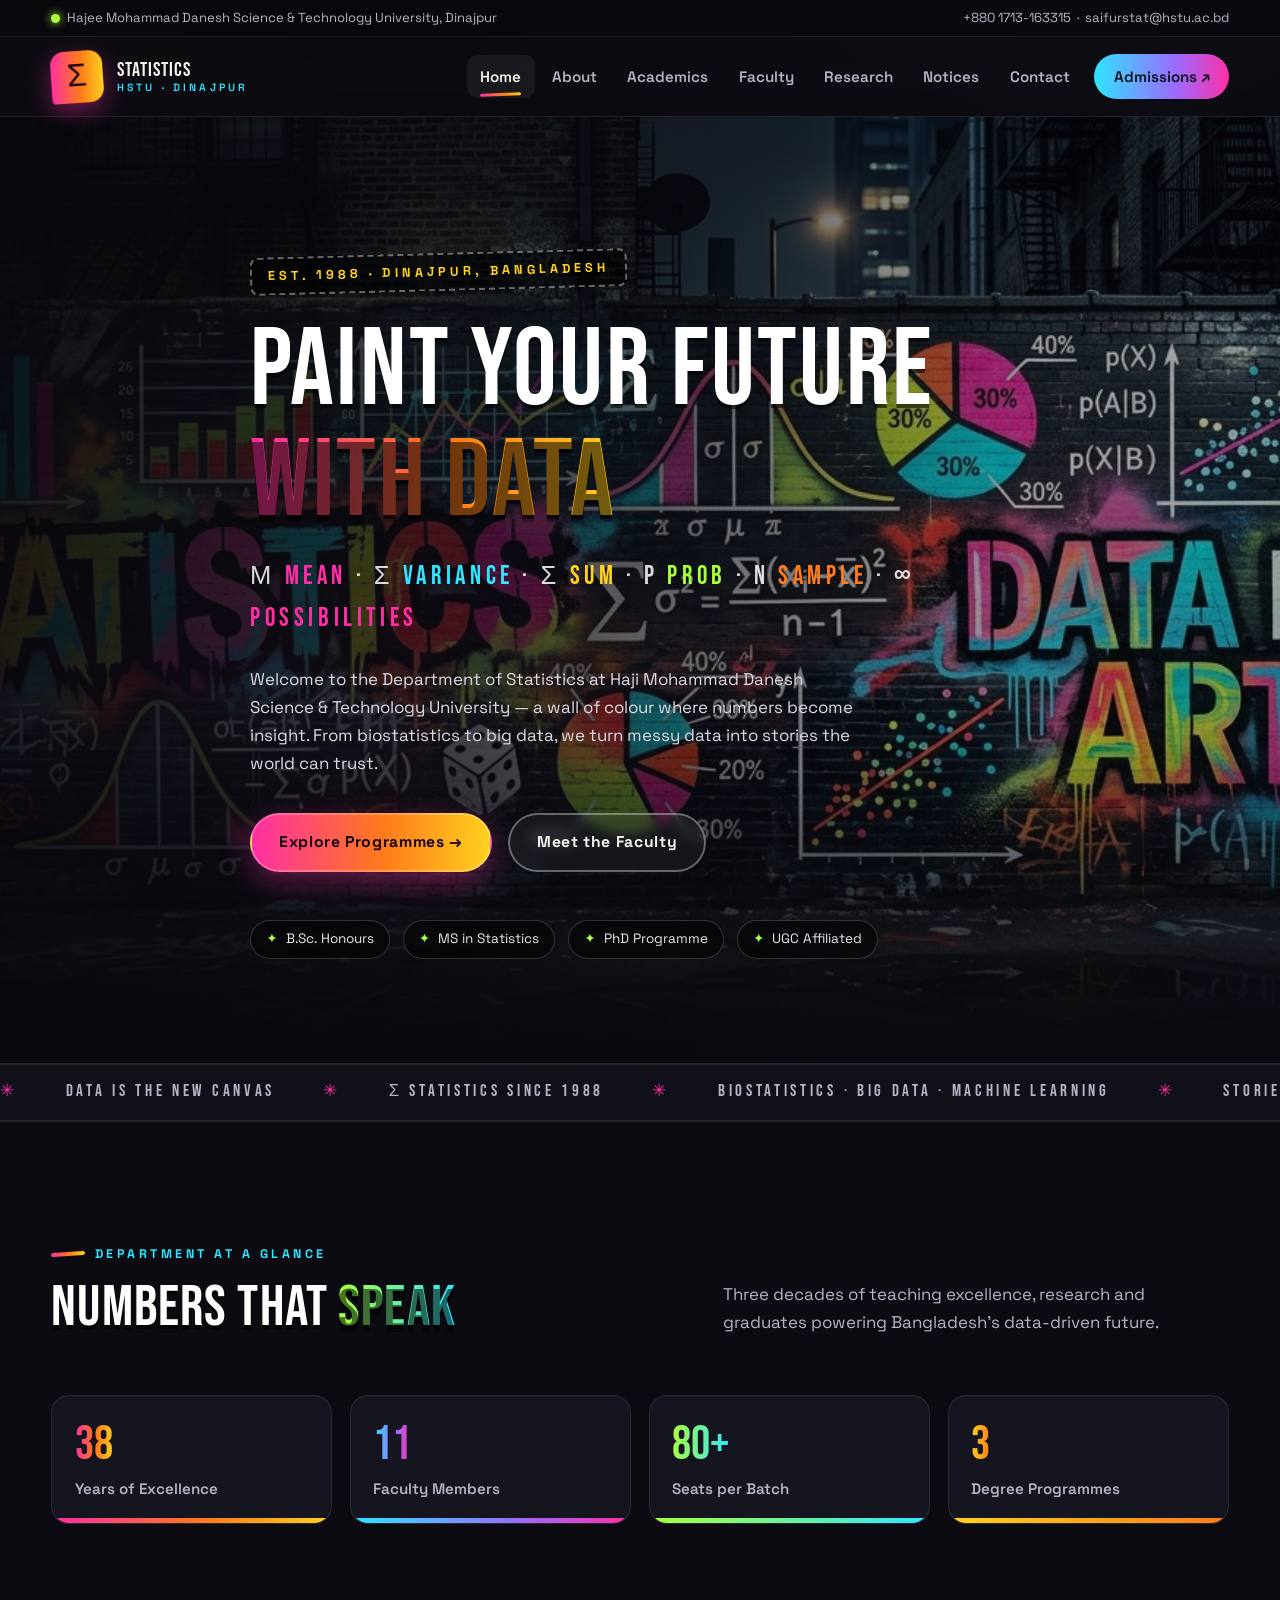
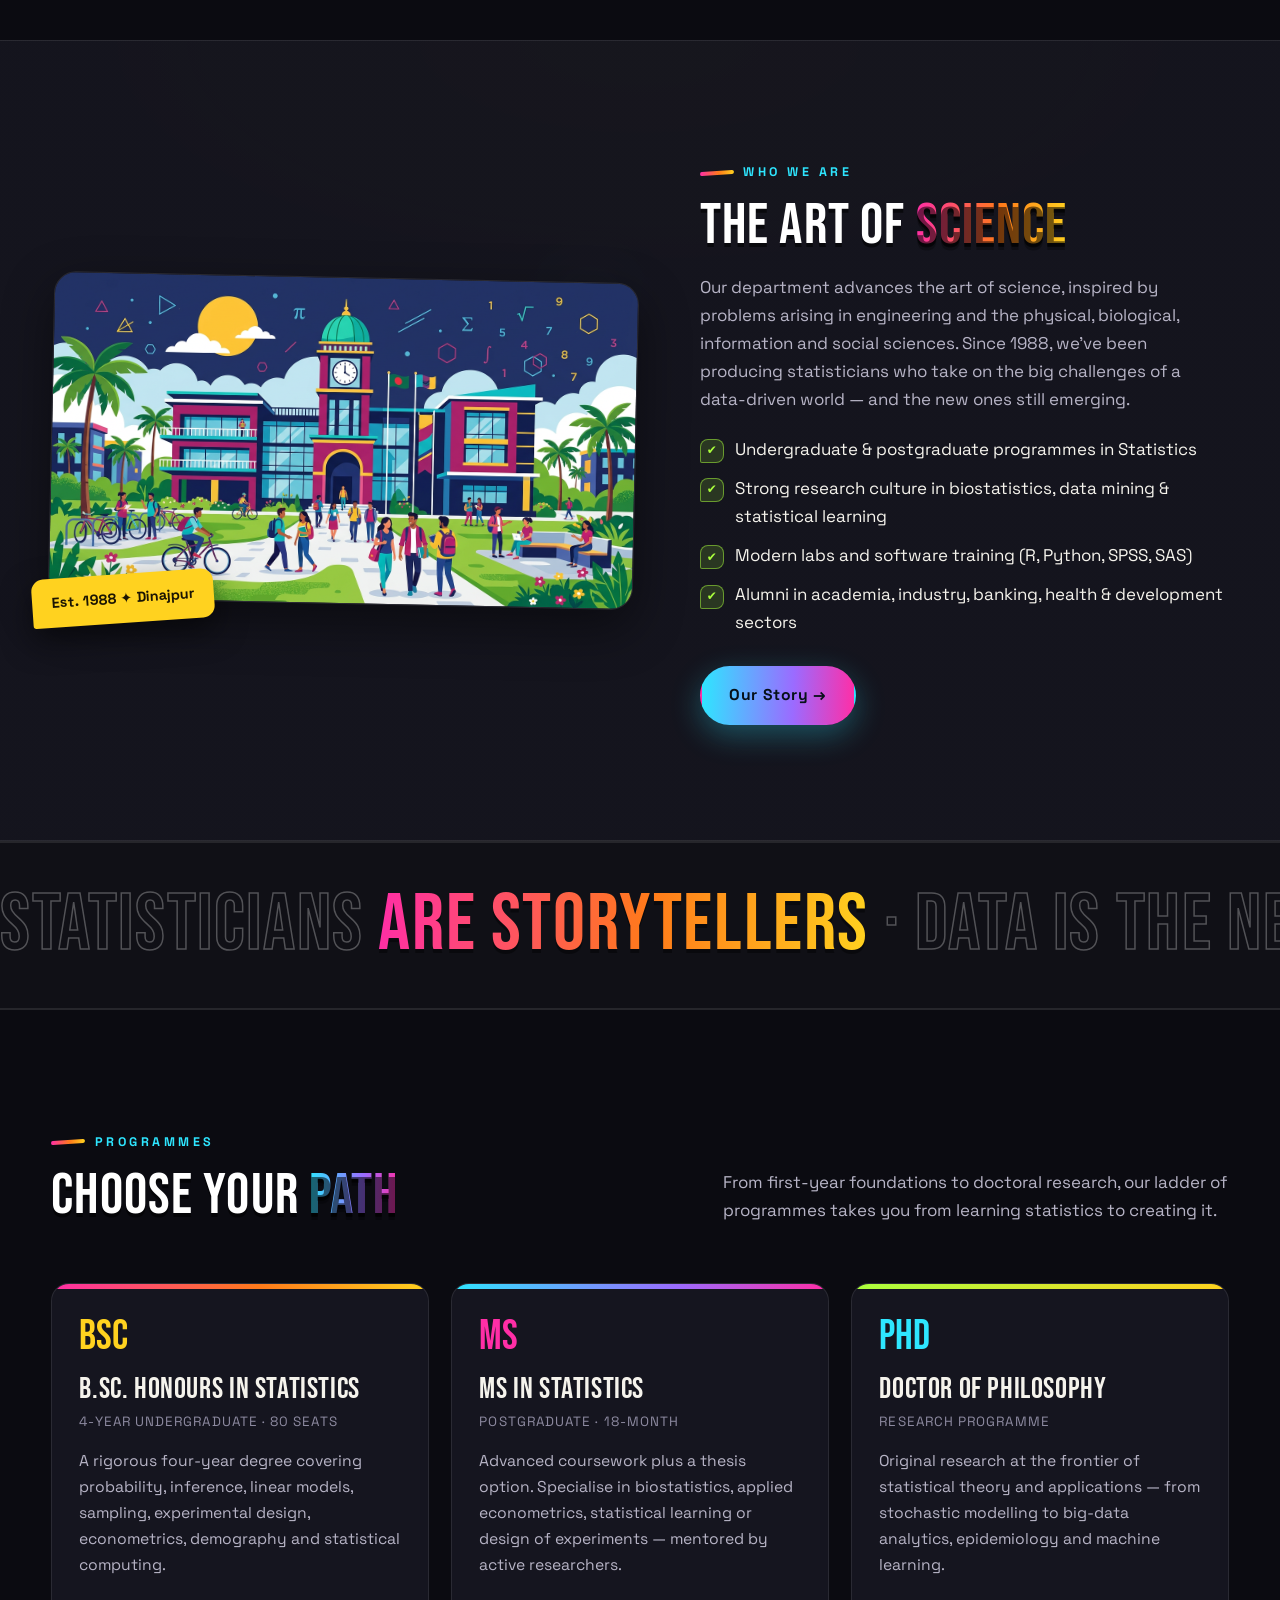
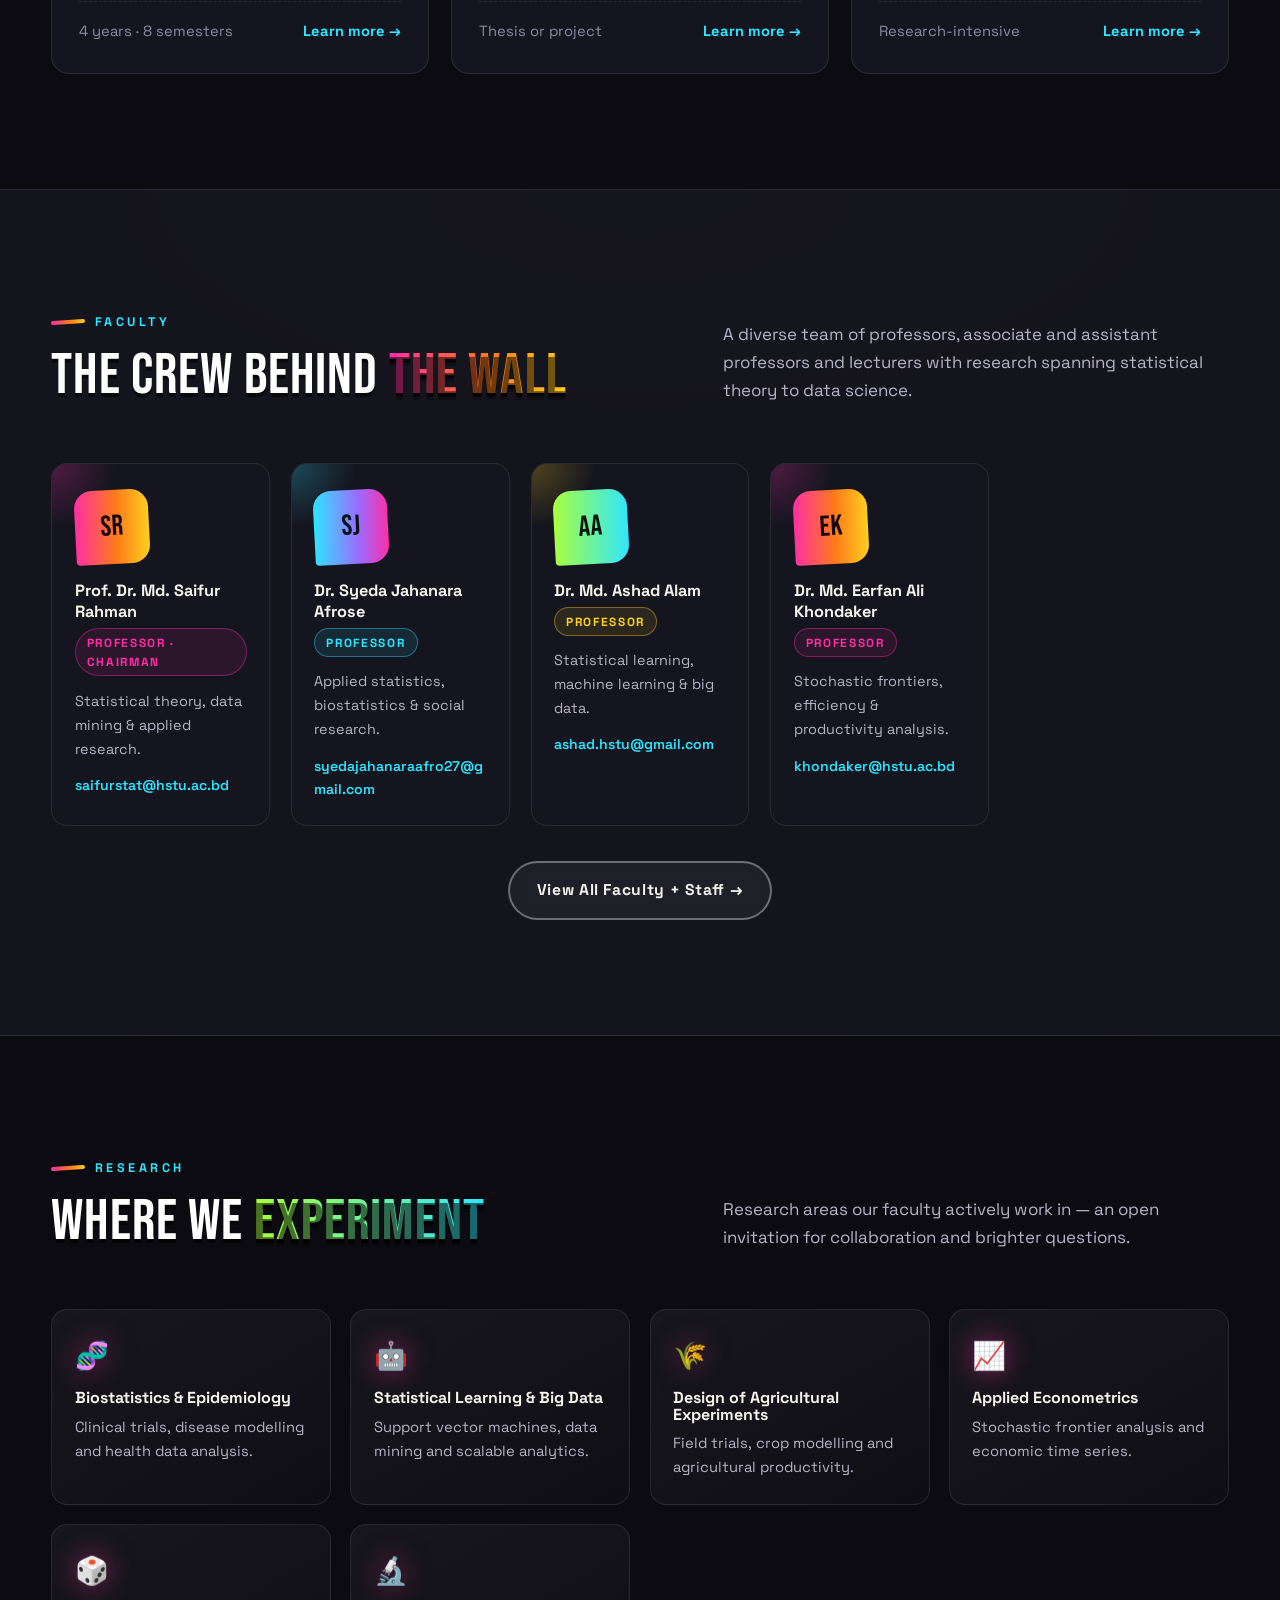
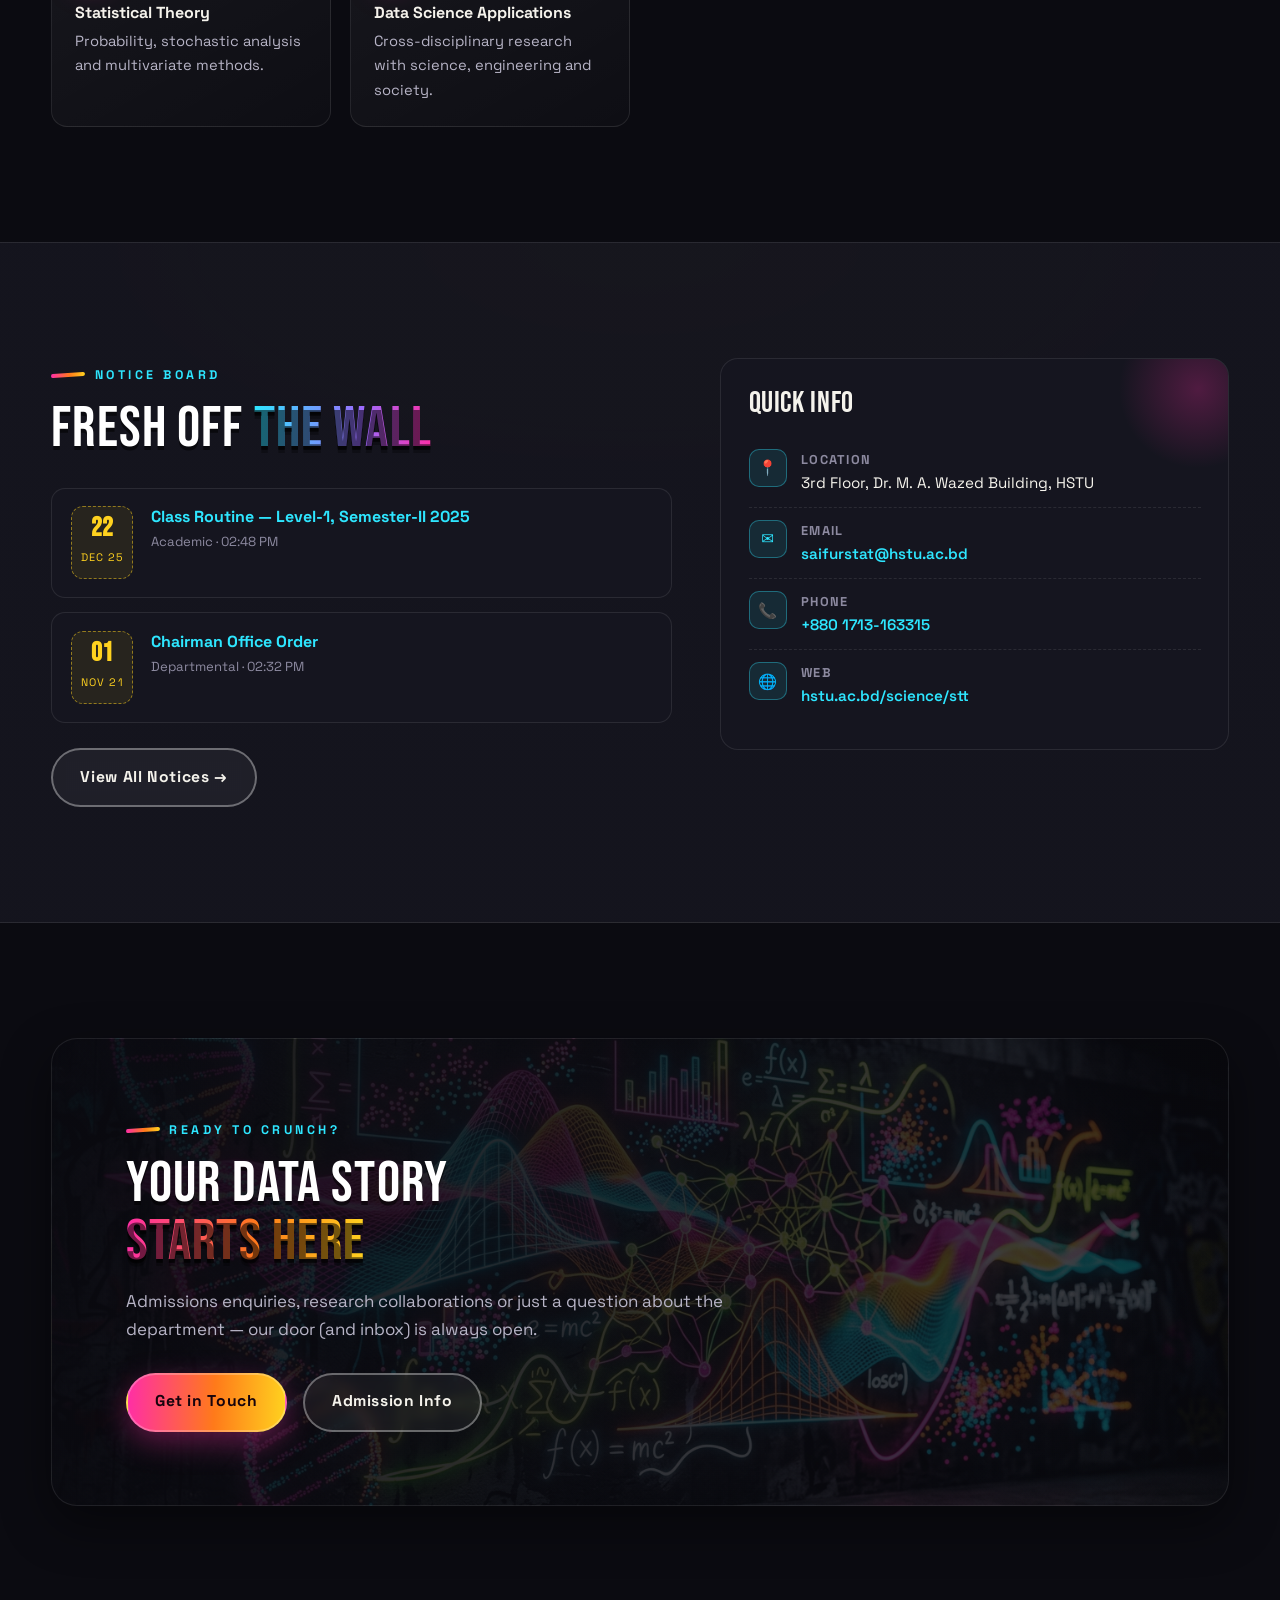
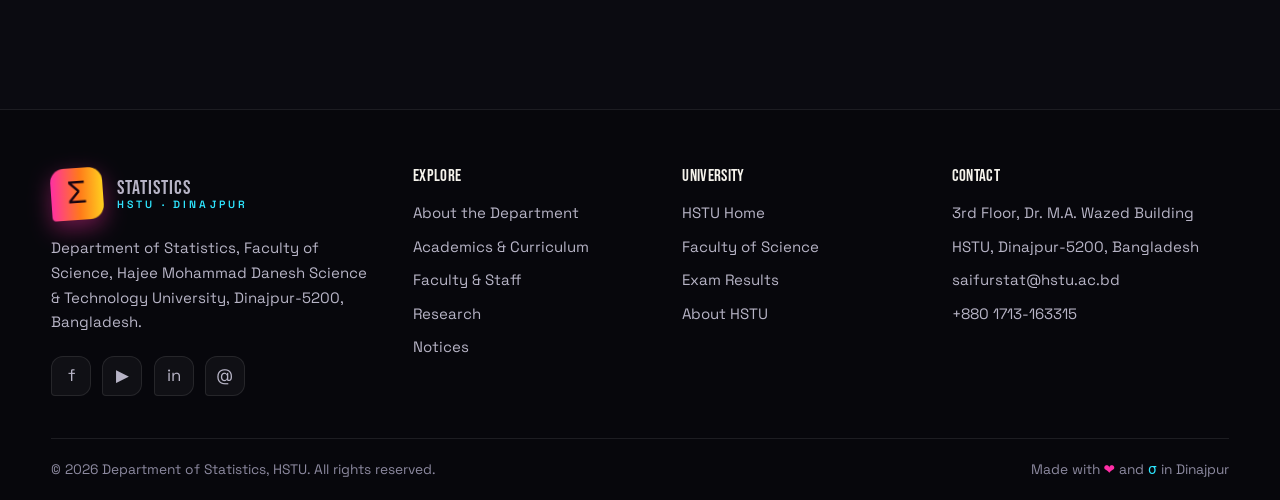
<file: index.html>
<!DOCTYPE html>
<html lang="en">
<head>
  <meta charset="UTF-8" />
  <meta name="viewport" content="width=device-width, initial-scale=1.0" />
  <title>Department of Statistics | HSTU — Dinajpur</title>
  <meta name="description" content="Official website of the Department of Statistics, Hajee Mohammad Danesh Science and Technology University (HSTU), Dinajpur, Bangladesh. B.Sc. (Hons.), MS and PhD programmes in Statistics." />
  <link rel="icon" href="data:image/svg+xml,<svg xmlns='http://www.w3.org/2000/svg' viewBox='0 0 100 100'><rect width='100' height='100' rx='20' fill='%23ff2ea6'/><text x='50' y='70' font-size='60' font-family='Arial Black' font-weight='900' text-anchor='middle' fill='%230b0b11'>Σ</text></svg>" />
  <link rel="preconnect" href="https://fonts.googleapis.com" />
  <link rel="preconnect" href="https://fonts.gstatic.com" crossorigin />
  <link href="https://fonts.googleapis.com/css2?family=Bebas+Neue&family=Space+Grotesk:wght@400;500;600;700&display=swap" rel="stylesheet" />
  <link rel="stylesheet" href="css/style.css" />
</head>
<body>
  <a class="skip-link" href="#main">Skip to content</a>

  <!-- Top utility bar -->
  <div class="topbar">
    <div class="container topbar-inner">
      <span class="topbar-flag"><span class="dot"></span> Hajee Mohammad Danesh Science &amp; Technology University, Dinajpur</span>
      <span>
        <a href="tel:+8801713163315">+880 1713-163315</a>
        &nbsp;·&nbsp;
        <a href="mailto:saifurstat@hstu.ac.bd">saifurstat@hstu.ac.bd</a>
      </span>
    </div>
  </div>

  <!-- Header -->
  <header class="site-header">
    <div class="container header-inner">
      <a class="brand" href="index.html">
        <span class="brand-logo">Σ</span>
        <span class="brand-name">Statistics<span>HSTU · Dinajpur</span></span>
      </a>

      <nav class="nav" id="primary-nav" aria-label="Main navigation">
        <a href="index.html" aria-current="page">Home</a>
        <a href="about.html">About</a>
        <a href="academics.html">Academics</a>
        <a href="faculty.html">Faculty</a>
        <a href="research.html">Research</a>
        <a href="notices.html">Notices</a>
        <a href="contact.html">Contact</a>
        <a class="nav-cta" href="academics.html#admission">Admissions ↗</a>
      </nav>

      <button class="nav-toggle" aria-expanded="false" aria-controls="primary-nav" aria-label="Toggle menu"><span class="icon-open">☰</span><span class="icon-close">✕</span></button>
    </div>
  </header>
  <div class="nav-overlay"></div>

  <main id="main">
    <!-- ============ HERO ============ -->
    <section class="hero">
      <div class="hero-bg" role="img" aria-label="Graffiti mural of statistics symbols: bar charts, bell curves, pie charts and painted STATISTICS lettering"></div>
      <div class="container hero-content">
        <span class="hero-spray">Est. 1988 · Dinajpur, Bangladesh</span>
        <h1 class="paint-h1">Paint Your Future <span class="tag">with Data</span></h1>
        <p class="hero-tagz"><b>μ</b> <span class="t-m">mean</span> · <b>σ</b> <span class="t-c">variance</span> · <b>Σ</b> <span class="t-y">sum</span> · <b>p</b> <span class="t-l">prob</span> · <b>n</b> <span class="t-o">sample</span> · <b>∞</b> <span class="t-m">possibilities</span></p>
        <p class="hero-lede">
          Welcome to the Department of Statistics at Haji Mohammad Danesh Science &amp; Technology University —
          a wall of colour where numbers become insight. From biostatistics to big data, we turn messy data into stories the world can trust.
        </p>
        <div class="hero-ctas">
          <a class="btn btn--primary" href="academics.html">Explore Programmes →</a>
          <a class="btn btn--ghost" href="faculty.html">Meet the Faculty</a>
        </div>
        <div class="hero-badges">
          <span class="badge"><i>✦</i> B.Sc. Honours</span>
          <span class="badge"><i>✦</i> MS in Statistics</span>
          <span class="badge"><i>✦</i> PhD Programme</span>
          <span class="badge"><i>✦</i> UGC Affiliated</span>
        </div>
      </div>
    </section>

    <!-- Ticker -->
    <div class="ticker" aria-hidden="true">
      <div class="ticker-track">
        <span>Data is the new canvas</span>
        <span>Σ Statistics since 1988</span>
        <span>Biostatistics · Big Data · Machine Learning</span>
        <span>Stories hidden in numbers</span>
        <span>Dinajpur · Bangladesh</span>
      </div>
    </div>

    <!-- ============ QUICK STATS ============ -->
    <section class="section" aria-labelledby="stats-h">
      <div class="container">
        <div class="section-head reveal">
          <div>
            <span class="eyebrow">Department at a glance</span>
            <h2 id="stats-h" class="paint-h2">Numbers that <span class="tag tag--lime">speak</span></h2>
          </div>
          <p>Three decades of teaching excellence, research and graduates powering Bangladesh's data-driven future.</p>
        </div>

        <div class="stats-grid">
          <div class="stat-card reveal">
            <span class="stat-num" data-count="38">0</span>
            <span class="stat-label">Years of Excellence</span>
          </div>
          <div class="stat-card reveal">
            <span class="stat-num" data-count="11">0</span>
            <span class="stat-label">Faculty Members</span>
          </div>
          <div class="stat-card reveal">
            <span class="stat-num" data-count="80" data-suffix="+">0</span>
            <span class="stat-label">Seats per Batch</span>
          </div>
          <div class="stat-card reveal">
            <span class="stat-num" data-count="3">0</span>
            <span class="stat-label">Degree Programmes</span>
          </div>
        </div>
      </div>
    </section>

    <!-- ============ ABOUT PREVIEW ============ -->
    <section class="section section--tint" aria-labelledby="about-h">
      <div class="container about-grid">
        <div class="about-media reveal">
          <img src="assets/img/campus-illustration.png" alt="Colourful illustration of the HSTU campus building in Dinajpur" loading="lazy" />
          <span class="sticker">Est. 1988 ✦ Dinajpur</span>
        </div>
        <div class="about-copy reveal">
          <span class="eyebrow">Who we are</span>
          <h2 id="about-h" class="paint-h2">The Art of <span class="tag">Science</span></h2>
          <p style="margin-top:1.1rem;">
            Our department advances the art of science, inspired by problems arising in engineering and the physical, biological,
            information and social sciences. Since 1988, we've been producing statisticians who take on the big challenges of a
            data-driven world — and the new ones still emerging.
          </p>
          <ul class="check-list">
            <li>Undergraduate &amp; postgraduate programmes in Statistics</li>
            <li>Strong research culture in biostatistics, data mining &amp; statistical learning</li>
            <li>Modern labs and software training (R, Python, SPSS, SAS)</li>
            <li>Alumni in academia, industry, banking, health &amp; development sectors</li>
          </ul>
          <a class="btn btn--cool" href="about.html">Our Story →</a>
        </div>
      </div>
    </section>

    <!-- Big band -->
    <div class="big-band" aria-hidden="true">
      <div class="band-track">
        <h2>Statisticians <em>are storytellers</em> · data is the new canvas ·</h2>
        <h2>Statisticians <em>are storytellers</em> · data is the new canvas ·</h2>
      </div>
    </div>

    <!-- ============ PROGRAMMES ============ -->
    <section class="section" aria-labelledby="prog-h">
      <div class="container">
        <div class="section-head reveal">
          <div>
            <span class="eyebrow">Programmes</span>
            <h2 id="prog-h" class="paint-h2">Choose Your <span class="tag tag--cool">Path</span></h2>
          </div>
          <p>From first-year foundations to doctoral research, our ladder of programmes takes you from learning statistics to creating it.</p>
        </div>

        <div class="prog-grid">
          <article class="prog-card reveal">
            <div class="prog-icon">BSc</div>
            <h3>B.Sc. Honours in Statistics</h3>
            <p class="meta">4-year undergraduate · 80 seats</p>
            <p>
              A rigorous four-year degree covering probability, inference, linear models, sampling, experimental design,
              econometrics, demography and statistical computing.
            </p>
            <div class="prog-foot">
              <span>4 years · 8 semesters</span>
              <a href="academics.html#bsc">Learn more →</a>
            </div>
          </article>

          <article class="prog-card reveal">
            <div class="prog-icon">MS</div>
            <h3>MS in Statistics</h3>
            <p class="meta">Postgraduate · 18-month</p>
            <p>
              Advanced coursework plus a thesis option. Specialise in biostatistics, applied econometrics, statistical
              learning or design of experiments — mentored by active researchers.
            </p>
            <div class="prog-foot">
              <span>Thesis or project</span>
              <a href="academics.html#ms">Learn more →</a>
            </div>
          </article>

          <article class="prog-card reveal">
            <div class="prog-icon">PhD</div>
            <h3>Doctor of Philosophy</h3>
            <p class="meta">Research programme</p>
            <p>
              Original research at the frontier of statistical theory and applications — from stochastic modelling to
              big-data analytics, epidemiology and machine learning.
            </p>
            <div class="prog-foot">
              <span>Research-intensive</span>
              <a href="academics.html#phd">Learn more →</a>
            </div>
          </article>
        </div>
      </div>
    </section>

    <!-- ============ FACULTY PREVIEW ============ -->
    <section class="section section--tint" aria-labelledby="fac-h">
      <div class="container">
        <div class="section-head reveal">
          <div>
            <span class="eyebrow">Faculty</span>
            <h2 id="fac-h" class="paint-h2">The Crew Behind <span class="tag">the Wall</span></h2>
          </div>
          <p>A diverse team of professors, associate and assistant professors and lecturers with research spanning statistical theory to data science.</p>
        </div>

        <div class="fac-strip">
          <article class="fac-card reveal">
            <div class="fac-ava">SR</div>
            <h4>Prof. Dr. Md. Saifur Rahman</h4>
            <span class="fac-role">Professor · Chairman</span>
            <p>Statistical theory, data mining &amp; applied research.</p>
            <a class="mail" href="mailto:saifurstat@hstu.ac.bd">saifurstat@hstu.ac.bd</a>
          </article>

          <article class="fac-card reveal">
            <div class="fac-ava">SJ</div>
            <h4>Dr. Syeda Jahanara Afrose</h4>
            <span class="fac-role">Professor</span>
            <p>Applied statistics, biostatistics &amp; social research.</p>
            <a class="mail" href="mailto:syedajahanaraafro27@gmail.com">syedajahanaraafro27@gmail.com</a>
          </article>

          <article class="fac-card reveal">
            <div class="fac-ava">AA</div>
            <h4>Dr. Md. Ashad Alam</h4>
            <span class="fac-role">Professor</span>
            <p>Statistical learning, machine learning &amp; big data.</p>
            <a class="mail" href="mailto:ashad.hstu@gmail.com">ashad.hstu@gmail.com</a>
          </article>

          <article class="fac-card reveal">
            <div class="fac-ava">EK</div>
            <h4>Dr. Md. Earfan Ali Khondaker</h4>
            <span class="fac-role">Professor</span>
            <p>Stochastic frontiers, efficiency &amp; productivity analysis.</p>
            <a class="mail" href="mailto:khondaker@hstu.ac.bd">khondaker@hstu.ac.bd</a>
          </article>
        </div>

        <div style="margin-top:2.2rem; text-align:center;" class="reveal">
          <a class="btn btn--ghost" href="faculty.html">View All Faculty + Staff →</a>
        </div>
      </div>
    </section>

    <!-- ============ RESEARCH AREAS ============ -->
    <section class="section" aria-labelledby="res-h">
      <div class="container">
        <div class="section-head reveal">
          <div>
            <span class="eyebrow">Research</span>
            <h2 id="res-h" class="paint-h2">Where We <span class="tag tag--lime">Experiment</span></h2>
          </div>
          <p>Research areas our faculty actively work in — an open invitation for collaboration and brighter questions.</p>
        </div>

        <div class="res-grid">
          <div class="res-tile reveal"><span class="icon">🧬</span><h4>Biostatistics &amp; Epidemiology</h4><p>Clinical trials, disease modelling and health data analysis.</p></div>
          <div class="res-tile reveal"><span class="icon">🤖</span><h4>Statistical Learning &amp; Big Data</h4><p>Support vector machines, data mining and scalable analytics.</p></div>
          <div class="res-tile reveal"><span class="icon">🌾</span><h4>Design of Agricultural Experiments</h4><p>Field trials, crop modelling and agricultural productivity.</p></div>
          <div class="res-tile reveal"><span class="icon">📈</span><h4>Applied Econometrics</h4><p>Stochastic frontier analysis and economic time series.</p></div>
          <div class="res-tile reveal"><span class="icon">🎲</span><h4>Statistical Theory</h4><p>Probability, stochastic analysis and multivariate methods.</p></div>
          <div class="res-tile reveal"><span class="icon">🔬</span><h4>Data Science Applications</h4><p>Cross-disciplinary research with science, engineering and society.</p></div>
        </div>
      </div>
    </section>

    <!-- ============ NOTICES + CONTACT CARD ============ -->
    <section class="section section--tint" aria-labelledby="not-h">
      <div class="container notice-wrap">
        <div class="reveal">
          <span class="eyebrow">Notice board</span>
          <h2 id="not-h" class="paint-h2">Fresh off <span class="tag tag--cool">the Wall</span></h2>

          <div class="notice-list" style="margin-top:1.8rem;">
            <a class="notice-item" href="notices.html">
              <span class="notice-date"><b>22</b><span>Dec 25</span></span>
              <div>
                <h4>Class Routine — Level-1, Semester-II 2025</h4>
                <p class="n-meta">Academic · 02:48 PM</p>
              </div>
            </a>
            <a class="notice-item" href="notices.html">
              <span class="notice-date"><b>01</b><span>Nov 21</span></span>
              <div>
                <h4>Chairman Office Order</h4>
                <p class="n-meta">Departmental · 02:32 PM</p>
              </div>
            </a>
          </div>

          <div style="margin-top:1.6rem;">
            <a class="btn btn--ghost" href="notices.html">View All Notices →</a>
          </div>
        </div>

        <aside class="quick-card reveal">
          <h3>Quick Info</h3>
          <div class="quick-row">
            <span class="q-icon">📍</span>
            <div><b>Location</b>3rd Floor, Dr. M. A. Wazed Building, HSTU</div>
          </div>
          <div class="quick-row">
            <span class="q-icon">✉️</span>
            <div><b>Email</b><a href="mailto:saifurstat@hstu.ac.bd">saifurstat@hstu.ac.bd</a></div>
          </div>
          <div class="quick-row">
            <span class="q-icon">📞</span>
            <div><b>Phone</b><a href="tel:+8801713163315">+880 1713-163315</a></div>
          </div>
          <div class="quick-row">
            <span class="q-icon">🌐</span>
            <div><b>Web</b><a href="https://hstu.ac.bd/science/stt" target="_blank" rel="noopener">hstu.ac.bd/science/stt</a></div>
          </div>
        </aside>
      </div>
    </section>

    <!-- ============ CTA BAND ============ -->
    <section class="section" aria-labelledby="cta-h">
      <div class="container">
        <div class="cta-band reveal">
          <span class="eyebrow">Ready to crunch?</span>
          <h2 id="cta-h" class="paint-h2">Your data story <span class="tag">starts here</span></h2>
          <p>
            Admissions enquiries, research collaborations or just a question about the department —
            our door (and inbox) is always open.
          </p>
          <div class="hero-ctas">
            <a class="btn btn--primary" href="contact.html">Get in Touch</a>
            <a class="btn btn--ghost" href="academics.html#admission">Admission Info</a>
          </div>
        </div>
      </div>
    </section>
  </main>

  <!-- ============ FOOTER ============ -->
  <footer class="site-footer">
    <div class="container">
      <div class="footer-grid">
        <div class="footer-brand">
          <a class="brand" href="index.html">
            <span class="brand-logo">Σ</span>
            <span class="brand-name">Statistics<span>HSTU · Dinajpur</span></span>
          </a>
          <p>
            Department of Statistics, Faculty of Science,
            Hajee Mohammad Danesh Science &amp; Technology University, Dinajpur-5200, Bangladesh.
          </p>
          <div class="footer-socials" aria-label="Social links">
            <a href="#" aria-label="Facebook">f</a>
            <a href="#" aria-label="YouTube">▶</a>
            <a href="#" aria-label="LinkedIn">in</a>
            <a href="#" aria-label="Email">@</a>
          </div>
        </div>

        <nav aria-label="Footer — Explore">
          <h4>Explore</h4>
          <ul>
            <li><a href="about.html">About the Department</a></li>
            <li><a href="academics.html">Academics &amp; Curriculum</a></li>
            <li><a href="faculty.html">Faculty &amp; Staff</a></li>
            <li><a href="research.html">Research</a></li>
            <li><a href="notices.html">Notices</a></li>
          </ul>
        </nav>

        <nav aria-label="Footer — University">
          <h4>University</h4>
          <ul>
            <li><a href="https://hstu.ac.bd/" target="_blank" rel="noopener">HSTU Home</a></li>
            <li><a href="https://hstu.ac.bd/science" target="_blank" rel="noopener">Faculty of Science</a></li>
            <li><a href="https://hstu.ac.bd/page/exam_result" target="_blank" rel="noopener">Exam Results</a></li>
            <li><a href="https://hstu.ac.bd/about_us/overview" target="_blank" rel="noopener">About HSTU</a></li>
          </ul>
        </nav>

        <div>
          <h4>Contact</h4>
          <ul>
            <li>3rd Floor, Dr. M.A. Wazed Building</li>
            <li>HSTU, Dinajpur-5200, Bangladesh</li>
            <li><a href="mailto:saifurstat@hstu.ac.bd">saifurstat@hstu.ac.bd</a></li>
            <li><a href="tel:+8801713163315">+880 1713-163315</a></li>
          </ul>
        </div>
      </div>

      <div class="footer-bottom">
        <span>© <span id="year">2026</span> Department of Statistics, HSTU. All rights reserved.</span>
        <span>Made with <span style="color:var(--magenta)">❤</span> and <span style="color:var(--cyan)">σ</span> in Dinajpur</span>
      </div>
    </div>
  </footer>

  <button class="to-top" aria-label="Back to top">↑</button>

  <script src="js/main.js"></script>
</body>
</html>
</file>
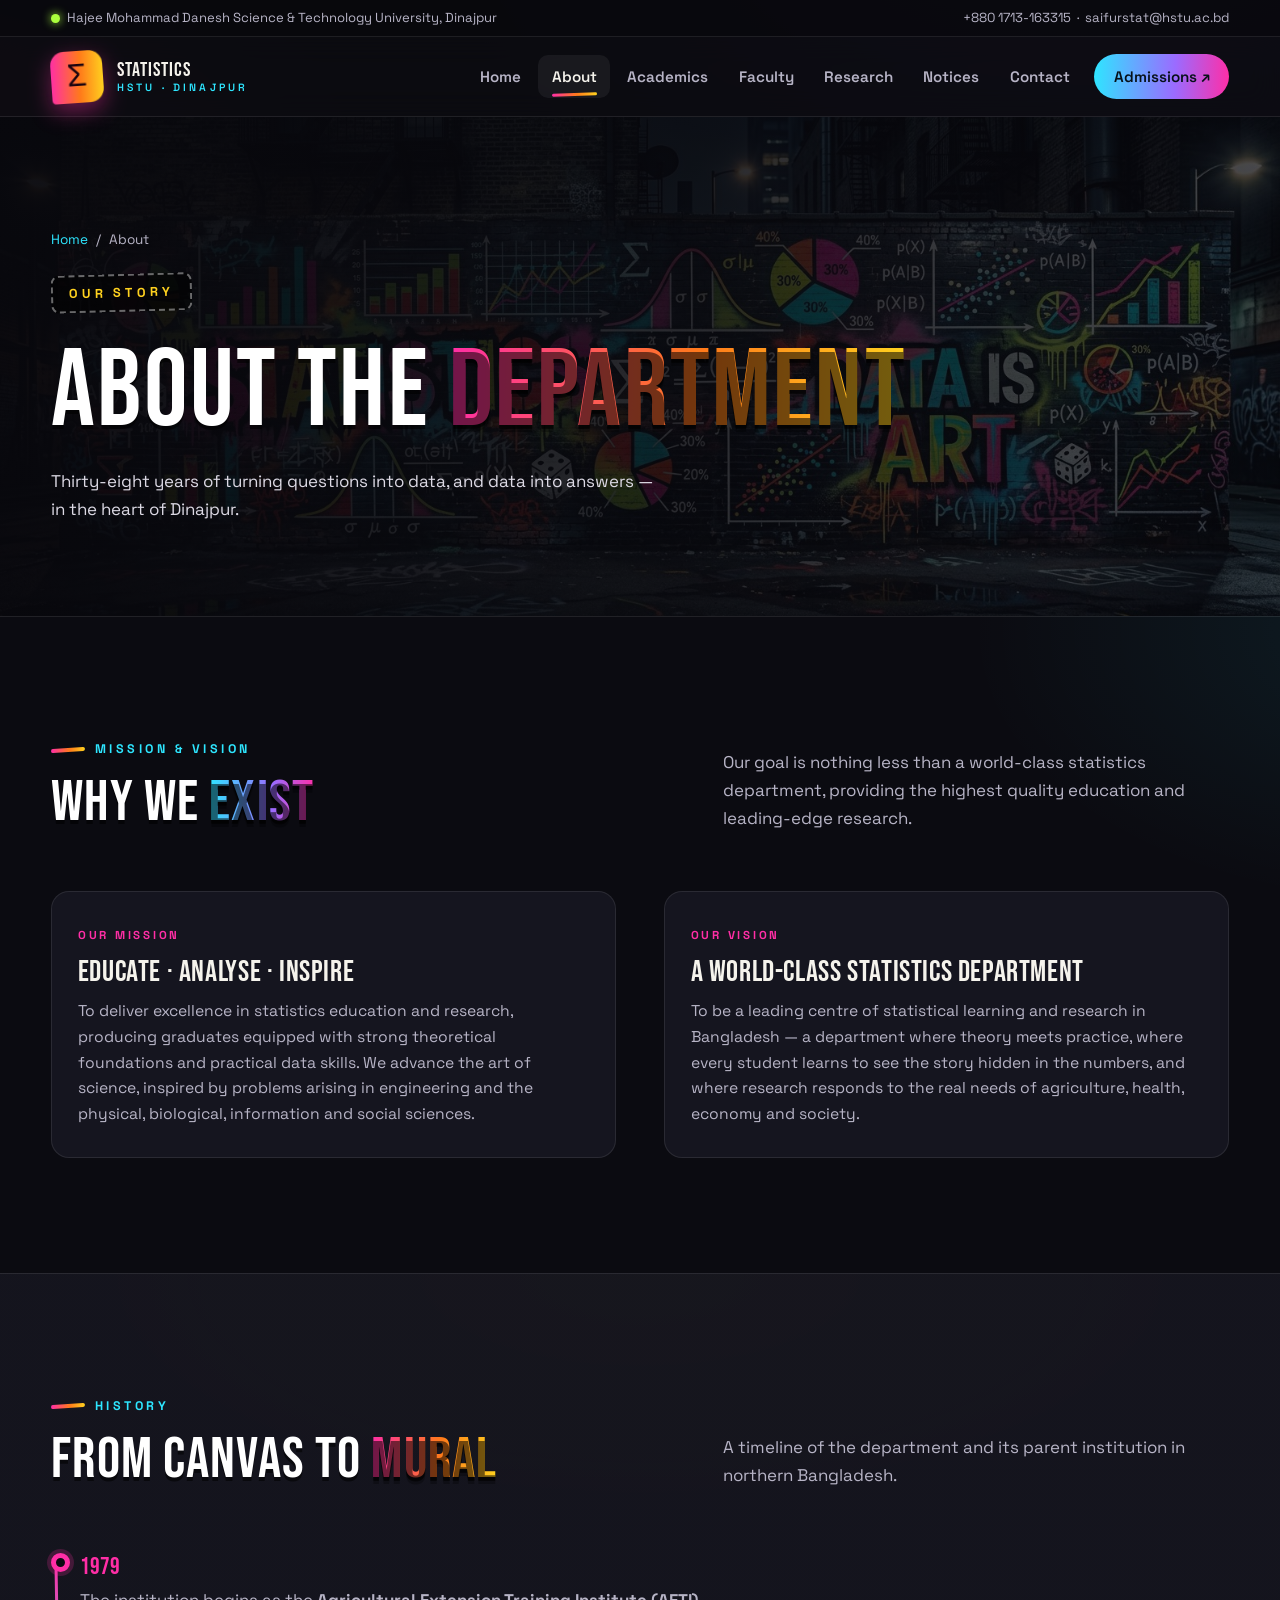
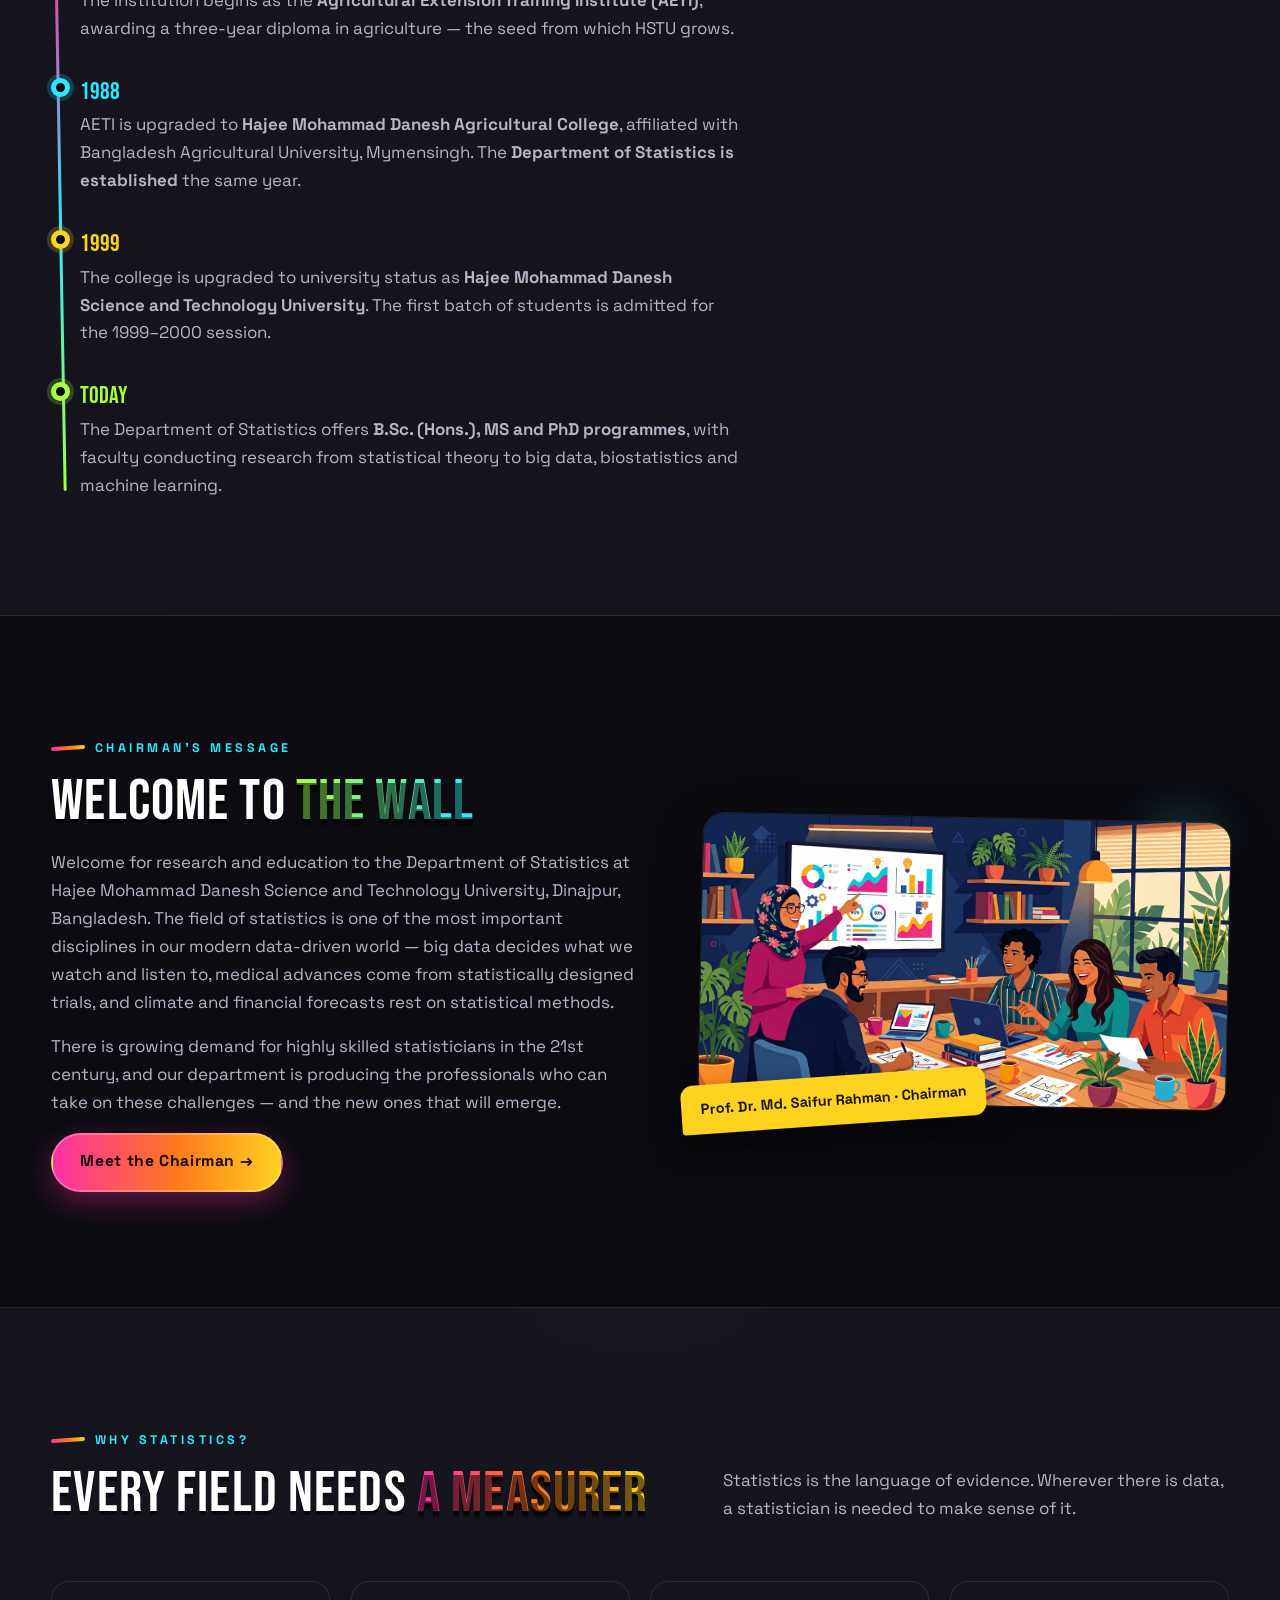
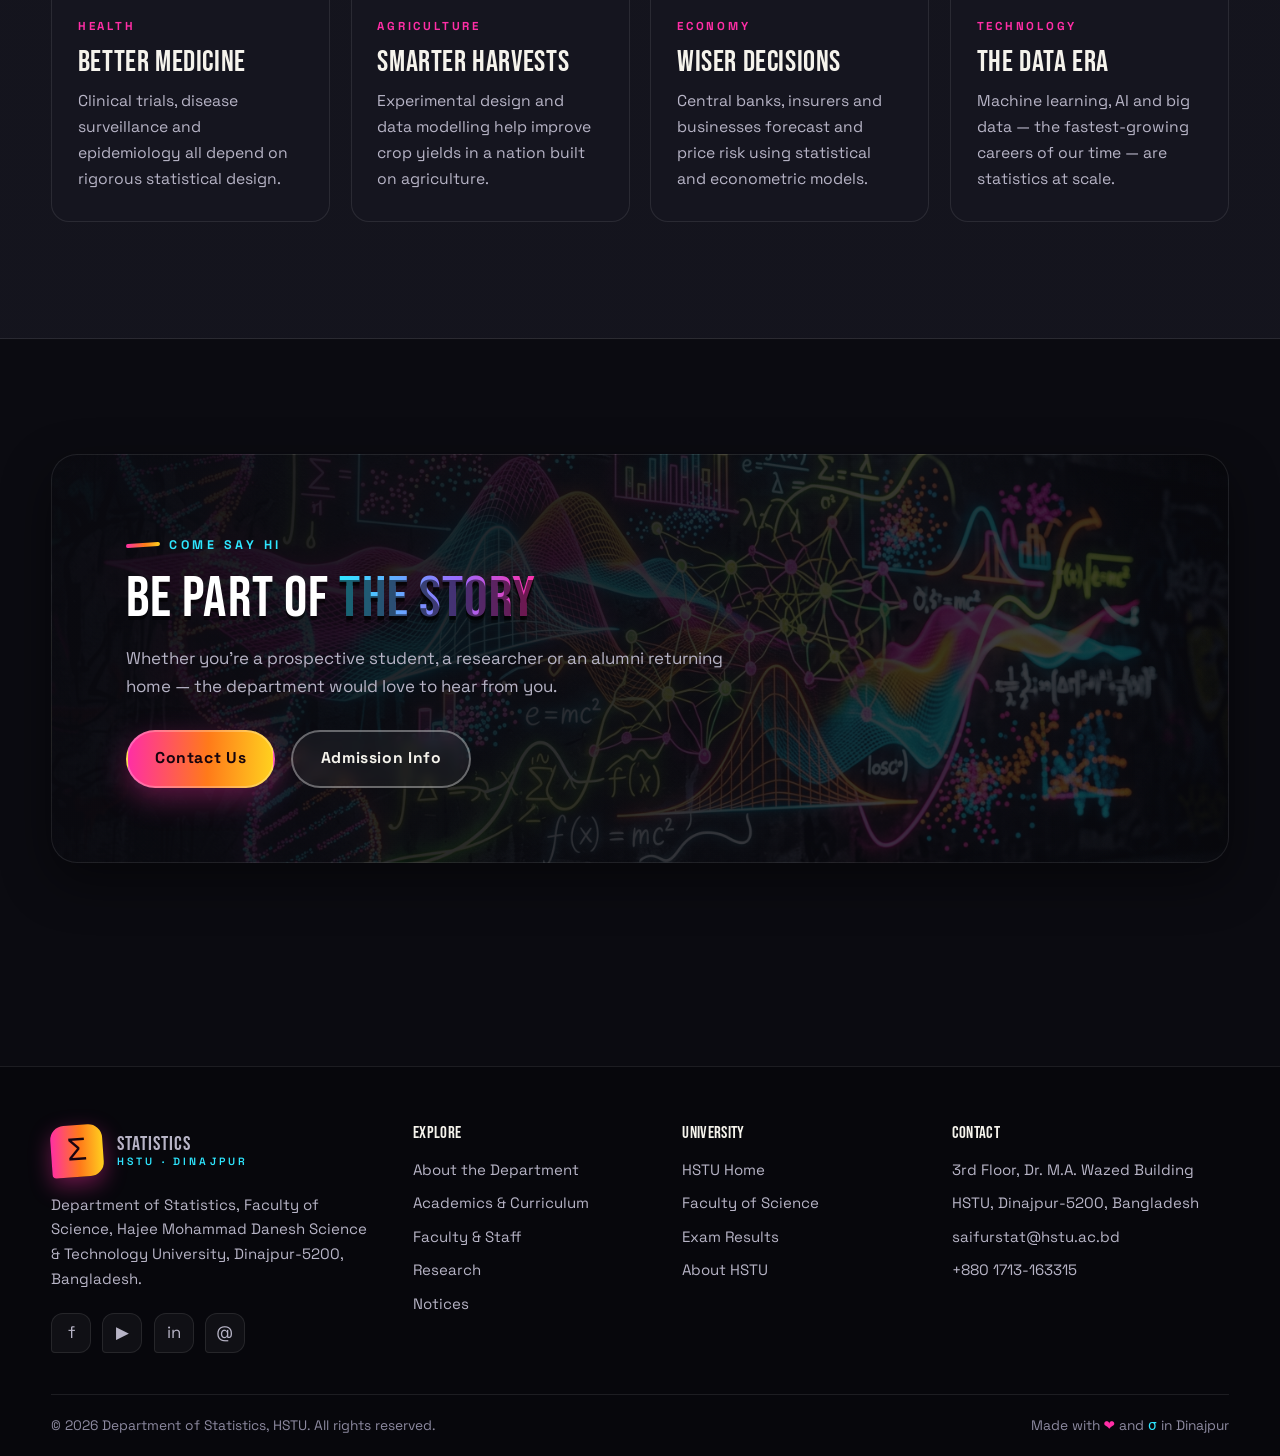
<file: about.html>
<!DOCTYPE html>
<html lang="en">
<head>
  <meta charset="UTF-8" />
  <meta name="viewport" content="width=device-width, initial-scale=1.0" />
  <title>About Us | Department of Statistics — HSTU</title>
  <meta name="description" content="About the Department of Statistics at HSTU, Dinajpur — its history, mission, vision and story since 1988." />
  <link rel="icon" href="data:image/svg+xml,<svg xmlns='http://www.w3.org/2000/svg' viewBox='0 0 100 100'><rect width='100' height='100' rx='20' fill='%23ff2ea6'/><text x='50' y='70' font-size='60' font-family='Arial Black' font-weight='900' text-anchor='middle' fill='%230b0b11'>Σ</text></svg>" />
  <link rel="preconnect" href="https://fonts.googleapis.com" />
  <link rel="preconnect" href="https://fonts.gstatic.com" crossorigin />
  <link href="https://fonts.googleapis.com/css2?family=Bebas+Neue&family=Space+Grotesk:wght@400;500;600;700&display=swap" rel="stylesheet" />
  <link rel="stylesheet" href="css/style.css" />
</head>
<body>
  <a class="skip-link" href="#main">Skip to content</a>

  <div class="topbar">
    <div class="container topbar-inner">
      <span class="topbar-flag"><span class="dot"></span> Hajee Mohammad Danesh Science &amp; Technology University, Dinajpur</span>
      <span>
        <a href="tel:+8801713163315">+880 1713-163315</a>
        &nbsp;·&nbsp;
        <a href="mailto:saifurstat@hstu.ac.bd">saifurstat@hstu.ac.bd</a>
      </span>
    </div>
  </div>

  <header class="site-header">
    <div class="container header-inner">
      <a class="brand" href="index.html">
        <span class="brand-logo">Σ</span>
        <span class="brand-name">Statistics<span>HSTU · Dinajpur</span></span>
      </a>
      <nav class="nav" id="primary-nav" aria-label="Main navigation">
        <a href="index.html">Home</a>
        <a href="about.html" aria-current="page">About</a>
        <a href="academics.html">Academics</a>
        <a href="faculty.html">Faculty</a>
        <a href="research.html">Research</a>
        <a href="notices.html">Notices</a>
        <a href="contact.html">Contact</a>
        <a class="nav-cta" href="academics.html#admission">Admissions ↗</a>
      </nav>
      <button class="nav-toggle" aria-expanded="false" aria-controls="primary-nav" aria-label="Toggle menu"><span class="icon-open">☰</span><span class="icon-close">✕</span></button>
    </div>
  </header>
  <div class="nav-overlay"></div>

  <main id="main">
    <!-- Page hero -->
    <section class="page-hero">
      <div class="container">
        <nav class="crumbs" aria-label="Breadcrumb">
          <a href="index.html">Home</a> <span>/</span> <span>About</span>
        </nav>
        <span class="hero-spray">Our story</span>
        <h1 class="paint-h1">About the <span class="tag">Department</span></h1>
        <p class="hero-lede" style="margin-top:1.2rem;">Thirty-eight years of turning questions into data, and data into answers — in the heart of Dinajpur.</p>
      </div>
    </section>

    <!-- Mission / Vision -->
    <section class="section" aria-labelledby="mv-h">
      <div class="container">
        <div class="section-head reveal">
          <div>
            <span class="eyebrow">Mission &amp; Vision</span>
            <h2 id="mv-h" class="paint-h2">Why We <span class="tag tag--cool">Exist</span></h2>
          </div>
          <p>Our goal is nothing less than a world-class statistics department, providing the highest quality education and leading-edge research.</p>
        </div>

        <div class="two-col">
          <article class="card reveal">
            <span class="kicker">Our Mission</span>
            <h3>Educate · Analyse · Inspire</h3>
            <p>
              To deliver excellence in statistics education and research, producing graduates equipped with strong
              theoretical foundations and practical data skills. We advance the art of science, inspired by problems
              arising in engineering and the physical, biological, information and social sciences.
            </p>
          </article>
          <article class="card reveal">
            <span class="kicker">Our Vision</span>
            <h3>A World-Class Statistics Department</h3>
            <p>
              To be a leading centre of statistical learning and research in Bangladesh — a department where theory meets
              practice, where every student learns to see the story hidden in the numbers, and where research responds to
              the real needs of agriculture, health, economy and society.
            </p>
          </article>
        </div>
      </div>
    </section>

    <!-- History timeline -->
    <section class="section section--tint" aria-labelledby="hist-h">
      <div class="container">
        <div class="section-head reveal">
          <div>
            <span class="eyebrow">History</span>
            <h2 id="hist-h" class="paint-h2">From Canvas to <span class="tag">Mural</span></h2>
          </div>
          <p>A timeline of the department and its parent institution in northern Bangladesh.</p>
        </div>

        <div class="timeline">
          <div class="tl-item reveal">
            <span class="year">1979</span>
            <p>
              The institution begins as the <b>Agricultural Extension Training Institute (AETI)</b>, awarding a three-year
              diploma in agriculture — the seed from which HSTU grows.
            </p>
          </div>
          <div class="tl-item reveal">
            <span class="year">1988</span>
            <p>
              AETI is upgraded to <b>Hajee Mohammad Danesh Agricultural College</b>, affiliated with Bangladesh Agricultural
              University, Mymensingh. The <b>Department of Statistics is established</b> the same year.
            </p>
          </div>
          <div class="tl-item reveal">
            <span class="year">1999</span>
            <p>
              The college is upgraded to university status as <b>Hajee Mohammad Danesh Science and Technology University</b>.
              The first batch of students is admitted for the 1999–2000 session.
            </p>
          </div>
          <div class="tl-item reveal">
            <span class="year">Today</span>
            <p>
              The Department of Statistics offers <b>B.Sc. (Hons.), MS and PhD programmes</b>, with faculty conducting
              research from statistical theory to big data, biostatistics and machine learning.
            </p>
          </div>
        </div>
      </div>
    </section>

    <!-- Chairman message -->
    <section class="section" aria-labelledby="chair-h">
      <div class="container about-grid">
        <div class="about-copy reveal">
          <span class="eyebrow">Chairman's Message</span>
          <h2 id="chair-h" class="paint-h2">Welcome to <span class="tag tag--lime">the Wall</span></h2>
          <p style="margin-top:1.1rem;">
            Welcome for research and education to the Department of Statistics at Hajee Mohammad Danesh Science and
            Technology University, Dinajpur, Bangladesh. The field of statistics is one of the most important disciplines in
            our modern data-driven world — big data decides what we watch and listen to, medical advances come from
            statistically designed trials, and climate and financial forecasts rest on statistical methods.
          </p>
          <p>
            There is growing demand for highly skilled statisticians in the 21st century, and our department is producing the
            professionals who can take on these challenges — and the new ones that will emerge.
          </p>
          <a class="btn btn--primary" href="faculty.html">Meet the Chairman →</a>
        </div>
        <div class="about-media reveal">
          <img src="assets/img/students-club.png" alt="Illustration of statistics students and a professor collaborating around charts and laptops" loading="lazy" />
          <span class="sticker">Prof. Dr. Md. Saifur Rahman · Chairman</span>
        </div>
      </div>
    </section>

    <!-- Why statistics -->
    <section class="section section--tint" aria-labelledby="why-h">
      <div class="container">
        <div class="section-head reveal">
          <div>
            <span class="eyebrow">Why statistics?</span>
            <h2 id="why-h" class="paint-h2">Every Field Needs <span class="tag">a Measurer</span></h2>
          </div>
          <p>Statistics is the language of evidence. Wherever there is data, a statistician is needed to make sense of it.</p>
        </div>

        <div class="flow-4" style="grid-template-columns: repeat(auto-fit, minmax(240px, 1fr));">
          <article class="card reveal">
            <span class="kicker">Health</span>
            <h3>Better Medicine</h3>
            <p>Clinical trials, disease surveillance and epidemiology all depend on rigorous statistical design.</p>
          </article>
          <article class="card reveal">
            <span class="kicker">Agriculture</span>
            <h3>Smarter Harvests</h3>
            <p>Experimental design and data modelling help improve crop yields in a nation built on agriculture.</p>
          </article>
          <article class="card reveal">
            <span class="kicker">Economy</span>
            <h3>Wiser Decisions</h3>
            <p>Central banks, insurers and businesses forecast and price risk using statistical and econometric models.</p>
          </article>
          <article class="card reveal">
            <span class="kicker">Technology</span>
            <h3>The Data Era</h3>
            <p>Machine learning, AI and big data — the fastest-growing careers of our time — are statistics at scale.</p>
          </article>
        </div>
      </div>
    </section>

    <!-- CTA -->
    <section class="section" aria-labelledby="cta-h">
      <div class="container">
        <div class="cta-band reveal">
          <span class="eyebrow">Come say hi</span>
          <h2 id="cta-h" class="paint-h2">Be part of <span class="tag tag--cool">the story</span></h2>
          <p>Whether you're a prospective student, a researcher or an alumni returning home — the department would love to hear from you.</p>
          <div class="hero-ctas">
            <a class="btn btn--primary" href="contact.html">Contact Us</a>
            <a class="btn btn--ghost" href="academics.html#admission">Admission Info</a>
          </div>
        </div>
      </div>
    </section>
  </main>

  <footer class="site-footer">
    <div class="container">
      <div class="footer-grid">
        <div class="footer-brand">
          <a class="brand" href="index.html">
            <span class="brand-logo">Σ</span>
            <span class="brand-name">Statistics<span>HSTU · Dinajpur</span></span>
          </a>
          <p>Department of Statistics, Faculty of Science, Hajee Mohammad Danesh Science &amp; Technology University, Dinajpur-5200, Bangladesh.</p>
          <div class="footer-socials" aria-label="Social links">
            <a href="#" aria-label="Facebook">f</a>
            <a href="#" aria-label="YouTube">▶</a>
            <a href="#" aria-label="LinkedIn">in</a>
            <a href="#" aria-label="Email">@</a>
          </div>
        </div>
        <nav aria-label="Footer — Explore">
          <h4>Explore</h4>
          <ul>
            <li><a href="about.html">About the Department</a></li>
            <li><a href="academics.html">Academics &amp; Curriculum</a></li>
            <li><a href="faculty.html">Faculty &amp; Staff</a></li>
            <li><a href="research.html">Research</a></li>
            <li><a href="notices.html">Notices</a></li>
          </ul>
        </nav>
        <nav aria-label="Footer — University">
          <h4>University</h4>
          <ul>
            <li><a href="https://hstu.ac.bd/" target="_blank" rel="noopener">HSTU Home</a></li>
            <li><a href="https://hstu.ac.bd/science" target="_blank" rel="noopener">Faculty of Science</a></li>
            <li><a href="https://hstu.ac.bd/page/exam_result" target="_blank" rel="noopener">Exam Results</a></li>
            <li><a href="https://hstu.ac.bd/about_us/overview" target="_blank" rel="noopener">About HSTU</a></li>
          </ul>
        </nav>
        <div>
          <h4>Contact</h4>
          <ul>
            <li>3rd Floor, Dr. M.A. Wazed Building</li>
            <li>HSTU, Dinajpur-5200, Bangladesh</li>
            <li><a href="mailto:saifurstat@hstu.ac.bd">saifurstat@hstu.ac.bd</a></li>
            <li><a href="tel:+8801713163315">+880 1713-163315</a></li>
          </ul>
        </div>
      </div>
      <div class="footer-bottom">
        <span>© <span id="year">2026</span> Department of Statistics, HSTU. All rights reserved.</span>
        <span>Made with <span style="color:var(--magenta)">❤</span> and <span style="color:var(--cyan)">σ</span> in Dinajpur</span>
      </div>
    </div>
  </footer>

  <button class="to-top" aria-label="Back to top">↑</button>
  <script src="js/main.js"></script>
</body>
</html>
</file>
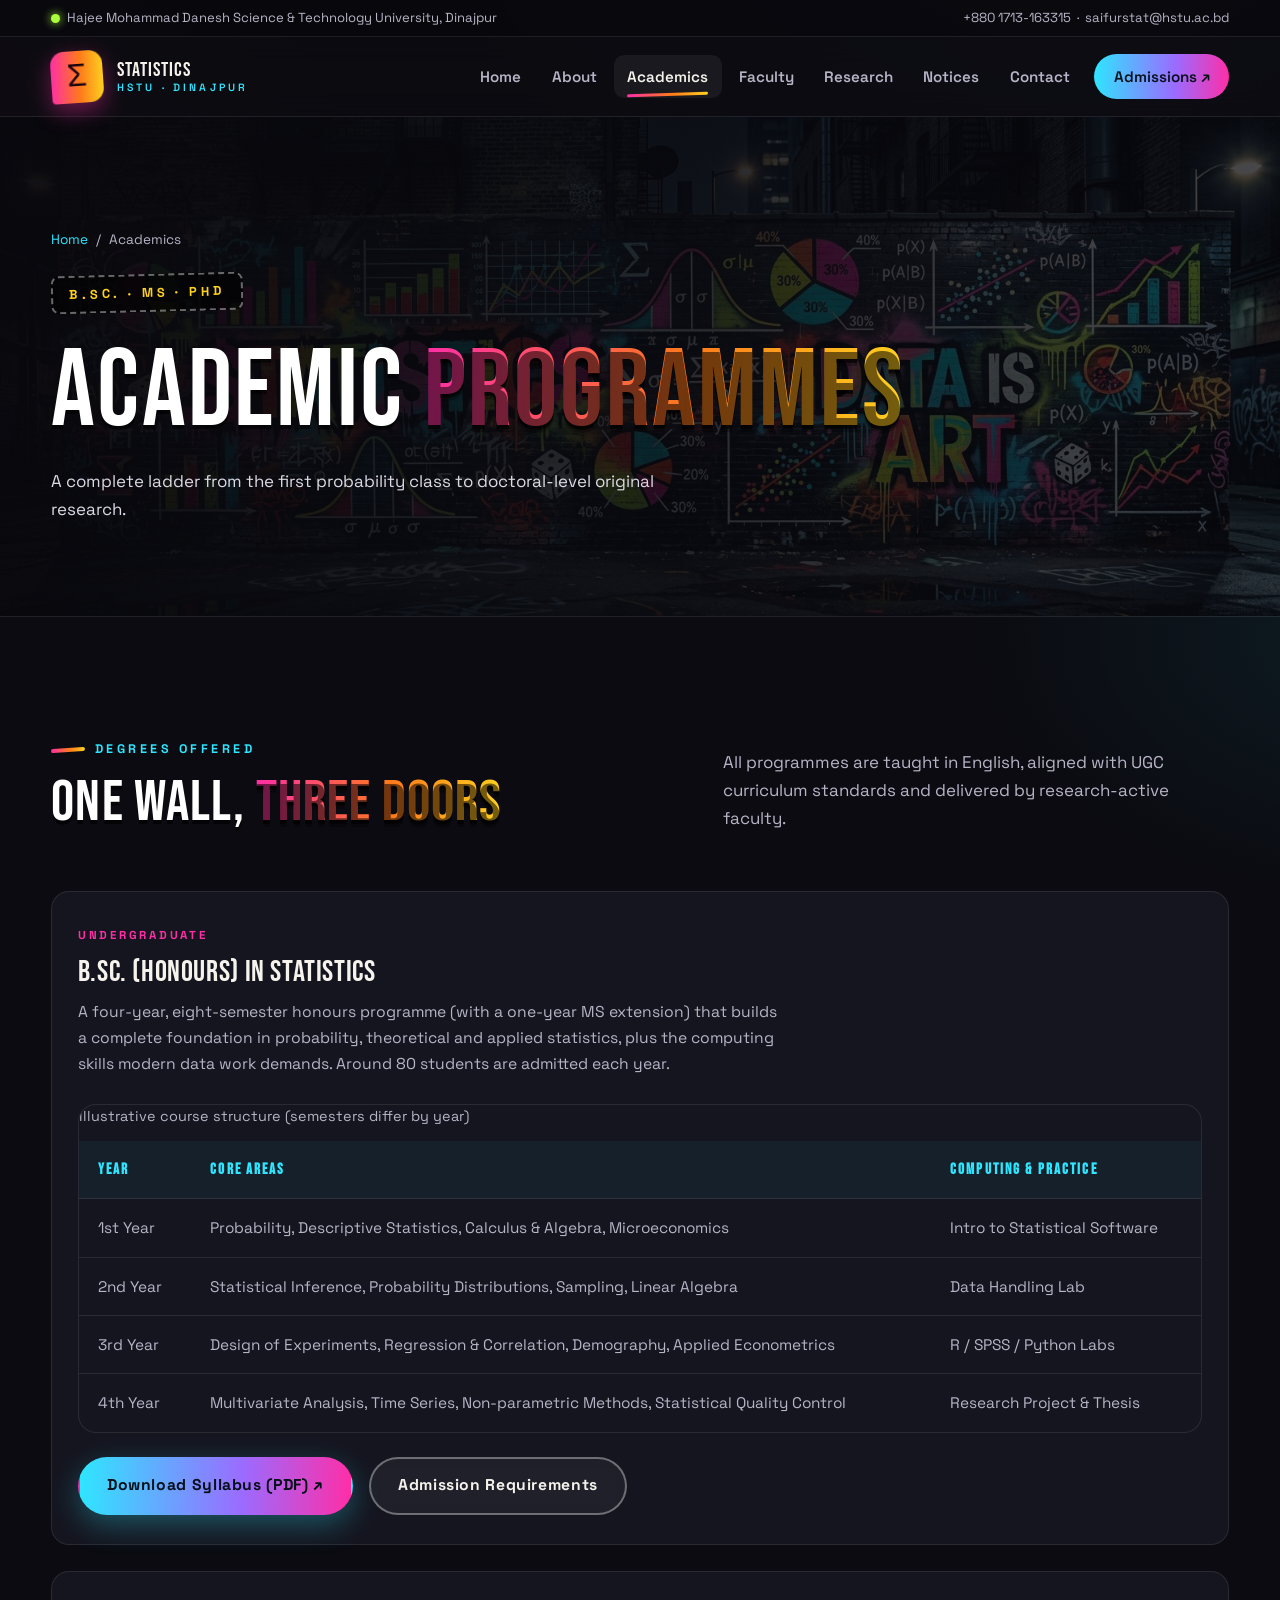
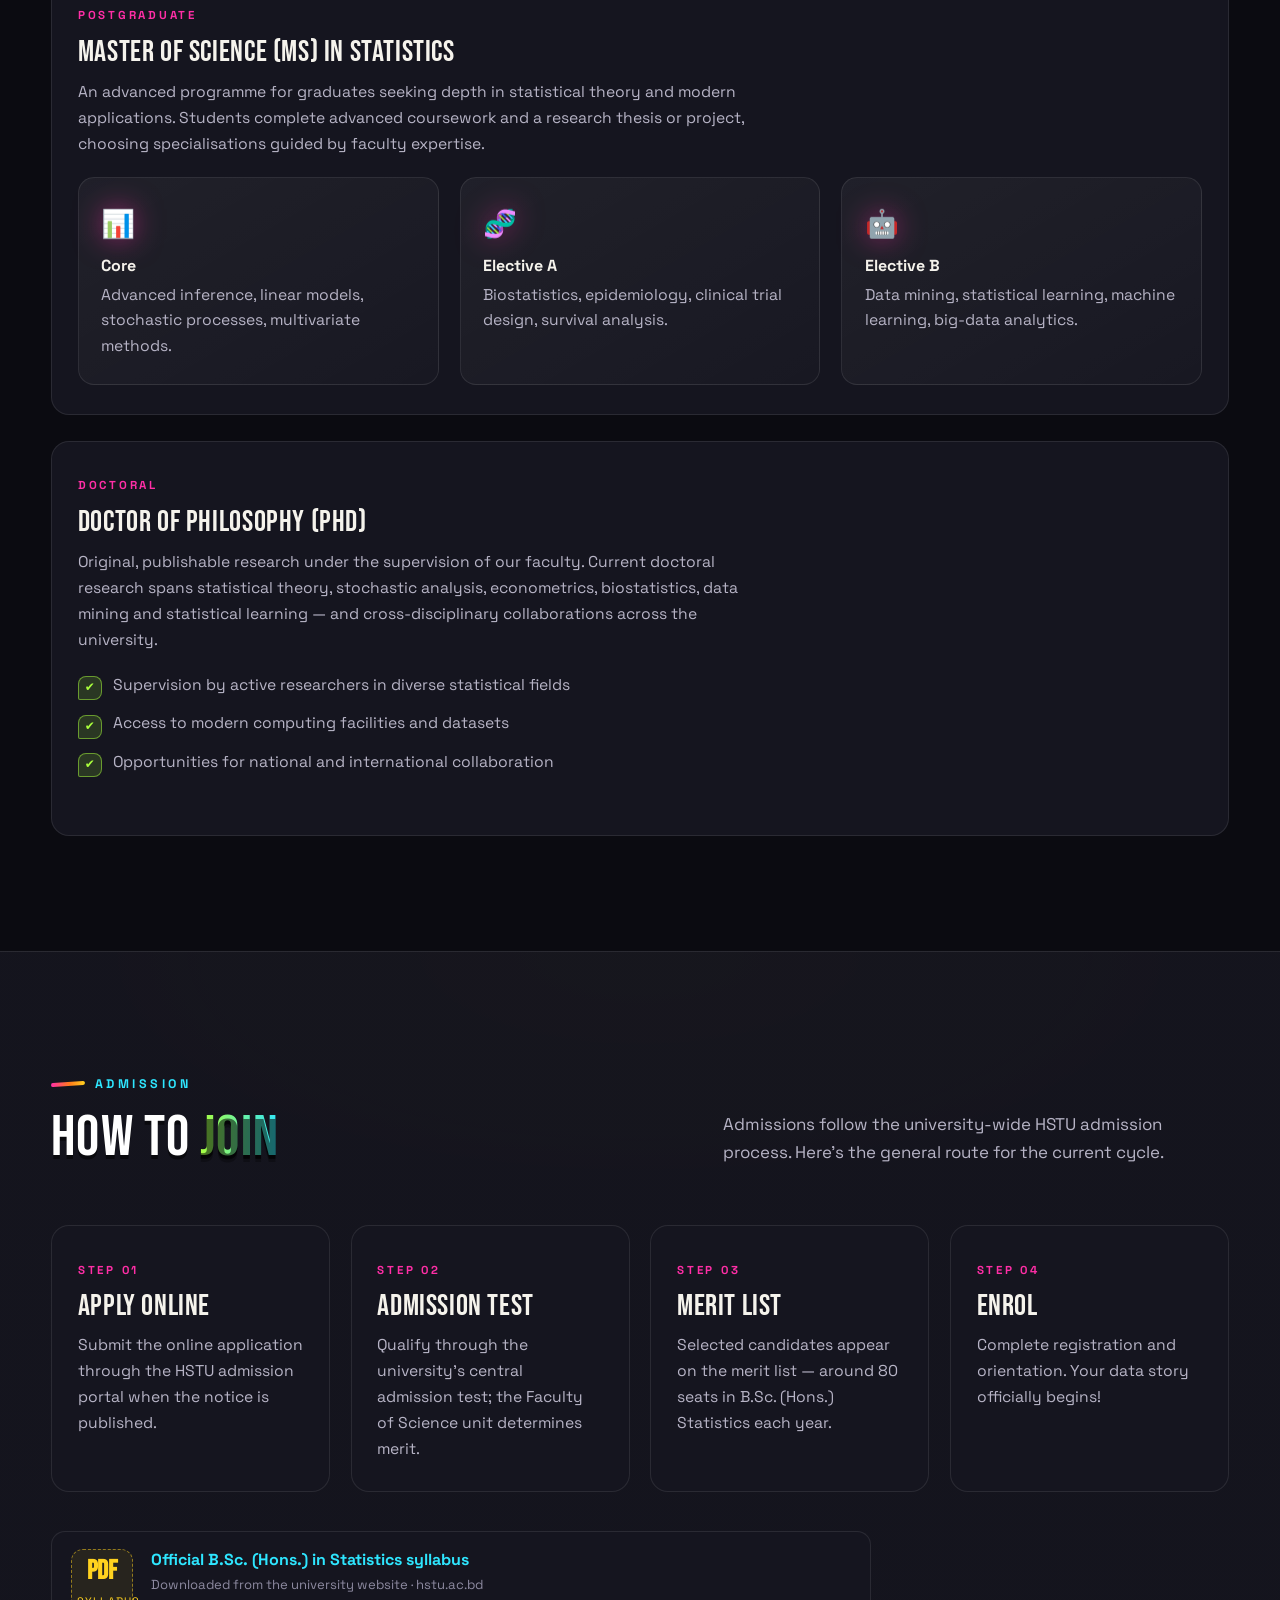
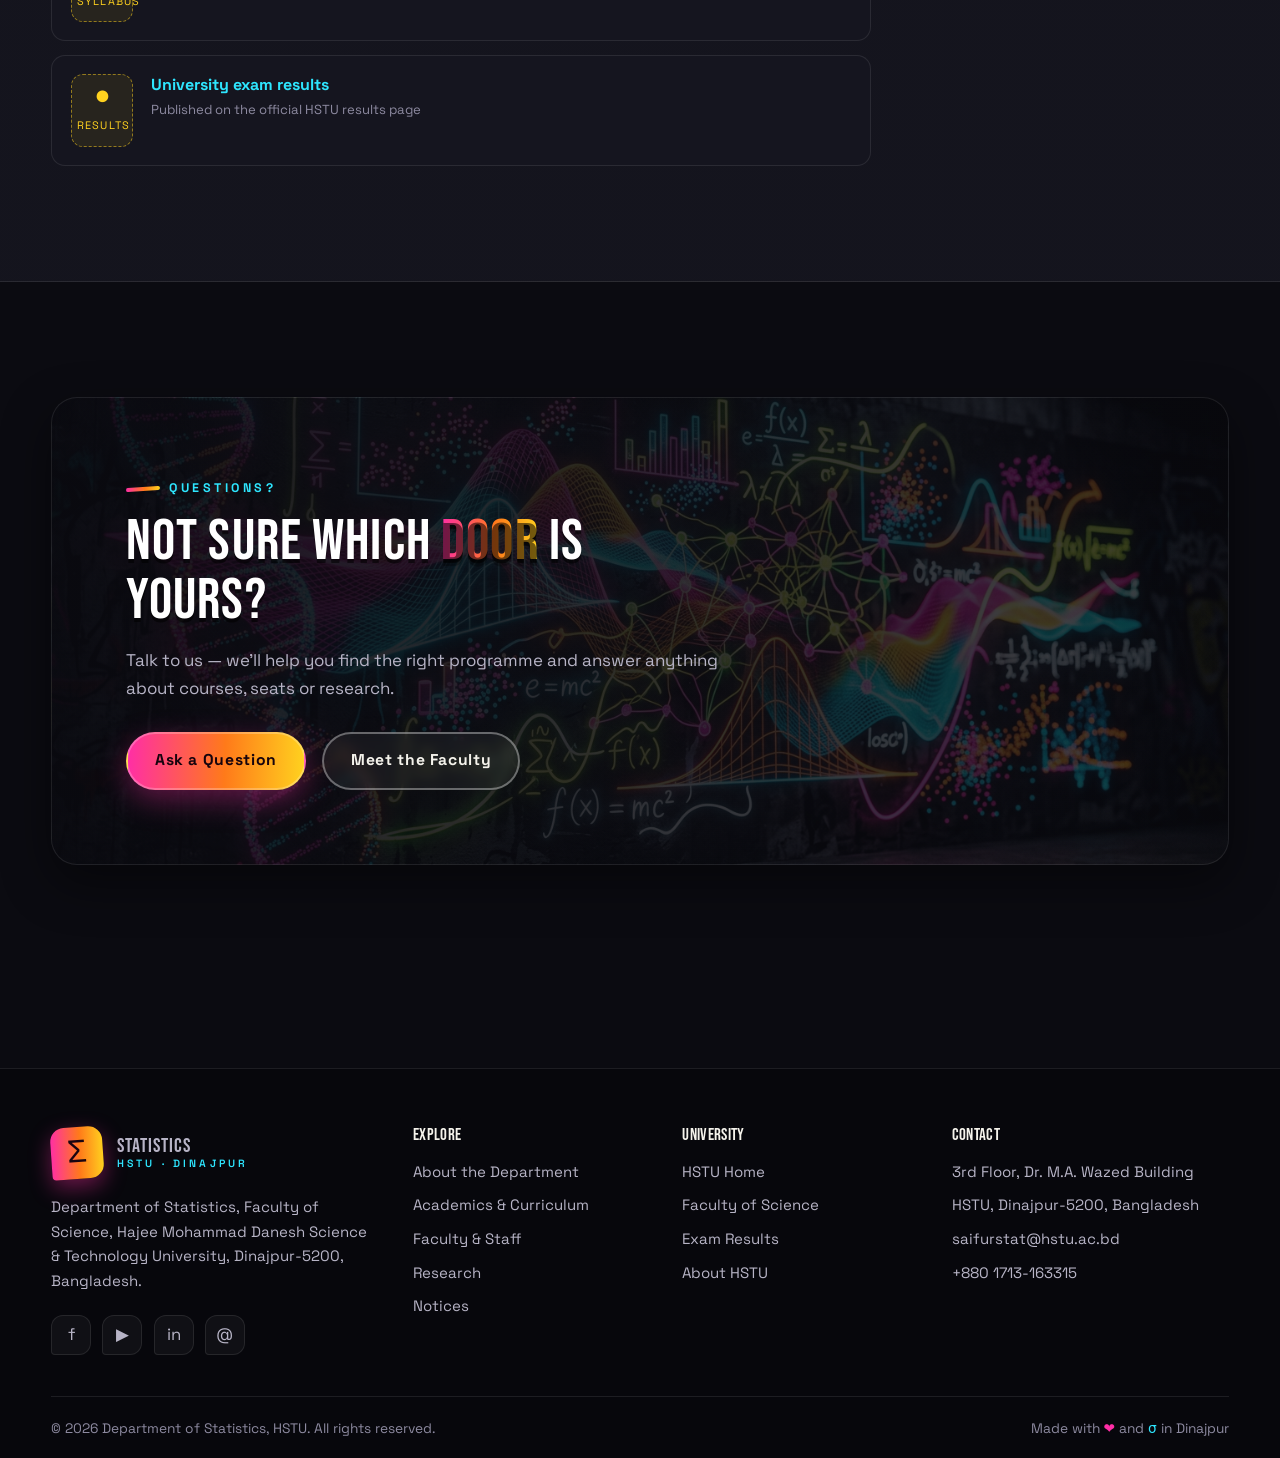
<file: academics.html>
<!DOCTYPE html>
<html lang="en">
<head>
  <meta charset="UTF-8" />
  <meta name="viewport" content="width=device-width, initial-scale=1.0" />
  <title>Academics | Department of Statistics — HSTU</title>
  <meta name="description" content="Academic programmes of the Department of Statistics, HSTU: B.Sc. Honours, MS and PhD, plus curriculum and semester structure." />
  <link rel="icon" href="data:image/svg+xml,<svg xmlns='http://www.w3.org/2000/svg' viewBox='0 0 100 100'><rect width='100' height='100' rx='20' fill='%23ff2ea6'/><text x='50' y='70' font-size='60' font-family='Arial Black' font-weight='900' text-anchor='middle' fill='%230b0b11'>Σ</text></svg>" />
  <link rel="preconnect" href="https://fonts.googleapis.com" />
  <link rel="preconnect" href="https://fonts.gstatic.com" crossorigin />
  <link href="https://fonts.googleapis.com/css2?family=Bebas+Neue&family=Space+Grotesk:wght@400;500;600;700&display=swap" rel="stylesheet" />
  <link rel="stylesheet" href="css/style.css" />
</head>
<body>
  <a class="skip-link" href="#main">Skip to content</a>

  <div class="topbar">
    <div class="container topbar-inner">
      <span class="topbar-flag"><span class="dot"></span> Hajee Mohammad Danesh Science &amp; Technology University, Dinajpur</span>
      <span>
        <a href="tel:+8801713163315">+880 1713-163315</a>
        &nbsp;·&nbsp;
        <a href="mailto:saifurstat@hstu.ac.bd">saifurstat@hstu.ac.bd</a>
      </span>
    </div>
  </div>

  <header class="site-header">
    <div class="container header-inner">
      <a class="brand" href="index.html">
        <span class="brand-logo">Σ</span>
        <span class="brand-name">Statistics<span>HSTU · Dinajpur</span></span>
      </a>
      <nav class="nav" id="primary-nav" aria-label="Main navigation">
        <a href="index.html">Home</a>
        <a href="about.html">About</a>
        <a href="academics.html" aria-current="page">Academics</a>
        <a href="faculty.html">Faculty</a>
        <a href="research.html">Research</a>
        <a href="notices.html">Notices</a>
        <a href="contact.html">Contact</a>
        <a class="nav-cta" href="academics.html#admission">Admissions ↗</a>
      </nav>
      <button class="nav-toggle" aria-expanded="false" aria-controls="primary-nav" aria-label="Toggle menu"><span class="icon-open">☰</span><span class="icon-close">✕</span></button>
    </div>
  </header>
  <div class="nav-overlay"></div>

  <main id="main">
    <!-- Page hero -->
    <section class="page-hero">
      <div class="container">
        <nav class="crumbs" aria-label="Breadcrumb">
          <a href="index.html">Home</a> <span>/</span> <span>Academics</span>
        </nav>
        <span class="hero-spray">B.Sc. · MS · PhD</span>
        <h1 class="paint-h1">Academic <span class="tag tag--cool">Programmes</span></h1>
        <p class="hero-lede" style="margin-top:1.2rem;">A complete ladder from the first probability class to doctoral-level original research.</p>
      </div>
    </section>

    <!-- Programme detail -->
    <section class="section" aria-labelledby="progs-h">
      <div class="container">
        <div class="section-head reveal">
          <div>
            <span class="eyebrow">Degrees offered</span>
            <h2 id="progs-h" class="paint-h2">One Wall, <span class="tag">Three Doors</span></h2>
          </div>
          <p>All programmes are taught in English, aligned with UGC curriculum standards and delivered by research-active faculty.</p>
        </div>

        <!-- BSc -->
        <article class="card reveal" id="bsc" style="margin-bottom:1.6rem;">
          <span class="kicker">Undergraduate</span>
          <h3>B.Sc. (Honours) in Statistics</h3>
          <p style="margin-top:0.8rem; max-width:70ch;">
            A four-year, eight-semester honours programme (with a one-year MS extension) that builds a complete foundation in
            probability, theoretical and applied statistics, plus the computing skills modern data work demands. Around 80 students
            are admitted each year.
          </p>
          <div class="table-wrap" style="margin-top:1.6rem;">
            <table>
              <caption style="caption-side:top; text-align:left; padding:0 0 0.8rem; color:var(--muted); font-size:0.9rem;">Illustrative course structure (semesters differ by year)</caption>
              <thead>
                <tr><th>Year</th><th>Core areas</th><th>Computing &amp; practice</th></tr>
              </thead>
              <tbody>
                <tr><td>1st Year</td><td>Probability, Descriptive Statistics, Calculus &amp; Algebra, Microeconomics</td><td>Intro to Statistical Software</td></tr>
                <tr><td>2nd Year</td><td>Statistical Inference, Probability Distributions, Sampling, Linear Algebra</td><td>Data Handling Lab</td></tr>
                <tr><td>3rd Year</td><td>Design of Experiments, Regression &amp; Correlation, Demography, Applied Econometrics</td><td>R / SPSS / Python Labs</td></tr>
                <tr><td>4th Year</td><td>Multivariate Analysis, Time Series, Non-parametric Methods, Statistical Quality Control</td><td>Research Project &amp; Thesis</td></tr>
              </tbody>
            </table>
          </div>
          <div style="display:flex; gap:1rem; flex-wrap:wrap; margin-top:1.5rem;">
            <a class="btn btn--cool" href="http://www.hstu.ac.bd/uploads/curriculam/Syllabus-for-BSc-Honours-in-Statistics.pdf" target="_blank" rel="noopener">Download Syllabus (PDF) ↗</a>
            <a class="btn btn--ghost" href="#admission">Admission Requirements</a>
          </div>
        </article>

        <!-- MS -->
        <article class="card reveal" id="ms" style="margin-bottom:1.6rem;">
          <span class="kicker">Postgraduate</span>
          <h3>Master of Science (MS) in Statistics</h3>
          <p style="margin-top:0.8rem; max-width:70ch;">
            An advanced programme for graduates seeking depth in statistical theory and modern applications. Students complete
            advanced coursework and a research thesis or project, choosing specialisations guided by faculty expertise.
          </p>
          <div class="flow-3" style="margin-top:1.2rem; grid-template-columns:repeat(auto-fit,minmax(220px,1fr));">
            <div class="res-tile"><span class="icon">📊</span><h4>Core</h4><p>Advanced inference, linear models, stochastic processes, multivariate methods.</p></div>
            <div class="res-tile"><span class="icon">🧬</span><h4>Elective A</h4><p>Biostatistics, epidemiology, clinical trial design, survival analysis.</p></div>
            <div class="res-tile"><span class="icon">🤖</span><h4>Elective B</h4><p>Data mining, statistical learning, machine learning, big-data analytics.</p></div>
          </div>
        </article>

        <!-- PhD -->
        <article class="card reveal" id="phd">
          <span class="kicker">Doctoral</span>
          <h3>Doctor of Philosophy (PhD)</h3>
          <p style="margin-top:0.8rem; max-width:70ch;">
            Original, publishable research under the supervision of our faculty. Current doctoral research spans statistical theory,
            stochastic analysis, econometrics, biostatistics, data mining and statistical learning — and cross-disciplinary
            collaborations across the university.
          </p>
          <ul class="check-list" style="margin-top:1.2rem;">
            <li>Supervision by active researchers in diverse statistical fields</li>
            <li>Access to modern computing facilities and datasets</li>
            <li>Opportunities for national and international collaboration</li>
          </ul>
        </article>
      </div>
    </section>

    <!-- Admission -->
    <section class="section section--tint" id="admission" aria-labelledby="adm-h">
      <div class="container">
        <div class="section-head reveal">
          <div>
            <span class="eyebrow">Admission</span>
            <h2 id="adm-h" class="paint-h2">How to <span class="tag tag--lime">Join</span></h2>
          </div>
          <p>Admissions follow the university-wide HSTU admission process. Here's the general route for the current cycle.</p>
        </div>

        <div class="flow-4" style="grid-template-columns:repeat(auto-fit,minmax(230px,1fr));">
          <div class="card reveal">
            <span class="kicker">Step 01</span>
            <h3>Apply Online</h3>
            <p>Submit the online application through the HSTU admission portal when the notice is published.</p>
          </div>
          <div class="card reveal">
            <span class="kicker">Step 02</span>
            <h3>Admission Test</h3>
            <p>Qualify through the university's central admission test; the Faculty of Science unit determines merit.</p>
          </div>
          <div class="card reveal">
            <span class="kicker">Step 03</span>
            <h3>Merit List</h3>
            <p>Selected candidates appear on the merit list — around 80 seats in B.Sc. (Hons.) Statistics each year.</p>
          </div>
          <div class="card reveal">
            <span class="kicker">Step 04</span>
            <h3>Enrol</h3>
            <p>Complete registration and orientation. Your data story officially begins!</p>
          </div>
        </div>

        <div class="notice-list reveal" style="margin-top:2.4rem; max-width:820px;">
          <a class="notice-item" href="https://hstu.ac.bd/science/stt" target="_blank" rel="noopener">
            <span class="notice-date"><b>PDF</b><span>Syllabus</span></span>
            <div>
              <h4>Official B.Sc. (Hons.) in Statistics syllabus</h4>
              <p class="n-meta">Downloaded from the university website · hstu.ac.bd</p>
            </div>
          </a>
          <a class="notice-item" href="https://hstu.ac.bd/page/exam_result" target="_blank" rel="noopener">
            <span class="notice-date"><b>●</b><span>Results</span></span>
            <div>
              <h4>University exam results</h4>
              <p class="n-meta">Published on the official HSTU results page</p>
            </div>
          </a>
        </div>
      </div>
    </section>

    <!-- CTA -->
    <section class="section" aria-labelledby="cta-h">
      <div class="container">
        <div class="cta-band reveal">
          <span class="eyebrow">Questions?</span>
          <h2 id="cta-h" class="paint-h2">Not sure which <span class="tag">door</span> is yours?</h2>
          <p>Talk to us — we'll help you find the right programme and answer anything about courses, seats or research.</p>
          <div class="hero-ctas">
            <a class="btn btn--primary" href="contact.html">Ask a Question</a>
            <a class="btn btn--ghost" href="faculty.html">Meet the Faculty</a>
          </div>
        </div>
      </div>
    </section>
  </main>

  <footer class="site-footer">
    <div class="container">
      <div class="footer-grid">
        <div class="footer-brand">
          <a class="brand" href="index.html">
            <span class="brand-logo">Σ</span>
            <span class="brand-name">Statistics<span>HSTU · Dinajpur</span></span>
          </a>
          <p>Department of Statistics, Faculty of Science, Hajee Mohammad Danesh Science &amp; Technology University, Dinajpur-5200, Bangladesh.</p>
          <div class="footer-socials" aria-label="Social links">
            <a href="#" aria-label="Facebook">f</a>
            <a href="#" aria-label="YouTube">▶</a>
            <a href="#" aria-label="LinkedIn">in</a>
            <a href="#" aria-label="Email">@</a>
          </div>
        </div>
        <nav aria-label="Footer — Explore">
          <h4>Explore</h4>
          <ul>
            <li><a href="about.html">About the Department</a></li>
            <li><a href="academics.html">Academics &amp; Curriculum</a></li>
            <li><a href="faculty.html">Faculty &amp; Staff</a></li>
            <li><a href="research.html">Research</a></li>
            <li><a href="notices.html">Notices</a></li>
          </ul>
        </nav>
        <nav aria-label="Footer — University">
          <h4>University</h4>
          <ul>
            <li><a href="https://hstu.ac.bd/" target="_blank" rel="noopener">HSTU Home</a></li>
            <li><a href="https://hstu.ac.bd/science" target="_blank" rel="noopener">Faculty of Science</a></li>
            <li><a href="https://hstu.ac.bd/page/exam_result" target="_blank" rel="noopener">Exam Results</a></li>
            <li><a href="https://hstu.ac.bd/about_us/overview" target="_blank" rel="noopener">About HSTU</a></li>
          </ul>
        </nav>
        <div>
          <h4>Contact</h4>
          <ul>
            <li>3rd Floor, Dr. M.A. Wazed Building</li>
            <li>HSTU, Dinajpur-5200, Bangladesh</li>
            <li><a href="mailto:saifurstat@hstu.ac.bd">saifurstat@hstu.ac.bd</a></li>
            <li><a href="tel:+8801713163315">+880 1713-163315</a></li>
          </ul>
        </div>
      </div>
      <div class="footer-bottom">
        <span>© <span id="year">2026</span> Department of Statistics, HSTU. All rights reserved.</span>
        <span>Made with <span style="color:var(--magenta)">❤</span> and <span style="color:var(--cyan)">σ</span> in Dinajpur</span>
      </div>
    </div>
  </footer>

  <button class="to-top" aria-label="Back to top">↑</button>
  <script src="js/main.js"></script>
</body>
</html>
</file>
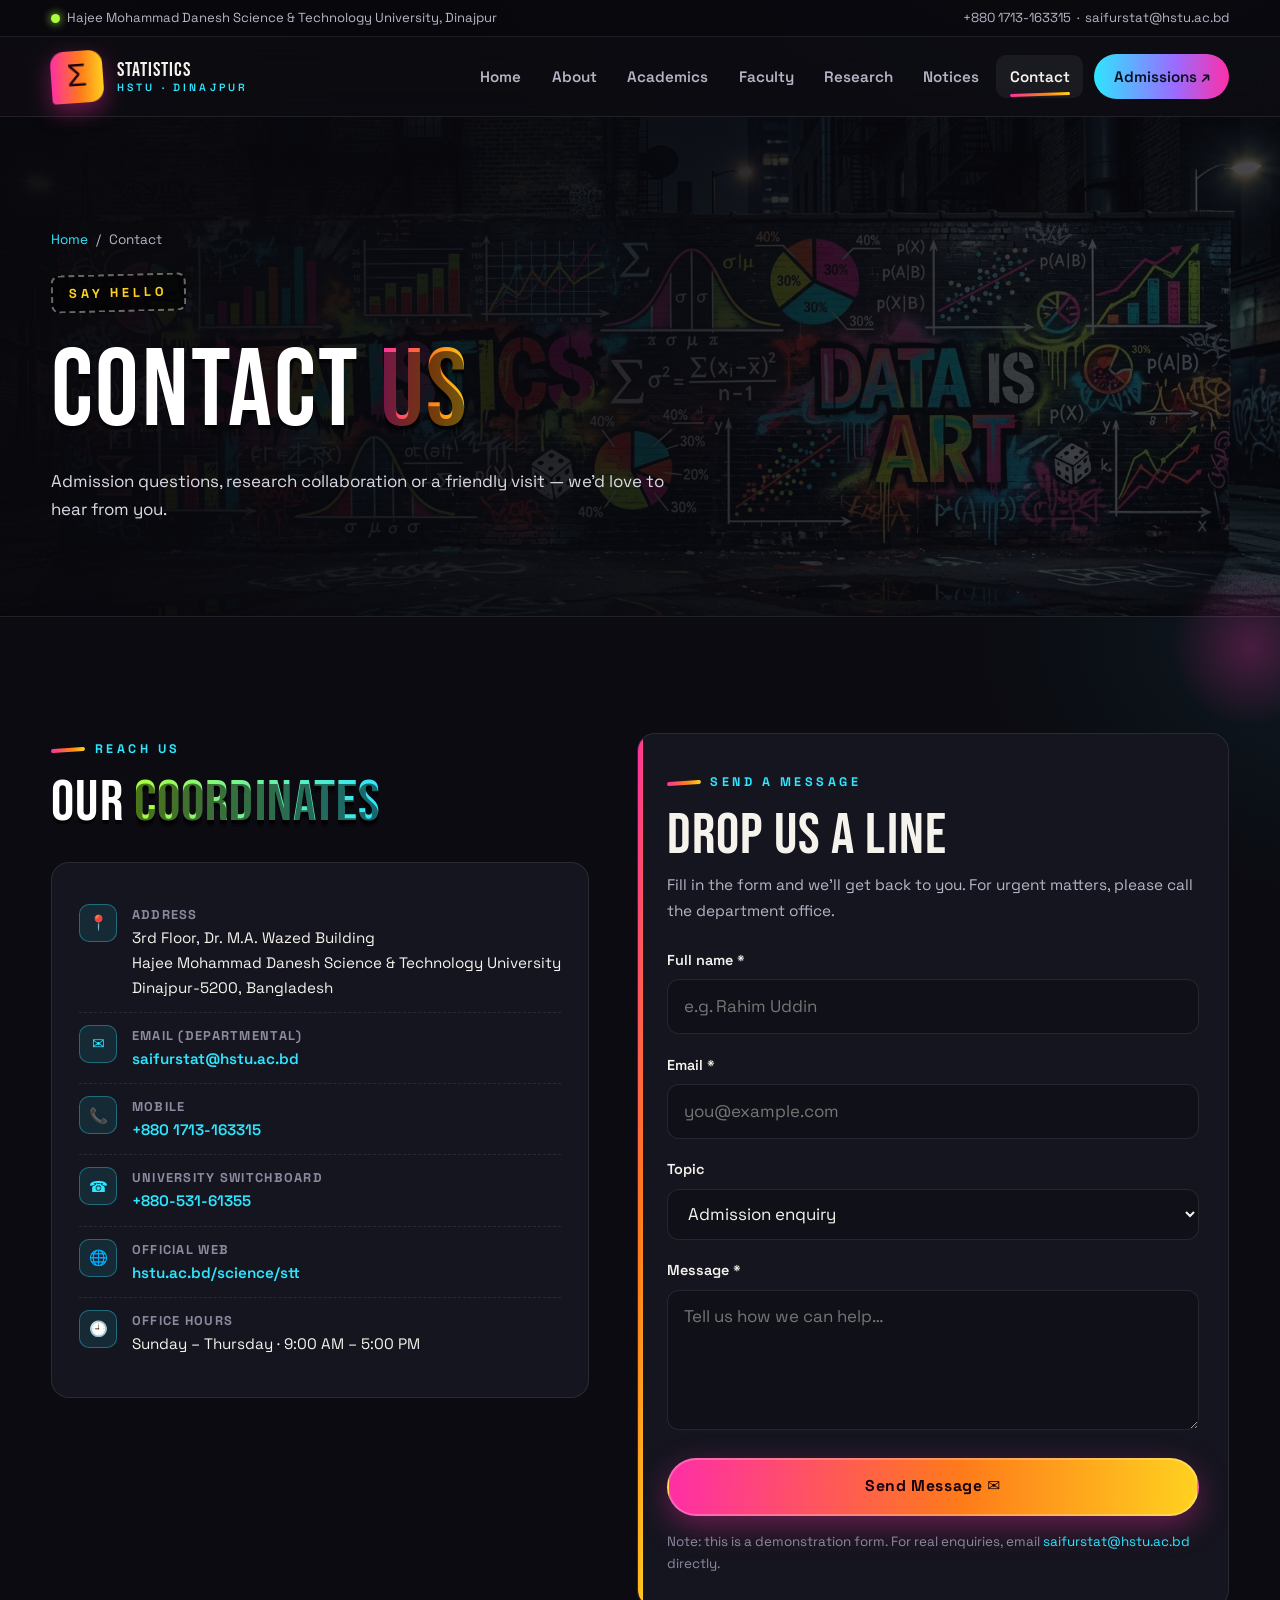
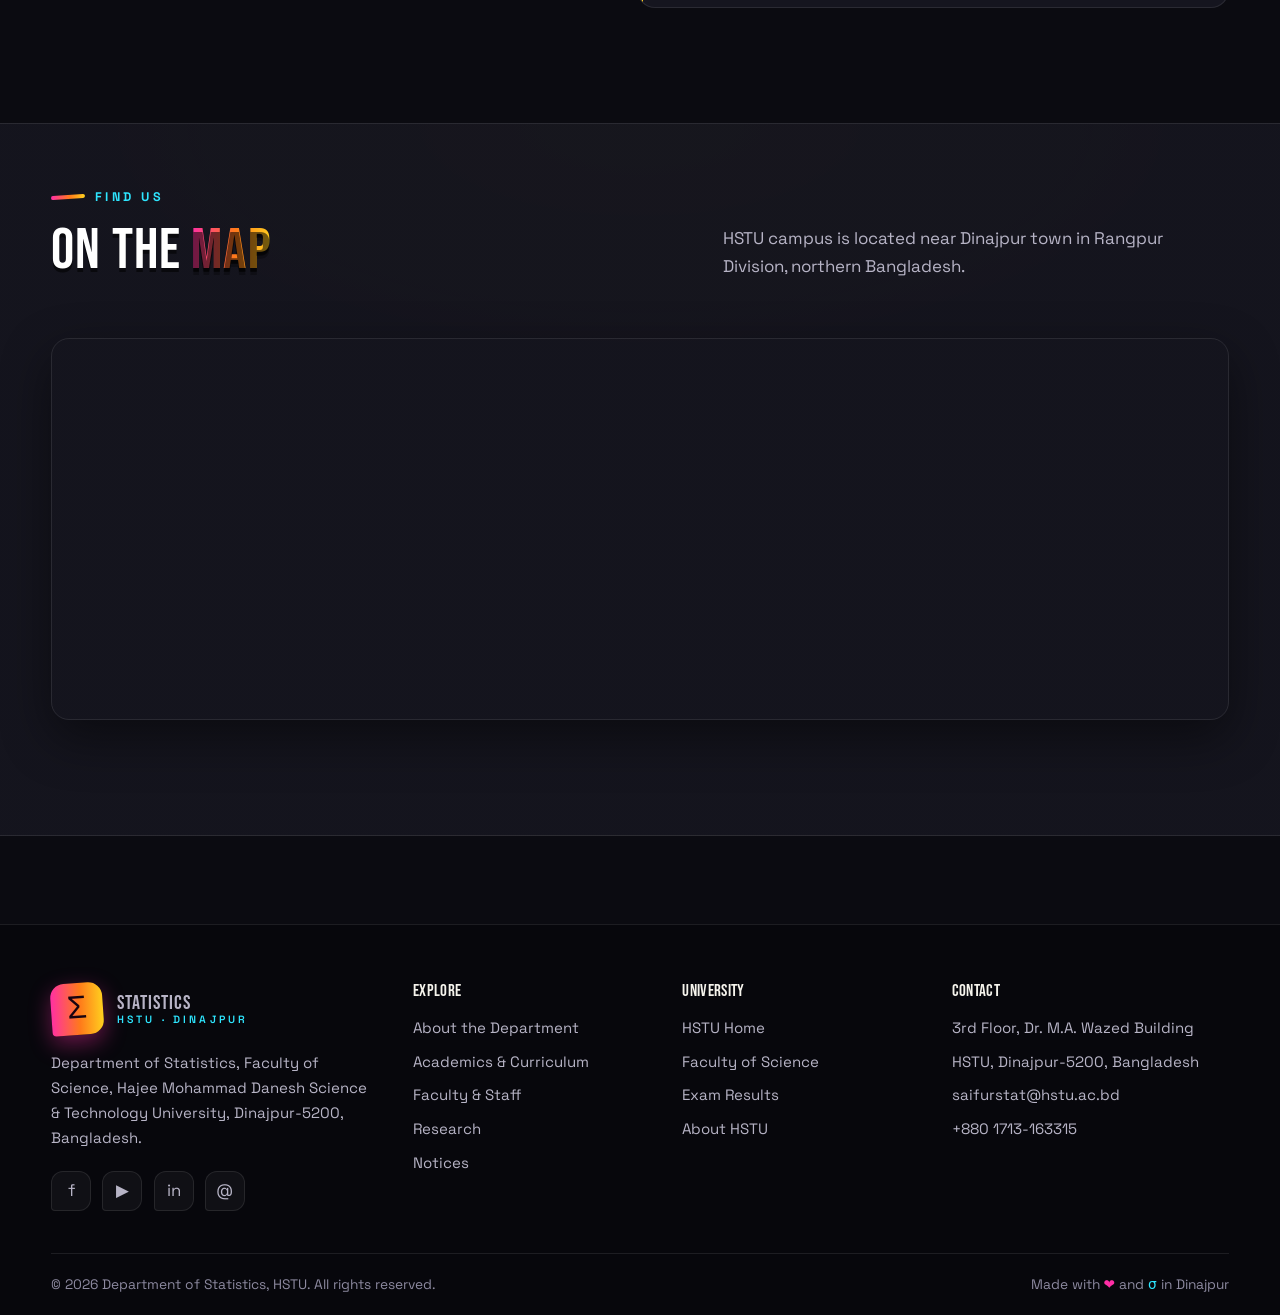
<file: contact.html>
<!DOCTYPE html>
<html lang="en">
<head>
  <meta charset="UTF-8" />
  <meta name="viewport" content="width=device-width, initial-scale=1.0" />
  <title>Contact | Department of Statistics — HSTU</title>
  <meta name="description" content="Contact the Department of Statistics, HSTU, Dinajpur — phone, email, location and enquiry form." />
  <link rel="icon" href="data:image/svg+xml,<svg xmlns='http://www.w3.org/2000/svg' viewBox='0 0 100 100'><rect width='100' height='100' rx='20' fill='%23ff2ea6'/><text x='50' y='70' font-size='60' font-family='Arial Black' font-weight='900' text-anchor='middle' fill='%230b0b11'>Σ</text></svg>" />
  <link rel="preconnect" href="https://fonts.googleapis.com" />
  <link rel="preconnect" href="https://fonts.gstatic.com" crossorigin />
  <link href="https://fonts.googleapis.com/css2?family=Bebas+Neue&family=Space+Grotesk:wght@400;500;600;700&display=swap" rel="stylesheet" />
  <link rel="stylesheet" href="css/style.css" />
</head>
<body>
  <a class="skip-link" href="#main">Skip to content</a>

  <div class="topbar">
    <div class="container topbar-inner">
      <span class="topbar-flag"><span class="dot"></span> Hajee Mohammad Danesh Science &amp; Technology University, Dinajpur</span>
      <span>
        <a href="tel:+8801713163315">+880 1713-163315</a>
        &nbsp;·&nbsp;
        <a href="mailto:saifurstat@hstu.ac.bd">saifurstat@hstu.ac.bd</a>
      </span>
    </div>
  </div>

  <header class="site-header">
    <div class="container header-inner">
      <a class="brand" href="index.html">
        <span class="brand-logo">Σ</span>
        <span class="brand-name">Statistics<span>HSTU · Dinajpur</span></span>
      </a>
      <nav class="nav" id="primary-nav" aria-label="Main navigation">
        <a href="index.html">Home</a>
        <a href="about.html">About</a>
        <a href="academics.html">Academics</a>
        <a href="faculty.html">Faculty</a>
        <a href="research.html">Research</a>
        <a href="notices.html">Notices</a>
        <a href="contact.html" aria-current="page">Contact</a>
        <a class="nav-cta" href="academics.html#admission">Admissions ↗</a>
      </nav>
      <button class="nav-toggle" aria-expanded="false" aria-controls="primary-nav" aria-label="Toggle menu"><span class="icon-open">☰</span><span class="icon-close">✕</span></button>
    </div>
  </header>
  <div class="nav-overlay"></div>

  <main id="main">
    <!-- Page hero -->
    <section class="page-hero">
      <div class="container">
        <nav class="crumbs" aria-label="Breadcrumb">
          <a href="index.html">Home</a> <span>/</span> <span>Contact</span>
        </nav>
        <span class="hero-spray">Say hello</span>
        <h1 class="paint-h1">Contact <span class="tag tag--cool">Us</span></h1>
        <p class="hero-lede" style="margin-top:1.2rem;">Admission questions, research collaboration or a friendly visit — we'd love to hear from you.</p>
      </div>
    </section>

    <!-- Contact content -->
    <section class="section" aria-labelledby="contact-h">
      <div class="container contact-grid">
        <!-- Info -->
        <div class="reveal">
          <span class="eyebrow">Reach us</span>
          <h2 id="contact-h" class="paint-h2">Our <span class="tag tag--lime">Coordinates</span></h2>

          <div class="quick-card" style="position:static; margin-top:1.8rem;">
            <div class="quick-row">
              <span class="q-icon">📍</span>
              <div>
                <b>Address</b>
                3rd Floor, Dr. M.A. Wazed Building<br />
                Hajee Mohammad Danesh Science &amp; Technology University<br />
                Dinajpur-5200, Bangladesh
              </div>
            </div>
            <div class="quick-row">
              <span class="q-icon">✉️</span>
              <div><b>Email (departmental)</b><a href="mailto:saifurstat@hstu.ac.bd">saifurstat@hstu.ac.bd</a></div>
            </div>
            <div class="quick-row">
              <span class="q-icon">📞</span>
              <div><b>Mobile</b><a href="tel:+8801713163315">+880 1713-163315</a></div>
            </div>
            <div class="quick-row">
              <span class="q-icon">☎️</span>
              <div><b>University switchboard</b><a href="tel:+88053161355">+880-531-61355</a></div>
            </div>
            <div class="quick-row">
              <span class="q-icon">🌐</span>
              <div><b>Official web</b><a href="https://hstu.ac.bd/science/stt" target="_blank" rel="noopener">hstu.ac.bd/science/stt</a></div>
            </div>
            <div class="quick-row">
              <span class="q-icon">🕘</span>
              <div><b>Office hours</b>Sunday – Thursday · 9:00 AM – 5:00 PM</div>
            </div>
          </div>
        </div>

        <!-- Form -->
        <div class="form-card reveal">
          <span class="eyebrow">Send a message</span>
          <h2 style="margin-bottom:0.4rem;">Drop us a <span class="tag tag--cool">line</span></h2>
          <p style="color:var(--muted); font-size:0.96rem; margin-bottom:1.6rem;">
            Fill in the form and we'll get back to you. For urgent matters, please call the department office.
          </p>

          <form id="contact-form" novalidate>
            <div class="field">
              <label for="cf-name">Full name *</label>
              <input id="cf-name" name="name" type="text" required placeholder="e.g. Rahim Uddin" autocomplete="name" />
            </div>
            <div class="field">
              <label for="cf-email">Email *</label>
              <input id="cf-email" name="email" type="email" required placeholder="you@example.com" autocomplete="email" />
            </div>
            <div class="field">
              <label for="cf-topic">Topic</label>
              <select id="cf-topic" name="topic">
                <option value="admission">Admission enquiry</option>
                <option value="academic">Academic / courses</option>
                <option value="research">Research collaboration</option>
                <option value="alumni">Alumni matter</option>
                <option value="other">Other</option>
              </select>
            </div>
            <div class="field">
              <label for="cf-msg">Message *</label>
              <textarea id="cf-msg" name="message" required placeholder="Tell us how we can help…"></textarea>
            </div>
            <button class="btn btn--primary" type="submit" style="width:100%;">Send Message ✉</button>
            <p class="form-note" style="margin-top:0.9rem;">
              Note: this is a demonstration form. For real enquiries, email
              <a href="mailto:saifurstat@hstu.ac.bd">saifurstat@hstu.ac.bd</a> directly.
            </p>
            <div class="form-ok" role="status">✓ Thanks! Your message has been received (demo). We'll respond soon.</div>
          </form>
        </div>
      </div>
    </section>

    <!-- Map -->
    <section class="section section--tint" aria-labelledby="map-h" style="padding-top:3.5rem;">
      <div class="container">
        <div class="section-head reveal">
          <div>
            <span class="eyebrow">Find us</span>
            <h2 id="map-h" class="paint-h2">On the <span class="tag">Map</span></h2>
          </div>
          <p>HSTU campus is located near Dinajpur town in Rangpur Division, northern Bangladesh.</p>
        </div>

        <div class="map-embed reveal">
          <iframe
            title="Map of Hajee Mohammad Danesh Science and Technology University, Dinajpur"
            src="https://maps.google.com/maps?q=Hajee%20Mohammad%20Danesh%20Science%20and%20Technology%20University%20Dinajpur&t=&z=14&ie=UTF8&iwloc=&output=embed"
            loading="lazy"
            referrerpolicy="no-referrer-when-downgrade"></iframe>
        </div>
      </div>
    </section>
  </main>

  <footer class="site-footer">
    <div class="container">
      <div class="footer-grid">
        <div class="footer-brand">
          <a class="brand" href="index.html">
            <span class="brand-logo">Σ</span>
            <span class="brand-name">Statistics<span>HSTU · Dinajpur</span></span>
          </a>
          <p>Department of Statistics, Faculty of Science, Hajee Mohammad Danesh Science &amp; Technology University, Dinajpur-5200, Bangladesh.</p>
          <div class="footer-socials" aria-label="Social links">
            <a href="#" aria-label="Facebook">f</a>
            <a href="#" aria-label="YouTube">▶</a>
            <a href="#" aria-label="LinkedIn">in</a>
            <a href="#" aria-label="Email">@</a>
          </div>
        </div>
        <nav aria-label="Footer — Explore">
          <h4>Explore</h4>
          <ul>
            <li><a href="about.html">About the Department</a></li>
            <li><a href="academics.html">Academics &amp; Curriculum</a></li>
            <li><a href="faculty.html">Faculty &amp; Staff</a></li>
            <li><a href="research.html">Research</a></li>
            <li><a href="notices.html">Notices</a></li>
          </ul>
        </nav>
        <nav aria-label="Footer — University">
          <h4>University</h4>
          <ul>
            <li><a href="https://hstu.ac.bd/" target="_blank" rel="noopener">HSTU Home</a></li>
            <li><a href="https://hstu.ac.bd/science" target="_blank" rel="noopener">Faculty of Science</a></li>
            <li><a href="https://hstu.ac.bd/page/exam_result" target="_blank" rel="noopener">Exam Results</a></li>
            <li><a href="https://hstu.ac.bd/about_us/overview" target="_blank" rel="noopener">About HSTU</a></li>
          </ul>
        </nav>
        <div>
          <h4>Contact</h4>
          <ul>
            <li>3rd Floor, Dr. M.A. Wazed Building</li>
            <li>HSTU, Dinajpur-5200, Bangladesh</li>
            <li><a href="mailto:saifurstat@hstu.ac.bd">saifurstat@hstu.ac.bd</a></li>
            <li><a href="tel:+8801713163315">+880 1713-163315</a></li>
          </ul>
        </div>
      </div>
      <div class="footer-bottom">
        <span>© <span id="year">2026</span> Department of Statistics, HSTU. All rights reserved.</span>
        <span>Made with <span style="color:var(--magenta)">❤</span> and <span style="color:var(--cyan)">σ</span> in Dinajpur</span>
      </div>
    </div>
  </footer>

  <button class="to-top" aria-label="Back to top">↑</button>
  <script src="js/main.js"></script>
</body>
</html>
</file>
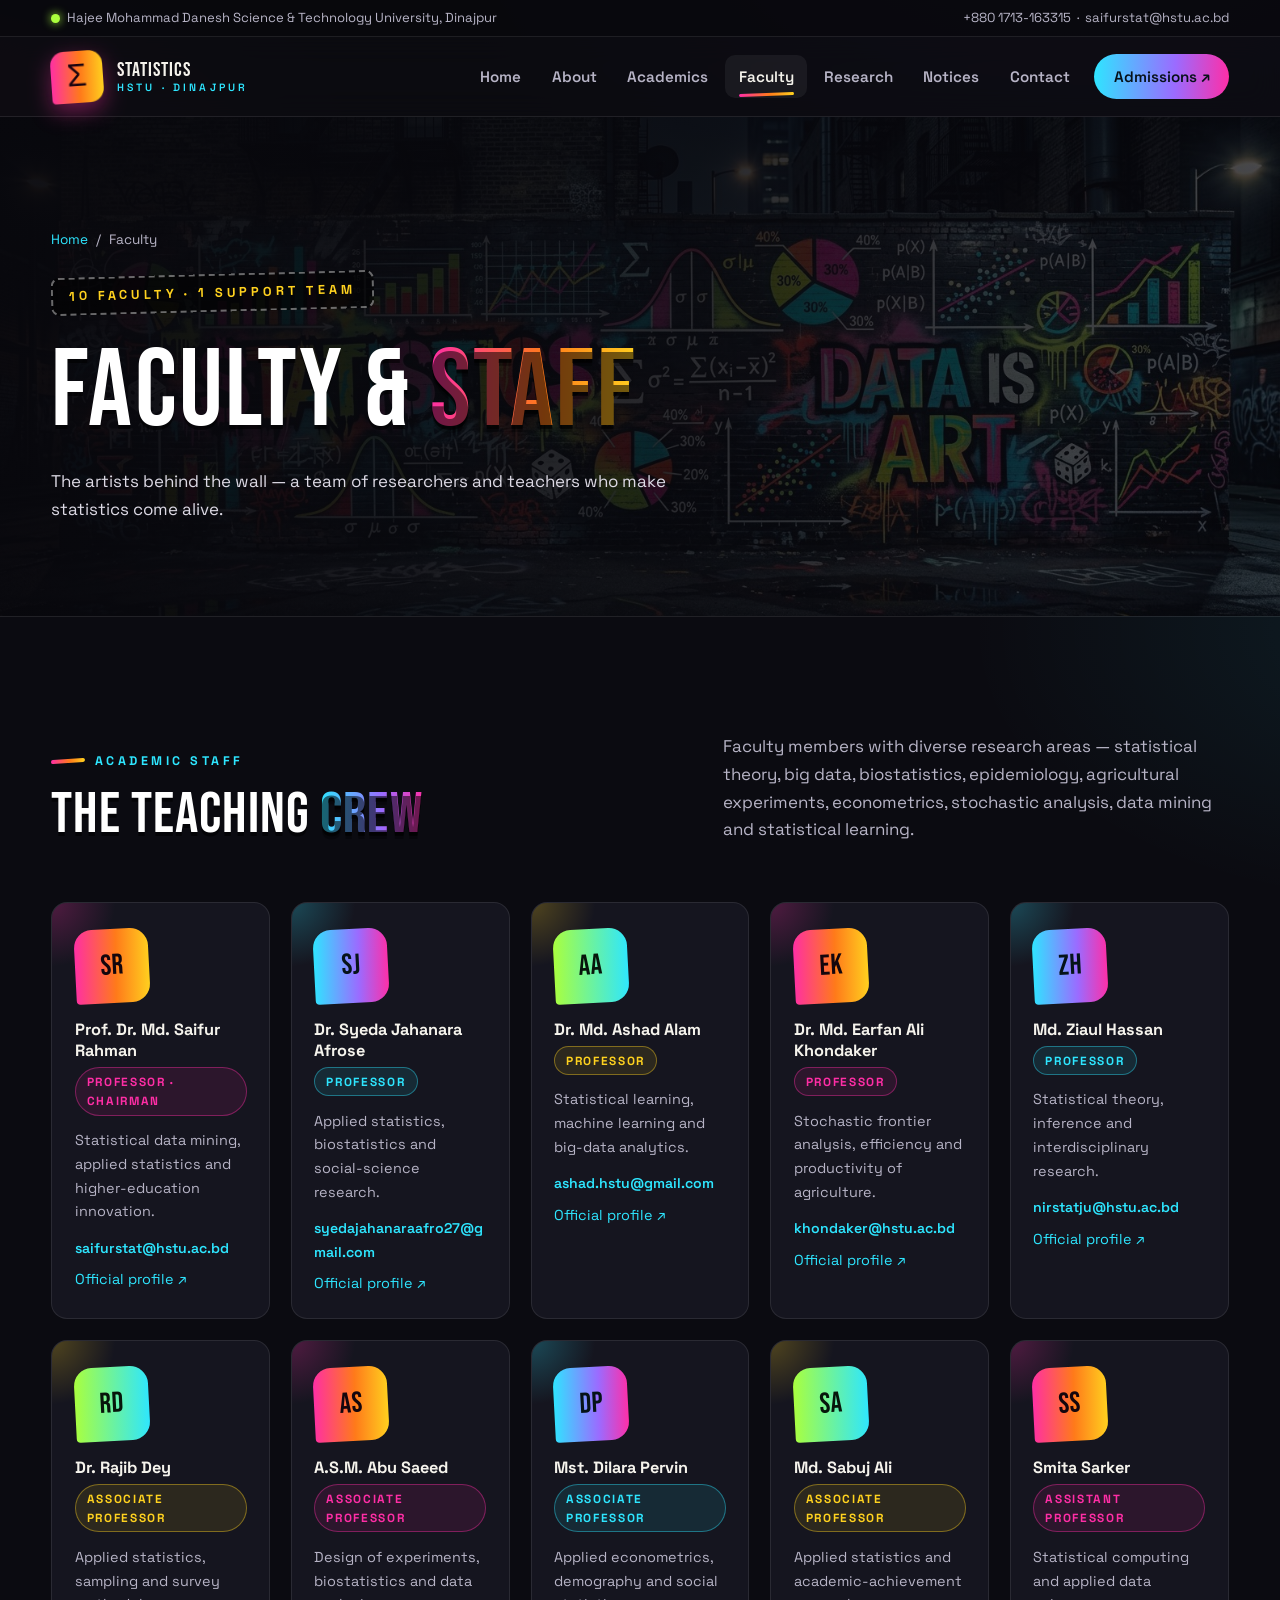
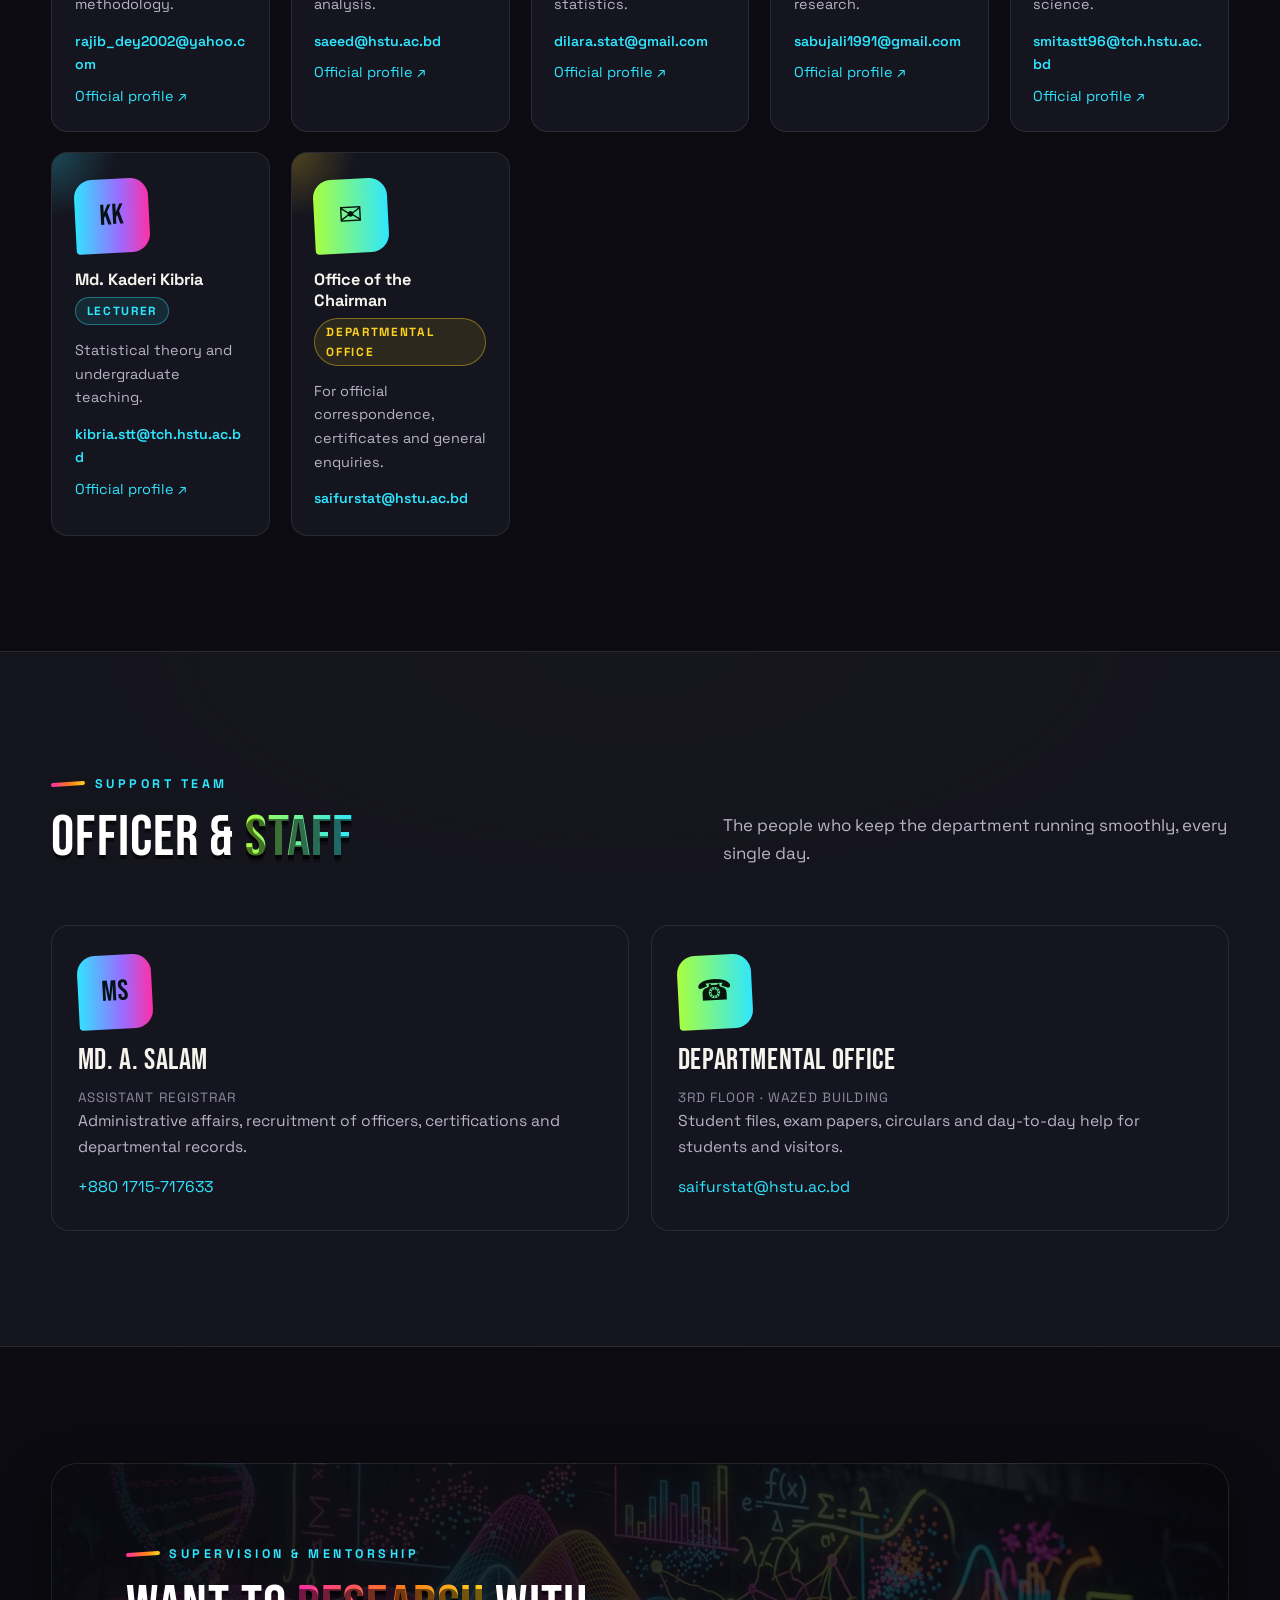
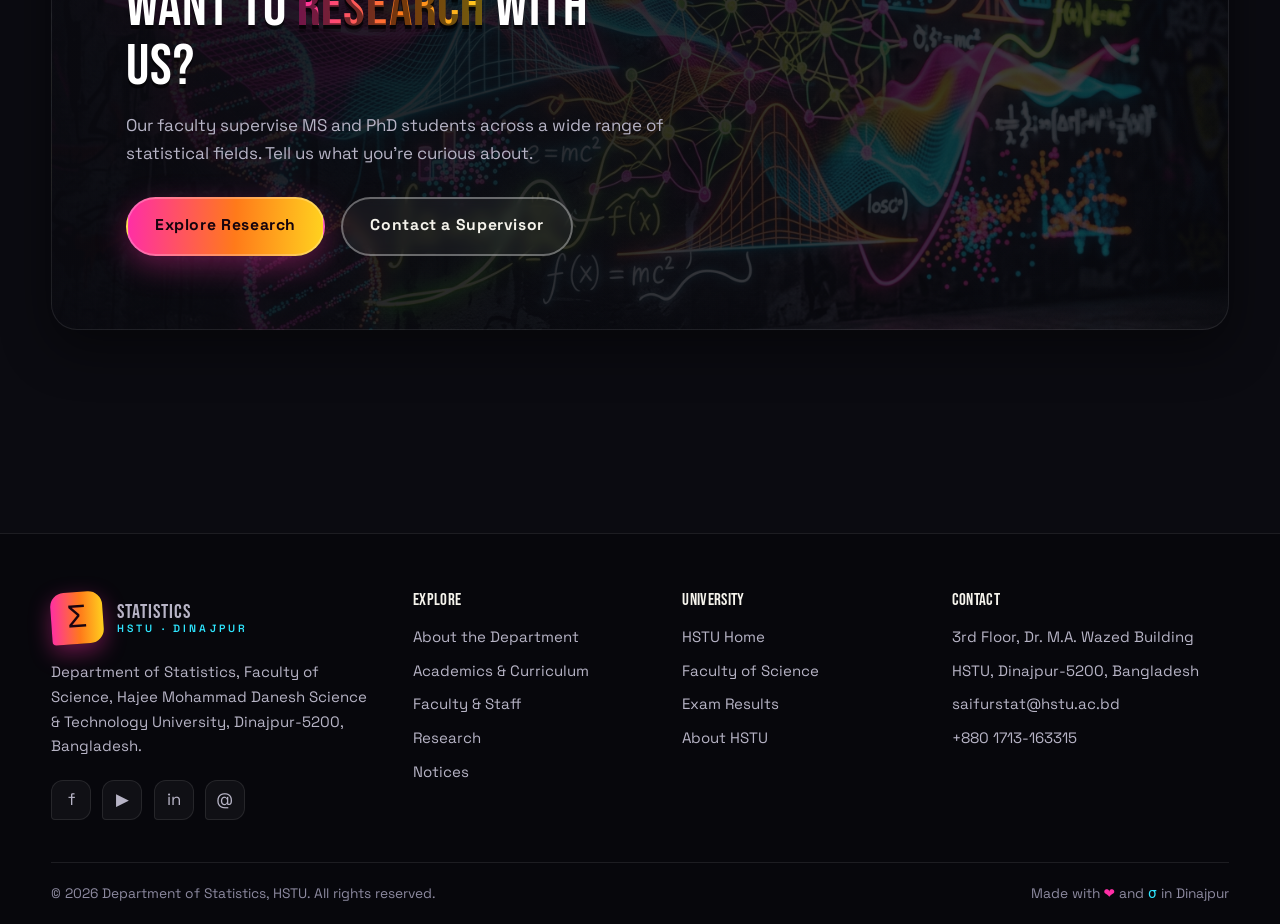
<file: faculty.html>
<!DOCTYPE html>
<html lang="en">
<head>
  <meta charset="UTF-8" />
  <meta name="viewport" content="width=device-width, initial-scale=1.0" />
  <title>Faculty &amp; Staff | Department of Statistics — HSTU</title>
  <meta name="description" content="Faculty members and staff of the Department of Statistics, HSTU, Dinajpur — professors, associate professors, assistant professors and lecturers." />
  <link rel="icon" href="data:image/svg+xml,<svg xmlns='http://www.w3.org/2000/svg' viewBox='0 0 100 100'><rect width='100' height='100' rx='20' fill='%23ff2ea6'/><text x='50' y='70' font-size='60' font-family='Arial Black' font-weight='900' text-anchor='middle' fill='%230b0b11'>Σ</text></svg>" />
  <link rel="preconnect" href="https://fonts.googleapis.com" />
  <link rel="preconnect" href="https://fonts.gstatic.com" crossorigin />
  <link href="https://fonts.googleapis.com/css2?family=Bebas+Neue&family=Space+Grotesk:wght@400;500;600;700&display=swap" rel="stylesheet" />
  <link rel="stylesheet" href="css/style.css" />
</head>
<body>
  <a class="skip-link" href="#main">Skip to content</a>

  <div class="topbar">
    <div class="container topbar-inner">
      <span class="topbar-flag"><span class="dot"></span> Hajee Mohammad Danesh Science &amp; Technology University, Dinajpur</span>
      <span>
        <a href="tel:+8801713163315">+880 1713-163315</a>
        &nbsp;·&nbsp;
        <a href="mailto:saifurstat@hstu.ac.bd">saifurstat@hstu.ac.bd</a>
      </span>
    </div>
  </div>

  <header class="site-header">
    <div class="container header-inner">
      <a class="brand" href="index.html">
        <span class="brand-logo">Σ</span>
        <span class="brand-name">Statistics<span>HSTU · Dinajpur</span></span>
      </a>
      <nav class="nav" id="primary-nav" aria-label="Main navigation">
        <a href="index.html">Home</a>
        <a href="about.html">About</a>
        <a href="academics.html">Academics</a>
        <a href="faculty.html" aria-current="page">Faculty</a>
        <a href="research.html">Research</a>
        <a href="notices.html">Notices</a>
        <a href="contact.html">Contact</a>
        <a class="nav-cta" href="academics.html#admission">Admissions ↗</a>
      </nav>
      <button class="nav-toggle" aria-expanded="false" aria-controls="primary-nav" aria-label="Toggle menu"><span class="icon-open">☰</span><span class="icon-close">✕</span></button>
    </div>
  </header>
  <div class="nav-overlay"></div>

  <main id="main">
    <!-- Page hero -->
    <section class="page-hero">
      <div class="container">
        <nav class="crumbs" aria-label="Breadcrumb">
          <a href="index.html">Home</a> <span>/</span> <span>Faculty</span>
        </nav>
        <span class="hero-spray">10 faculty · 1 support team</span>
        <h1 class="paint-h1">Faculty &amp; <span class="tag">Staff</span></h1>
        <p class="hero-lede" style="margin-top:1.2rem;">The artists behind the wall — a team of researchers and teachers who make statistics come alive.</p>
      </div>
    </section>

    <!-- Faculty grid -->
    <section class="section" aria-labelledby="fac-grid-h">
      <div class="container">
        <div class="section-head reveal">
          <div>
            <span class="eyebrow">Academic staff</span>
            <h2 id="fac-grid-h" class="paint-h2">The Teaching <span class="tag tag--cool">Crew</span></h2>
          </div>
          <p>Faculty members with diverse research areas — statistical theory, big data, biostatistics, epidemiology, agricultural experiments, econometrics, stochastic analysis, data mining and statistical learning.</p>
        </div>

        <div class="fac-strip">
          <article class="fac-card reveal">
            <div class="fac-ava">SR</div>
            <h4>Prof. Dr. Md. Saifur Rahman</h4>
            <span class="fac-role">Professor · Chairman</span>
            <p>Statistical data mining, applied statistics and higher-education innovation.</p>
            <a class="mail" href="mailto:saifurstat@hstu.ac.bd">saifurstat@hstu.ac.bd</a>
            <p style="margin-top:0.4rem;"><a href="https://hstu.ac.bd/teacher/saifur_rahman" target="_blank" rel="noopener">Official profile ↗</a></p>
          </article>

          <article class="fac-card reveal">
            <div class="fac-ava">SJ</div>
            <h4>Dr. Syeda Jahanara Afrose</h4>
            <span class="fac-role">Professor</span>
            <p>Applied statistics, biostatistics and social-science research.</p>
            <a class="mail" href="mailto:syedajahanaraafro27@gmail.com">syedajahanaraafro27@gmail.com</a>
            <p style="margin-top:0.4rem;"><a href="https://hstu.ac.bd/teacher/soyeda_afroz" target="_blank" rel="noopener">Official profile ↗</a></p>
          </article>

          <article class="fac-card reveal">
            <div class="fac-ava">AA</div>
            <h4>Dr. Md. Ashad Alam</h4>
            <span class="fac-role">Professor</span>
            <p>Statistical learning, machine learning and big-data analytics.</p>
            <a class="mail" href="mailto:ashad.hstu@gmail.com">ashad.hstu@gmail.com</a>
            <p style="margin-top:0.4rem;"><a href="https://hstu.ac.bd/teacher/ashad" target="_blank" rel="noopener">Official profile ↗</a></p>
          </article>

          <article class="fac-card reveal">
            <div class="fac-ava">EK</div>
            <h4>Dr. Md. Earfan Ali Khondaker</h4>
            <span class="fac-role">Professor</span>
            <p>Stochastic frontier analysis, efficiency and productivity of agriculture.</p>
            <a class="mail" href="mailto:khondaker@hstu.ac.bd">khondaker@hstu.ac.bd</a>
            <p style="margin-top:0.4rem;"><a href="https://hstu.ac.bd/teacher/earfan" target="_blank" rel="noopener">Official profile ↗</a></p>
          </article>

          <article class="fac-card reveal">
            <div class="fac-ava">ZH</div>
            <h4>Md. Ziaul Hassan</h4>
            <span class="fac-role">Professor</span>
            <p>Statistical theory, inference and interdisciplinary research.</p>
            <a class="mail" href="mailto:nirstatju@hstu.ac.bd">nirstatju@hstu.ac.bd</a>
            <p style="margin-top:0.4rem;"><a href="https://hstu.ac.bd/teacher/ziaul" target="_blank" rel="noopener">Official profile ↗</a></p>
          </article>

          <article class="fac-card reveal">
            <div class="fac-ava">RD</div>
            <h4>Dr. Rajib Dey</h4>
            <span class="fac-role">Associate Professor</span>
            <p>Applied statistics, sampling and survey methodology.</p>
            <a class="mail" href="mailto:rajib_dey2002@yahoo.com">rajib_dey2002@yahoo.com</a>
            <p style="margin-top:0.4rem;"><a href="https://hstu.ac.bd/teacher/rajib" target="_blank" rel="noopener">Official profile ↗</a></p>
          </article>

          <article class="fac-card reveal">
            <div class="fac-ava">AS</div>
            <h4>A.S.M. Abu Saeed</h4>
            <span class="fac-role">Associate Professor</span>
            <p>Design of experiments, biostatistics and data analysis.</p>
            <a class="mail" href="mailto:saeed@hstu.ac.bd">saeed@hstu.ac.bd</a>
            <p style="margin-top:0.4rem;"><a href="https://hstu.ac.bd/teacher/asmsaeed" target="_blank" rel="noopener">Official profile ↗</a></p>
          </article>

          <article class="fac-card reveal">
            <div class="fac-ava">DP</div>
            <h4>Mst. Dilara Pervin</h4>
            <span class="fac-role">Associate Professor</span>
            <p>Applied econometrics, demography and social statistics.</p>
            <a class="mail" href="mailto:dilara.stat@gmail.com">dilara.stat@gmail.com</a>
            <p style="margin-top:0.4rem;"><a href="https://hstu.ac.bd/teacher/dilaraparvin" target="_blank" rel="noopener">Official profile ↗</a></p>
          </article>

          <article class="fac-card reveal">
            <div class="fac-ava">SA</div>
            <h4>Md. Sabuj Ali</h4>
            <span class="fac-role">Associate Professor</span>
            <p>Applied statistics and academic-achievement research.</p>
            <a class="mail" href="mailto:sabujali1991@gmail.com">sabujali1991@gmail.com</a>
            <p style="margin-top:0.4rem;"><a href="https://hstu.ac.bd/teacher/sabujali" target="_blank" rel="noopener">Official profile ↗</a></p>
          </article>

          <article class="fac-card reveal">
            <div class="fac-ava">SS</div>
            <h4>Smita Sarker</h4>
            <span class="fac-role">Assistant Professor</span>
            <p>Statistical computing and applied data science.</p>
            <a class="mail" href="mailto:smitastt96@tch.hstu.ac.bd">smitastt96@tch.hstu.ac.bd</a>
            <p style="margin-top:0.4rem;"><a href="https://hstu.ac.bd/teacher/smitastt" target="_blank" rel="noopener">Official profile ↗</a></p>
          </article>

          <article class="fac-card reveal">
            <div class="fac-ava">KK</div>
            <h4>Md. Kaderi Kibria</h4>
            <span class="fac-role">Lecturer</span>
            <p>Statistical theory and undergraduate teaching.</p>
            <a class="mail" href="mailto:kibria.stt@tch.hstu.ac.bd">kibria.stt@tch.hstu.ac.bd</a>
            <p style="margin-top:0.4rem;"><a href="https://hstu.ac.bd/teacher/kkibria" target="_blank" rel="noopener">Official profile ↗</a></p>
          </article>

          <article class="fac-card reveal">
            <div class="fac-ava">✉</div>
            <h4>Office of the Chairman</h4>
            <span class="fac-role">Departmental Office</span>
            <p>For official correspondence, certificates and general enquiries.</p>
            <a class="mail" href="mailto:saifurstat@hstu.ac.bd">saifurstat@hstu.ac.bd</a>
          </article>
        </div>
      </div>
    </section>

    <!-- Officer & staff -->
    <section class="section section--tint" aria-labelledby="staff-h">
      <div class="container">
        <div class="section-head reveal">
          <div>
            <span class="eyebrow">Support team</span>
            <h2 id="staff-h" class="paint-h2">Officer &amp; <span class="tag tag--lime">Staff</span></h2>
          </div>
          <p>The people who keep the department running smoothly, every single day.</p>
        </div>

        <div class="prog-grid" style="grid-template-columns:repeat(auto-fit,minmax(260px,1fr));">
          <article class="card reveal">
            <div class="fac-ava" style="background:var(--grad-cool); color:#051319;">MS</div>
            <h3>Md. A. Salam</h3>
            <p class="meta" style="color:var(--muted-2); letter-spacing:0.08em; text-transform:uppercase; font-size:0.84rem;">Assistant Registrar</p>
            <p>Administrative affairs, recruitment of officers, certifications and departmental records.</p>
            <p style="margin-top:0.9rem;"><a href="tel:+8801715717633">+880 1715-717633</a></p>
          </article>

          <article class="card reveal">
            <div class="fac-ava" style="background:linear-gradient(92deg,var(--lime),var(--cyan)); color:#07160b;">☎</div>
            <h3>Departmental Office</h3>
            <p class="meta" style="color:var(--muted-2); letter-spacing:0.08em; text-transform:uppercase; font-size:0.84rem;">3rd Floor · Wazed Building</p>
            <p>Student files, exam papers, circulars and day-to-day help for students and visitors.</p>
            <p style="margin-top:0.9rem;"><a href="mailto:saifurstat@hstu.ac.bd">saifurstat@hstu.ac.bd</a></p>
          </article>
        </div>
      </div>
    </section>

    <!-- CTA -->
    <section class="section" aria-labelledby="cta-h">
      <div class="container">
        <div class="cta-band reveal">
          <span class="eyebrow">Supervision &amp; mentorship</span>
          <h2 id="cta-h" class="paint-h2">Want to <span class="tag">research</span> with us?</h2>
          <p>Our faculty supervise MS and PhD students across a wide range of statistical fields. Tell us what you're curious about.</p>
          <div class="hero-ctas">
            <a class="btn btn--primary" href="research.html">Explore Research</a>
            <a class="btn btn--ghost" href="contact.html">Contact a Supervisor</a>
          </div>
        </div>
      </div>
    </section>
  </main>

  <footer class="site-footer">
    <div class="container">
      <div class="footer-grid">
        <div class="footer-brand">
          <a class="brand" href="index.html">
            <span class="brand-logo">Σ</span>
            <span class="brand-name">Statistics<span>HSTU · Dinajpur</span></span>
          </a>
          <p>Department of Statistics, Faculty of Science, Hajee Mohammad Danesh Science &amp; Technology University, Dinajpur-5200, Bangladesh.</p>
          <div class="footer-socials" aria-label="Social links">
            <a href="#" aria-label="Facebook">f</a>
            <a href="#" aria-label="YouTube">▶</a>
            <a href="#" aria-label="LinkedIn">in</a>
            <a href="#" aria-label="Email">@</a>
          </div>
        </div>
        <nav aria-label="Footer — Explore">
          <h4>Explore</h4>
          <ul>
            <li><a href="about.html">About the Department</a></li>
            <li><a href="academics.html">Academics &amp; Curriculum</a></li>
            <li><a href="faculty.html">Faculty &amp; Staff</a></li>
            <li><a href="research.html">Research</a></li>
            <li><a href="notices.html">Notices</a></li>
          </ul>
        </nav>
        <nav aria-label="Footer — University">
          <h4>University</h4>
          <ul>
            <li><a href="https://hstu.ac.bd/" target="_blank" rel="noopener">HSTU Home</a></li>
            <li><a href="https://hstu.ac.bd/science" target="_blank" rel="noopener">Faculty of Science</a></li>
            <li><a href="https://hstu.ac.bd/page/exam_result" target="_blank" rel="noopener">Exam Results</a></li>
            <li><a href="https://hstu.ac.bd/about_us/overview" target="_blank" rel="noopener">About HSTU</a></li>
          </ul>
        </nav>
        <div>
          <h4>Contact</h4>
          <ul>
            <li>3rd Floor, Dr. M.A. Wazed Building</li>
            <li>HSTU, Dinajpur-5200, Bangladesh</li>
            <li><a href="mailto:saifurstat@hstu.ac.bd">saifurstat@hstu.ac.bd</a></li>
            <li><a href="tel:+8801713163315">+880 1713-163315</a></li>
          </ul>
        </div>
      </div>
      <div class="footer-bottom">
        <span>© <span id="year">2026</span> Department of Statistics, HSTU. All rights reserved.</span>
        <span>Made with <span style="color:var(--magenta)">❤</span> and <span style="color:var(--cyan)">σ</span> in Dinajpur</span>
      </div>
    </div>
  </footer>

  <button class="to-top" aria-label="Back to top">↑</button>
  <script src="js/main.js"></script>
</body>
</html>
</file>
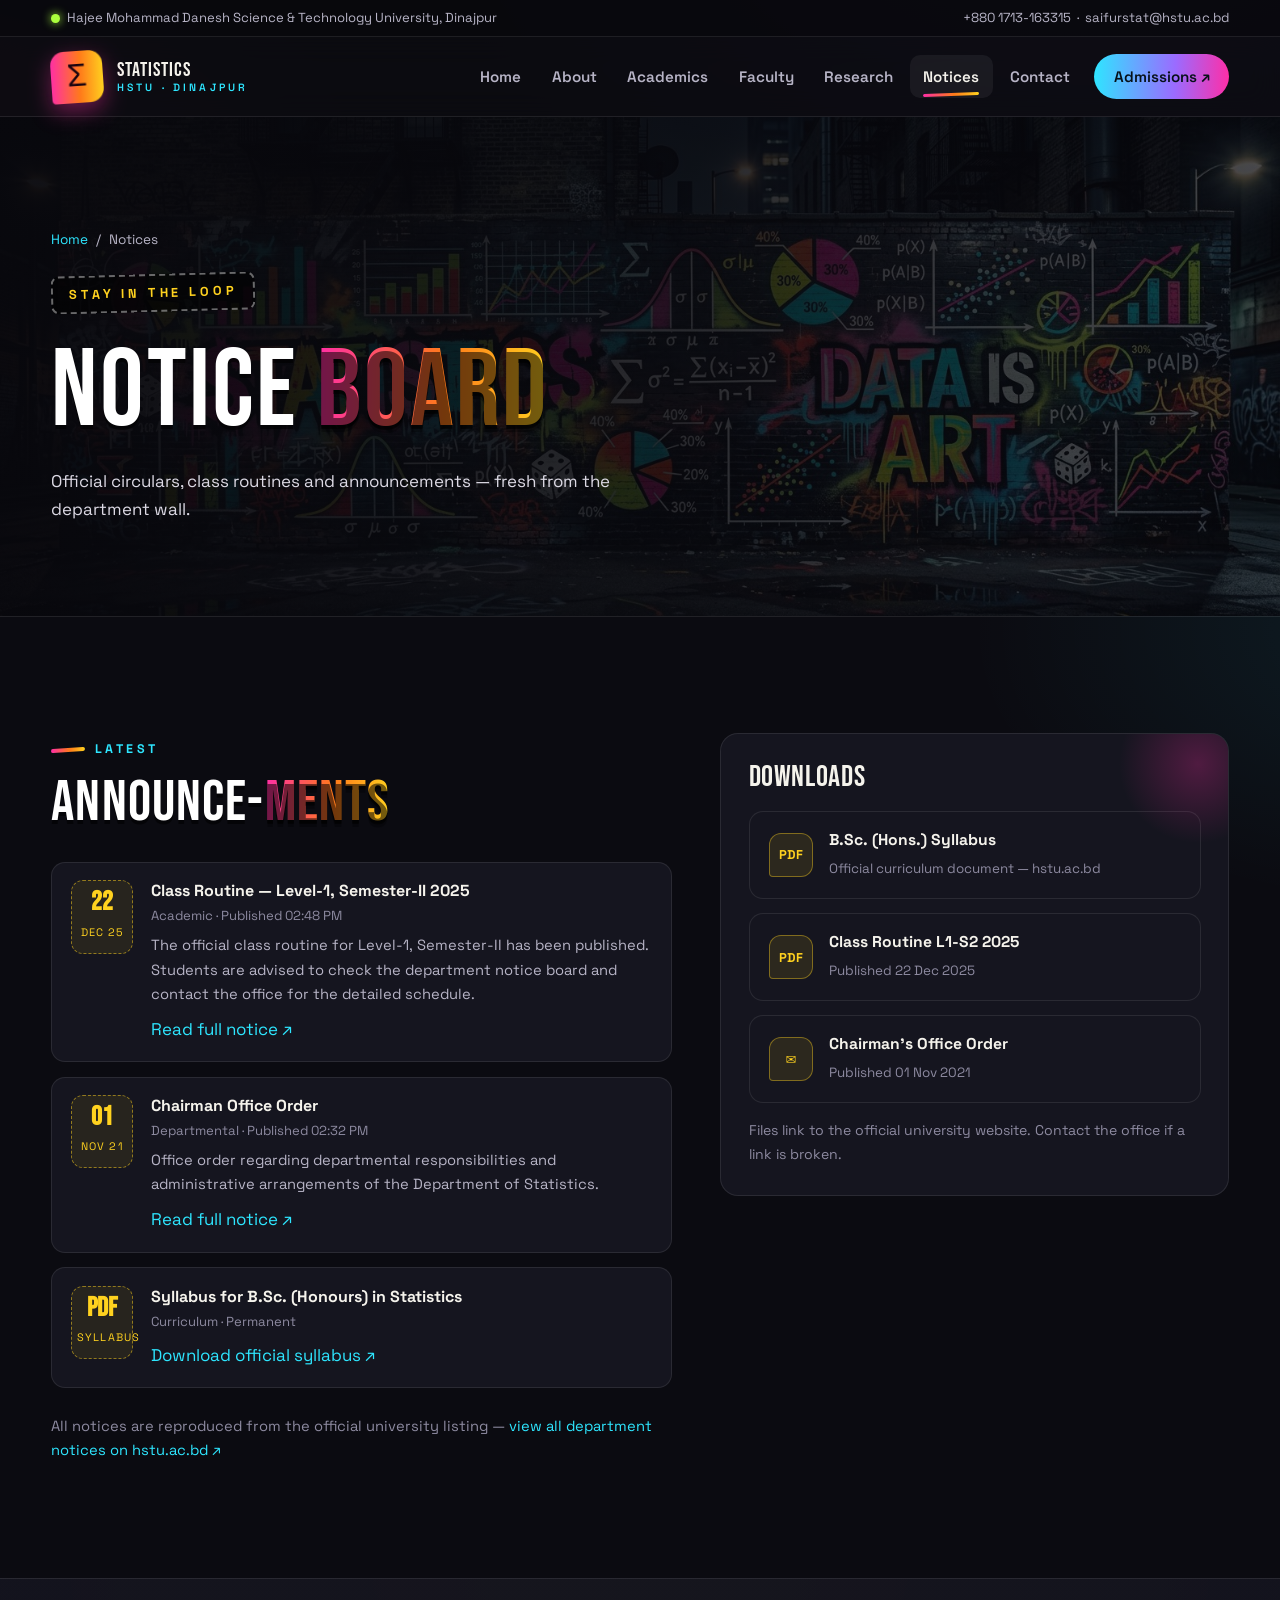
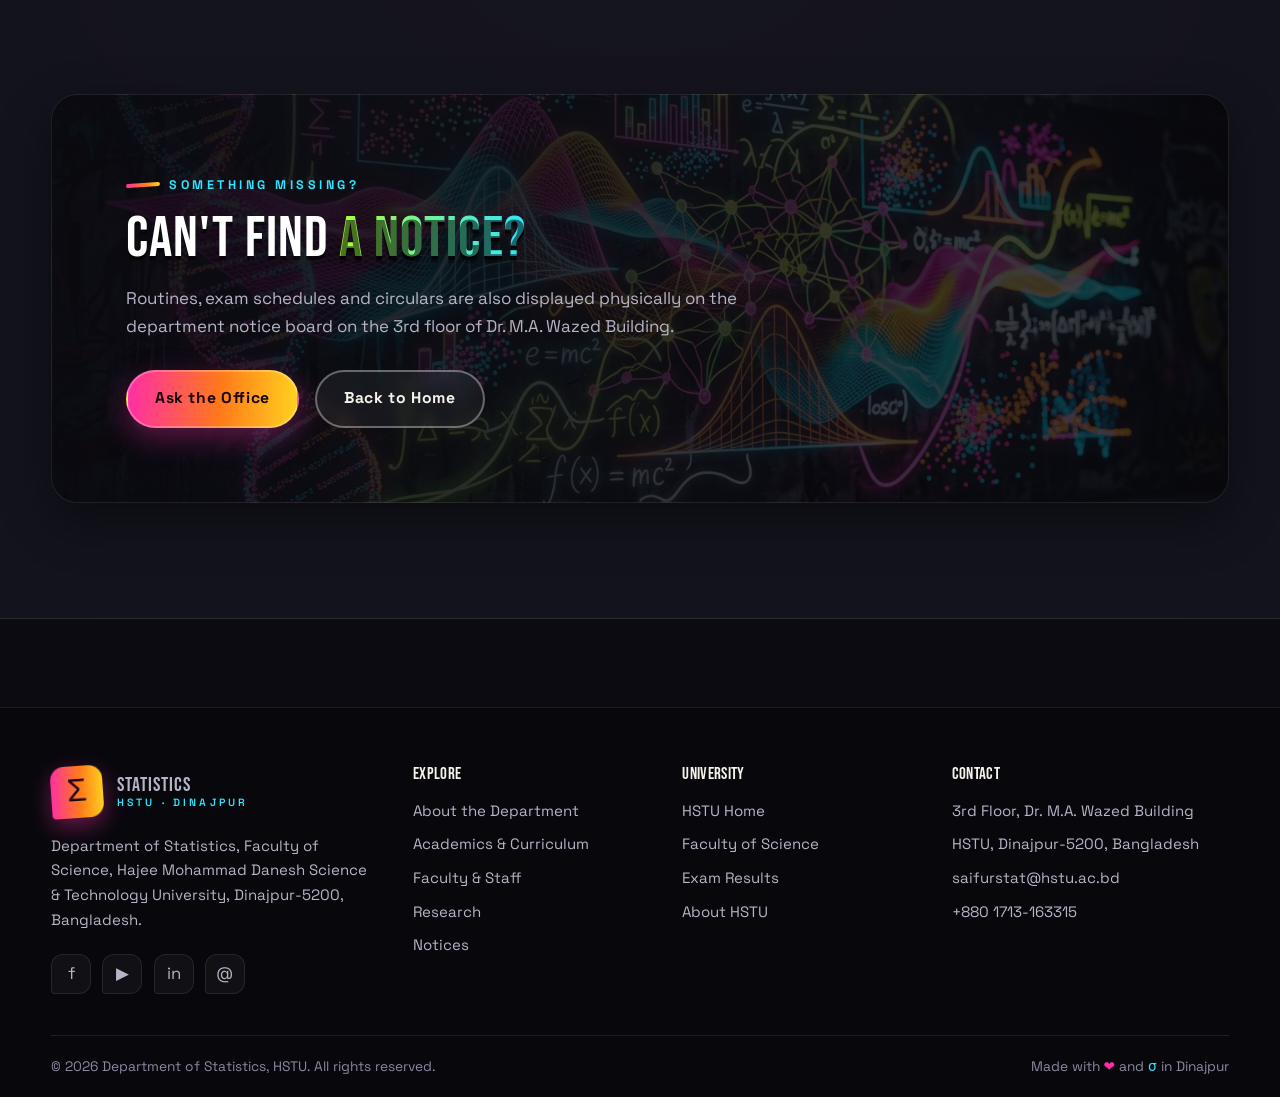
<file: notices.html>
<!DOCTYPE html>
<html lang="en">
<head>
  <meta charset="UTF-8" />
  <meta name="viewport" content="width=device-width, initial-scale=1.0" />
  <title>Notices | Department of Statistics — HSTU</title>
  <meta name="description" content="Official notices, class routines and downloads from the Department of Statistics, HSTU, Dinajpur." />
  <link rel="icon" href="data:image/svg+xml,<svg xmlns='http://www.w3.org/2000/svg' viewBox='0 0 100 100'><rect width='100' height='100' rx='20' fill='%23ff2ea6'/><text x='50' y='70' font-size='60' font-family='Arial Black' font-weight='900' text-anchor='middle' fill='%230b0b11'>Σ</text></svg>" />
  <link rel="preconnect" href="https://fonts.googleapis.com" />
  <link rel="preconnect" href="https://fonts.gstatic.com" crossorigin />
  <link href="https://fonts.googleapis.com/css2?family=Bebas+Neue&family=Space+Grotesk:wght@400;500;600;700&display=swap" rel="stylesheet" />
  <link rel="stylesheet" href="css/style.css" />
</head>
<body>
  <a class="skip-link" href="#main">Skip to content</a>

  <div class="topbar">
    <div class="container topbar-inner">
      <span class="topbar-flag"><span class="dot"></span> Hajee Mohammad Danesh Science &amp; Technology University, Dinajpur</span>
      <span>
        <a href="tel:+8801713163315">+880 1713-163315</a>
        &nbsp;·&nbsp;
        <a href="mailto:saifurstat@hstu.ac.bd">saifurstat@hstu.ac.bd</a>
      </span>
    </div>
  </div>

  <header class="site-header">
    <div class="container header-inner">
      <a class="brand" href="index.html">
        <span class="brand-logo">Σ</span>
        <span class="brand-name">Statistics<span>HSTU · Dinajpur</span></span>
      </a>
      <nav class="nav" id="primary-nav" aria-label="Main navigation">
        <a href="index.html">Home</a>
        <a href="about.html">About</a>
        <a href="academics.html">Academics</a>
        <a href="faculty.html">Faculty</a>
        <a href="research.html">Research</a>
        <a href="notices.html" aria-current="page">Notices</a>
        <a href="contact.html">Contact</a>
        <a class="nav-cta" href="academics.html#admission">Admissions ↗</a>
      </nav>
      <button class="nav-toggle" aria-expanded="false" aria-controls="primary-nav" aria-label="Toggle menu"><span class="icon-open">☰</span><span class="icon-close">✕</span></button>
    </div>
  </header>
  <div class="nav-overlay"></div>

  <main id="main">
    <!-- Page hero -->
    <section class="page-hero">
      <div class="container">
        <nav class="crumbs" aria-label="Breadcrumb">
          <a href="index.html">Home</a> <span>/</span> <span>Notices</span>
        </nav>
        <span class="hero-spray">Stay in the loop</span>
        <h1 class="paint-h1">Notice <span class="tag tag--cool">Board</span></h1>
        <p class="hero-lede" style="margin-top:1.2rem;">Official circulars, class routines and announcements — fresh from the department wall.</p>
      </div>
    </section>

    <!-- Notices -->
    <section class="section" aria-labelledby="notices-h">
      <div class="container notice-wrap">
        <div class="reveal">
          <div class="section-head" style="margin-bottom:1.8rem;">
            <div>
              <span class="eyebrow">Latest</span>
              <h2 id="notices-h" class="paint-h2">Announce-<span class="tag">ments</span></h2>
            </div>
          </div>

          <div class="notice-list">
            <article class="notice-item">
              <span class="notice-date"><b>22</b><span>Dec 25</span></span>
              <div>
                <h4>Class Routine — Level-1, Semester-II 2025</h4>
                <p class="n-meta">Academic · Published 02:48 PM</p>
                <p style="margin-top:0.4rem; font-size:0.92rem; color:var(--muted);">
                  The official class routine for Level-1, Semester-II has been published. Students are advised to check the
                  department notice board and contact the office for the detailed schedule.
                </p>
                <p style="margin-top:0.6rem;">
                  <a href="https://hstu.ac.bd/page/single_notice/type/d/id/357" target="_blank" rel="noopener">Read full notice ↗</a>
                </p>
              </div>
            </article>

            <article class="notice-item">
              <span class="notice-date"><b>01</b><span>Nov 21</span></span>
              <div>
                <h4>Chairman Office Order</h4>
                <p class="n-meta">Departmental · Published 02:32 PM</p>
                <p style="margin-top:0.4rem; font-size:0.92rem; color:var(--muted);">
                  Office order regarding departmental responsibilities and administrative arrangements of the Department of Statistics.
                </p>
                <p style="margin-top:0.6rem;">
                  <a href="https://hstu.ac.bd/page/single_notice/type/d/id/90" target="_blank" rel="noopener">Read full notice ↗</a>
                </p>
              </div>
            </article>

            <article class="notice-item">
              <span class="notice-date"><b>PDF</b><span>Syllabus</span></span>
              <div>
                <h4>Syllabus for B.Sc. (Honours) in Statistics</h4>
                <p class="n-meta">Curriculum · Permanent</p>
                <p style="margin-top:0.6rem;">
                  <a href="http://www.hstu.ac.bd/uploads/curriculam/Syllabus-for-BSc-Honours-in-Statistics.pdf" target="_blank" rel="noopener">Download official syllabus ↗</a>
                </p>
              </div>
            </article>
          </div>

          <p class="reveal" style="margin-top:1.6rem; font-size:0.92rem; color:var(--muted-2);">
            All notices are reproduced from the official university listing —
            <a href="https://hstu.ac.bd/page/all_notice/type/d/id/43" target="_blank" rel="noopener">view all department notices on hstu.ac.bd ↗</a>
          </p>
        </div>

        <aside class="quick-card reveal">
          <h3>Downloads</h3>
          <a class="file-row" href="http://www.hstu.ac.bd/uploads/curriculam/Syllabus-for-BSc-Honours-in-Statistics.pdf" target="_blank" rel="noopener">
            <span class="file-icon">PDF</span>
            <div>
              <b>B.Sc. (Hons.) Syllabus</b>
              <span>Official curriculum document — hstu.ac.bd</span>
            </div>
          </a>
          <a class="file-row" href="https://hstu.ac.bd/page/single_notice/type/d/id/357" target="_blank" rel="noopener">
            <span class="file-icon">PDF</span>
            <div>
              <b>Class Routine L1-S2 2025</b>
              <span>Published 22 Dec 2025</span>
            </div>
          </a>
          <a class="file-row" href="https://hstu.ac.bd/page/single_notice/type/d/id/90" target="_blank" rel="noopener">
            <span class="file-icon">✉</span>
            <div>
              <b>Chairman's Office Order</b>
              <span>Published 01 Nov 2021</span>
            </div>
          </a>
          <p style="margin-top:1rem; font-size:0.88rem; color:var(--muted-2);">
            Files link to the official university website. Contact the office if a link is broken.
          </p>
        </aside>
      </div>
    </section>

    <!-- CTA -->
    <section class="section section--tint" aria-labelledby="cta-h">
      <div class="container">
        <div class="cta-band reveal">
          <span class="eyebrow">Something missing?</span>
          <h2 id="cta-h" class="paint-h2">Can't find <span class="tag tag--lime">a notice?</span></h2>
          <p>Routines, exam schedules and circulars are also displayed physically on the department notice board on the 3rd floor of Dr. M.A. Wazed Building.</p>
          <div class="hero-ctas">
            <a class="btn btn--primary" href="contact.html">Ask the Office</a>
            <a class="btn btn--ghost" href="index.html">Back to Home</a>
          </div>
        </div>
      </div>
    </section>
  </main>

  <footer class="site-footer">
    <div class="container">
      <div class="footer-grid">
        <div class="footer-brand">
          <a class="brand" href="index.html">
            <span class="brand-logo">Σ</span>
            <span class="brand-name">Statistics<span>HSTU · Dinajpur</span></span>
          </a>
          <p>Department of Statistics, Faculty of Science, Hajee Mohammad Danesh Science &amp; Technology University, Dinajpur-5200, Bangladesh.</p>
          <div class="footer-socials" aria-label="Social links">
            <a href="#" aria-label="Facebook">f</a>
            <a href="#" aria-label="YouTube">▶</a>
            <a href="#" aria-label="LinkedIn">in</a>
            <a href="#" aria-label="Email">@</a>
          </div>
        </div>
        <nav aria-label="Footer — Explore">
          <h4>Explore</h4>
          <ul>
            <li><a href="about.html">About the Department</a></li>
            <li><a href="academics.html">Academics &amp; Curriculum</a></li>
            <li><a href="faculty.html">Faculty &amp; Staff</a></li>
            <li><a href="research.html">Research</a></li>
            <li><a href="notices.html">Notices</a></li>
          </ul>
        </nav>
        <nav aria-label="Footer — University">
          <h4>University</h4>
          <ul>
            <li><a href="https://hstu.ac.bd/" target="_blank" rel="noopener">HSTU Home</a></li>
            <li><a href="https://hstu.ac.bd/science" target="_blank" rel="noopener">Faculty of Science</a></li>
            <li><a href="https://hstu.ac.bd/page/exam_result" target="_blank" rel="noopener">Exam Results</a></li>
            <li><a href="https://hstu.ac.bd/about_us/overview" target="_blank" rel="noopener">About HSTU</a></li>
          </ul>
        </nav>
        <div>
          <h4>Contact</h4>
          <ul>
            <li>3rd Floor, Dr. M.A. Wazed Building</li>
            <li>HSTU, Dinajpur-5200, Bangladesh</li>
            <li><a href="mailto:saifurstat@hstu.ac.bd">saifurstat@hstu.ac.bd</a></li>
            <li><a href="tel:+8801713163315">+880 1713-163315</a></li>
          </ul>
        </div>
      </div>
      <div class="footer-bottom">
        <span>© <span id="year">2026</span> Department of Statistics, HSTU. All rights reserved.</span>
        <span>Made with <span style="color:var(--magenta)">❤</span> and <span style="color:var(--cyan)">σ</span> in Dinajpur</span>
      </div>
    </div>
  </footer>

  <button class="to-top" aria-label="Back to top">↑</button>
  <script src="js/main.js"></script>
</body>
</html>
</file>
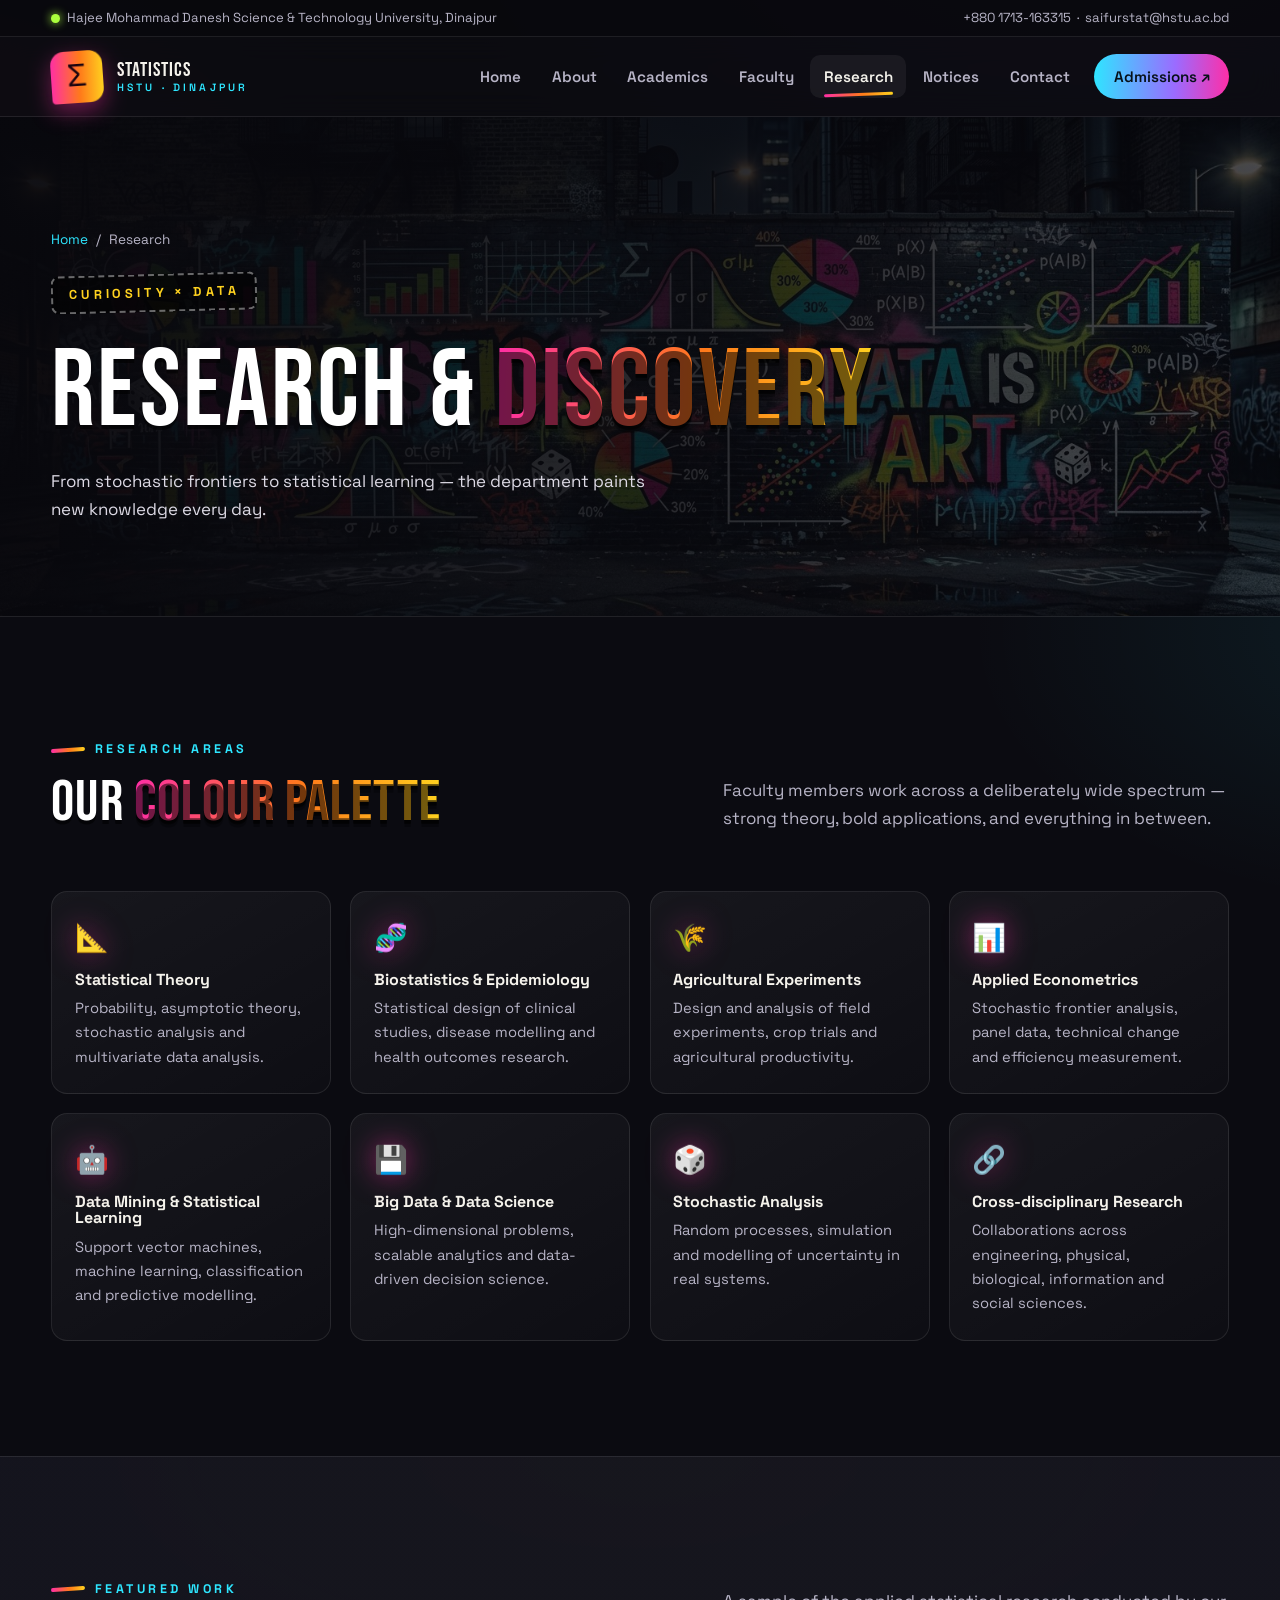
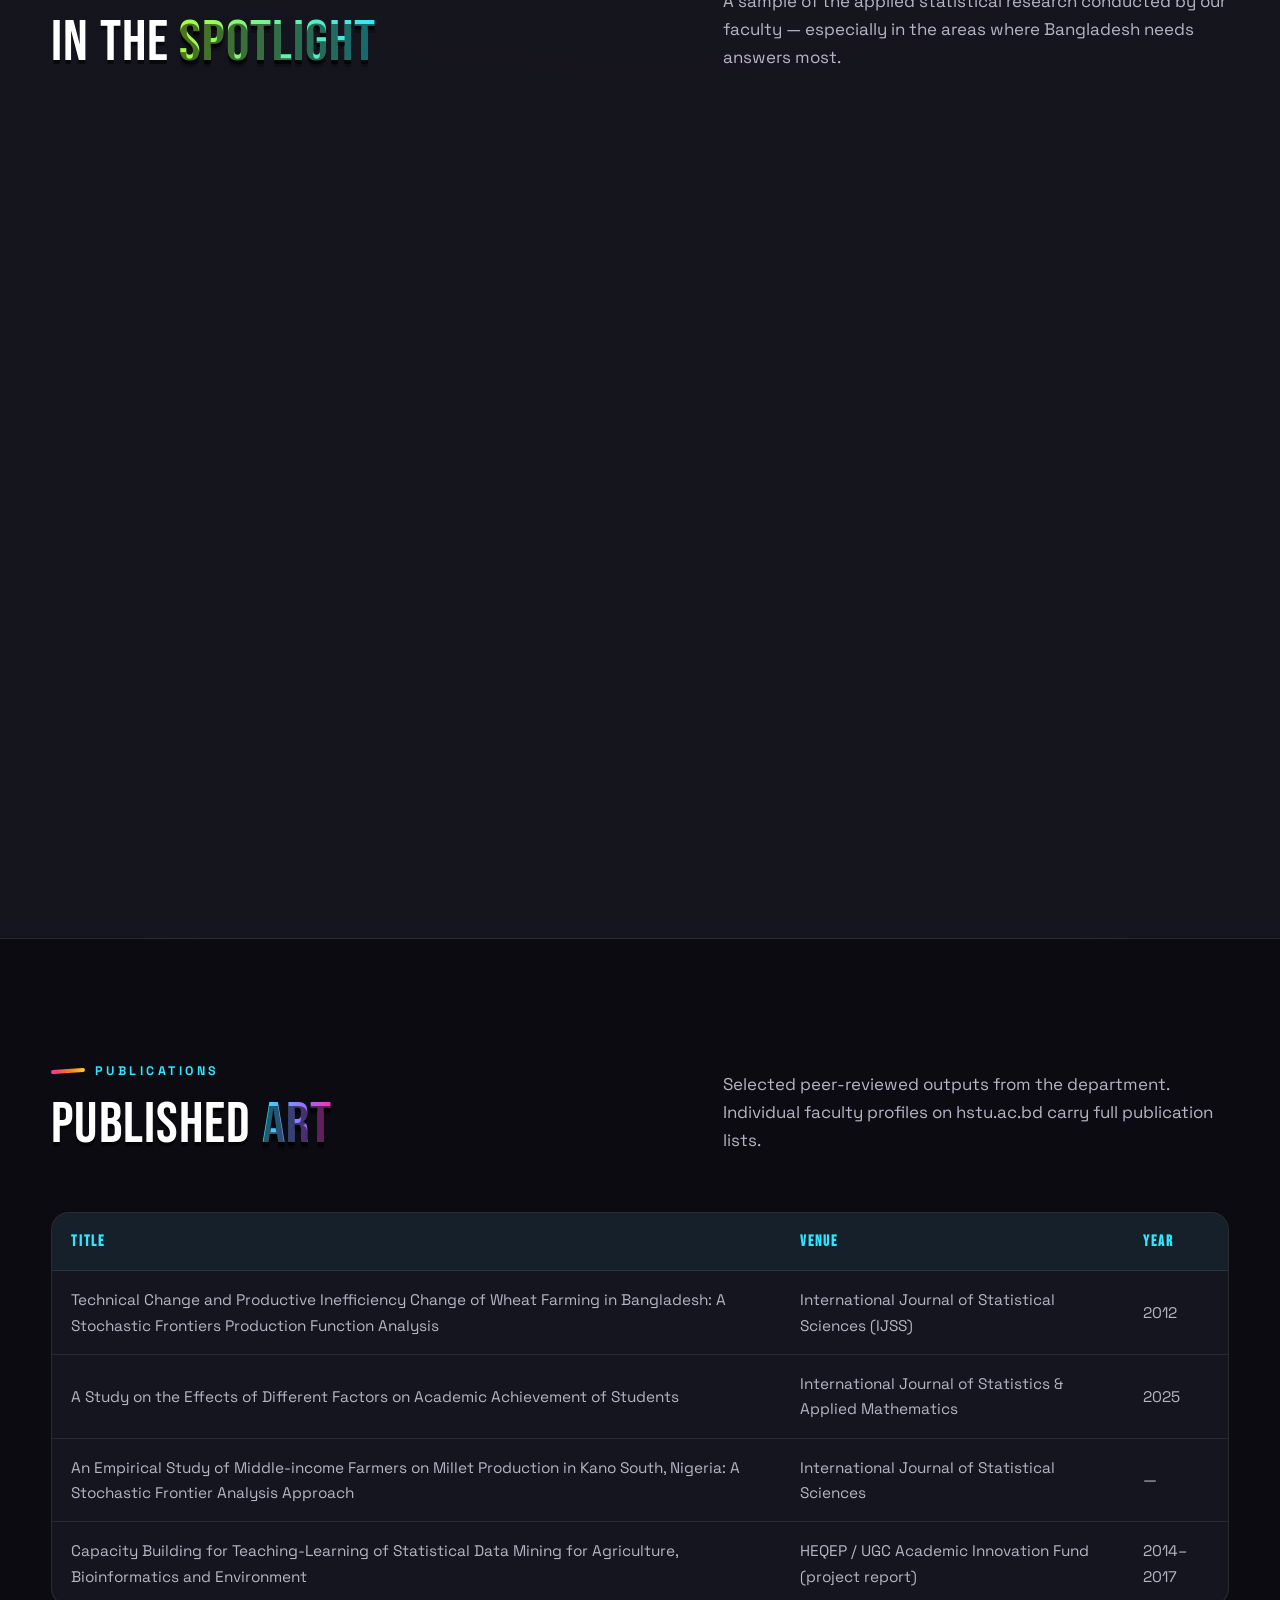
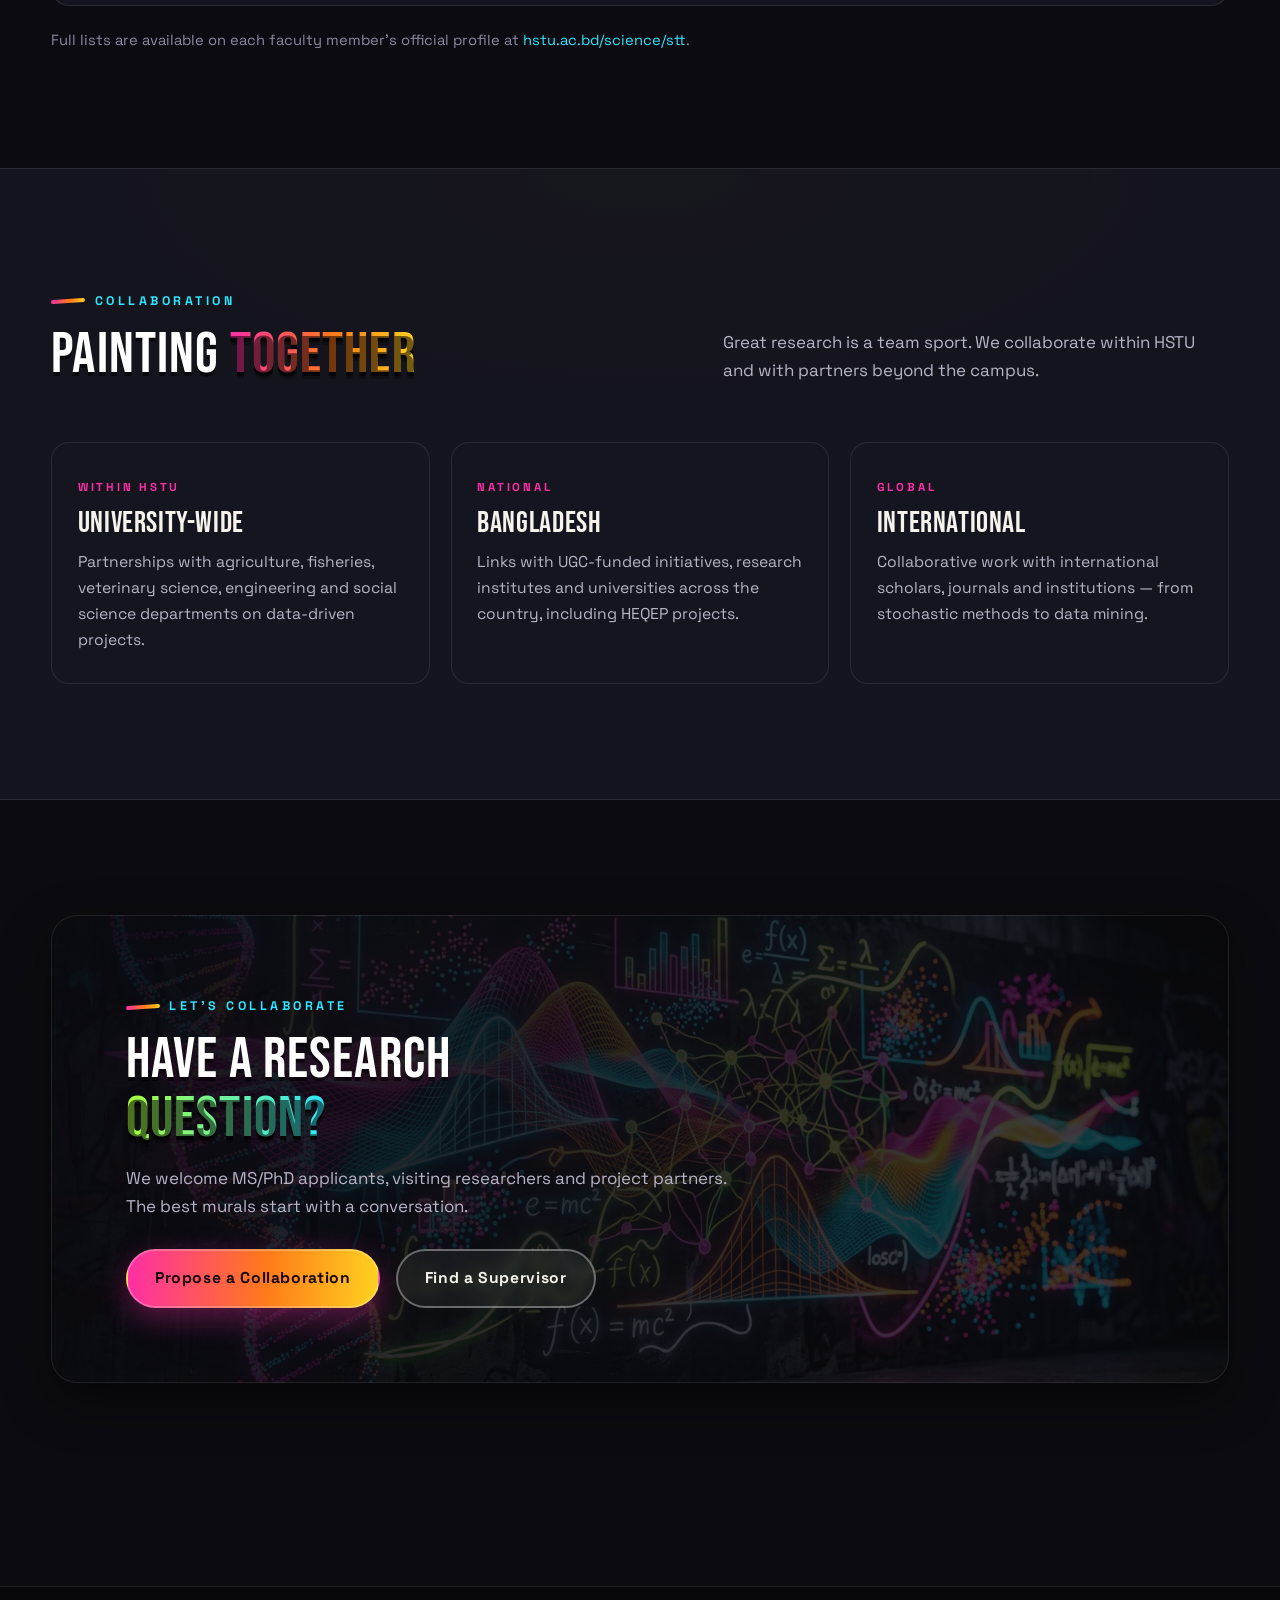
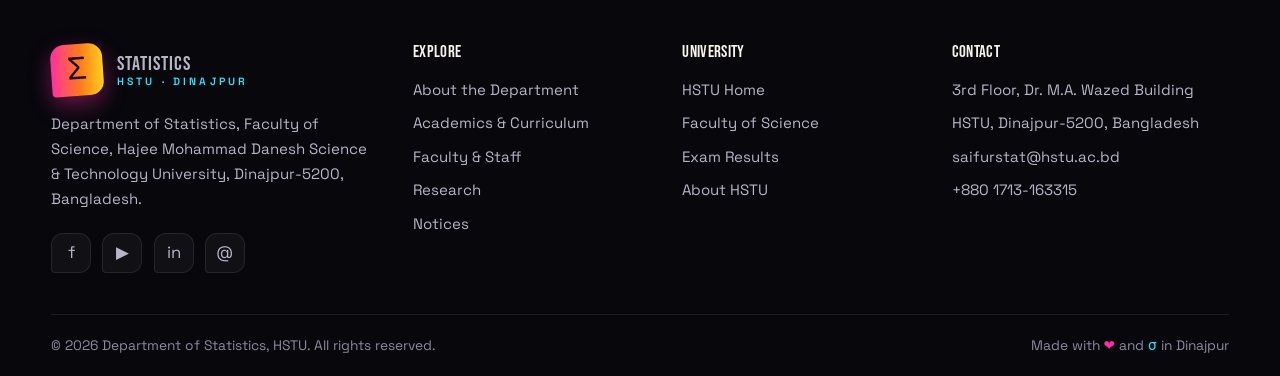
<file: research.html>
<!DOCTYPE html>
<html lang="en">
<head>
  <meta charset="UTF-8" />
  <meta name="viewport" content="width=device-width, initial-scale=1.0" />
  <title>Research | Department of Statistics — HSTU</title>
  <meta name="description" content="Research areas, projects and publications of the Department of Statistics, HSTU — biostatistics, big data, machine learning, econometrics and more." />
  <link rel="icon" href="data:image/svg+xml,<svg xmlns='http://www.w3.org/2000/svg' viewBox='0 0 100 100'><rect width='100' height='100' rx='20' fill='%23ff2ea6'/><text x='50' y='70' font-size='60' font-family='Arial Black' font-weight='900' text-anchor='middle' fill='%230b0b11'>Σ</text></svg>" />
  <link rel="preconnect" href="https://fonts.googleapis.com" />
  <link rel="preconnect" href="https://fonts.gstatic.com" crossorigin />
  <link href="https://fonts.googleapis.com/css2?family=Bebas+Neue&family=Space+Grotesk:wght@400;500;600;700&display=swap" rel="stylesheet" />
  <link rel="stylesheet" href="css/style.css" />
</head>
<body>
  <a class="skip-link" href="#main">Skip to content</a>

  <div class="topbar">
    <div class="container topbar-inner">
      <span class="topbar-flag"><span class="dot"></span> Hajee Mohammad Danesh Science &amp; Technology University, Dinajpur</span>
      <span>
        <a href="tel:+8801713163315">+880 1713-163315</a>
        &nbsp;·&nbsp;
        <a href="mailto:saifurstat@hstu.ac.bd">saifurstat@hstu.ac.bd</a>
      </span>
    </div>
  </div>

  <header class="site-header">
    <div class="container header-inner">
      <a class="brand" href="index.html">
        <span class="brand-logo">Σ</span>
        <span class="brand-name">Statistics<span>HSTU · Dinajpur</span></span>
      </a>
      <nav class="nav" id="primary-nav" aria-label="Main navigation">
        <a href="index.html">Home</a>
        <a href="about.html">About</a>
        <a href="academics.html">Academics</a>
        <a href="faculty.html">Faculty</a>
        <a href="research.html" aria-current="page">Research</a>
        <a href="notices.html">Notices</a>
        <a href="contact.html">Contact</a>
        <a class="nav-cta" href="academics.html#admission">Admissions ↗</a>
      </nav>
      <button class="nav-toggle" aria-expanded="false" aria-controls="primary-nav" aria-label="Toggle menu"><span class="icon-open">☰</span><span class="icon-close">✕</span></button>
    </div>
  </header>
  <div class="nav-overlay"></div>

  <main id="main">
    <!-- Page hero -->
    <section class="page-hero">
      <div class="container">
        <nav class="crumbs" aria-label="Breadcrumb">
          <a href="index.html">Home</a> <span>/</span> <span>Research</span>
        </nav>
        <span class="hero-spray">Curiosity × Data</span>
        <h1 class="paint-h1">Research &amp; <span class="tag tag--cool">Discovery</span></h1>
        <p class="hero-lede" style="margin-top:1.2rem;">From stochastic frontiers to statistical learning — the department paints new knowledge every day.</p>
      </div>
    </section>

    <!-- Research areas -->
    <section class="section" aria-labelledby="areas-h">
      <div class="container">
        <div class="section-head reveal">
          <div>
            <span class="eyebrow">Research areas</span>
            <h2 id="areas-h" class="paint-h2">Our <span class="tag">Colour Palette</span></h2>
          </div>
          <p>Faculty members work across a deliberately wide spectrum — strong theory, bold applications, and everything in between.</p>
        </div>

        <div class="res-grid">
          <div class="res-tile reveal"><span class="icon">📐</span><h4>Statistical Theory</h4><p>Probability, asymptotic theory, stochastic analysis and multivariate data analysis.</p></div>
          <div class="res-tile reveal"><span class="icon">🧬</span><h4>Biostatistics &amp; Epidemiology</h4><p>Statistical design of clinical studies, disease modelling and health outcomes research.</p></div>
          <div class="res-tile reveal"><span class="icon">🌾</span><h4>Agricultural Experiments</h4><p>Design and analysis of field experiments, crop trials and agricultural productivity.</p></div>
          <div class="res-tile reveal"><span class="icon">📊</span><h4>Applied Econometrics</h4><p>Stochastic frontier analysis, panel data, technical change and efficiency measurement.</p></div>
          <div class="res-tile reveal"><span class="icon">🤖</span><h4>Data Mining &amp; Statistical Learning</h4><p>Support vector machines, machine learning, classification and predictive modelling.</p></div>
          <div class="res-tile reveal"><span class="icon">💾</span><h4>Big Data &amp; Data Science</h4><p>High-dimensional problems, scalable analytics and data-driven decision science.</p></div>
          <div class="res-tile reveal"><span class="icon">🎲</span><h4>Stochastic Analysis</h4><p>Random processes, simulation and modelling of uncertainty in real systems.</p></div>
          <div class="res-tile reveal"><span class="icon">🔗</span><h4>Cross-disciplinary Research</h4><p>Collaborations across engineering, physical, biological, information and social sciences.</p></div>
        </div>
      </div>
    </section>

    <!-- Featured research -->
    <section class="section section--tint" aria-labelledby="featured-h">
      <div class="container">
        <div class="section-head reveal">
          <div>
            <span class="eyebrow">Featured work</span>
            <h2 id="featured-h" class="paint-h2">In the <span class="tag tag--lime">Spotlight</span></h2>
          </div>
          <p>A sample of the applied statistical research conducted by our faculty — especially in the areas where Bangladesh needs answers most.</p>
        </div>

        <div class="two-col">
          <article class="card reveal">
            <span class="kicker">Agriculture · Efficiency</span>
            <h3>Technical Change &amp; Productive Inefficiency of Wheat Farming in Bangladesh</h3>
            <p style="margin-top:0.8rem;">
              A stochastic frontier production-function analysis of wheat farming — published in the
              <i>International Journal of Statistical Sciences</i>. The work measures how farmers convert inputs into
              output and identifies where efficiency gains are possible.
            </p>
            <p style="margin-top:0.8rem; font-size:0.9rem; color:var(--muted-2);">Project lead: Prof. Dr. Md. Earfan Ali Khondaker</p>
          </article>

          <article class="card reveal">
            <span class="kicker">Education · Analytics</span>
            <h3>Factors Affecting Academic Achievement of Students</h3>
            <p style="margin-top:0.8rem;">
              An interdisciplinary study by our faculty (Dilara Pervin, Sabuj Ali, A.S.M. Abu Saeed, Kaderi Kibria and
              colleagues) on the determinants of student performance — evidence that statistics can improve how we teach.
            </p>
            <p style="margin-top:0.8rem; font-size:0.9rem; color:var(--muted-2);">Published: International Journal of Statistics &amp; Applied Mathematics · 2025</p>
          </article>

          <article class="card reveal">
            <span class="kicker">Capacity Building · HEQEP</span>
            <h3>Statistical Data Mining for Agriculture, Bioinformatics &amp; Environment</h3>
            <p style="margin-top:0.8rem;">
              A World Bank HEQEP / UGC academic innovation project that modernised teaching and syllabuses around
              statistical data mining — preparing graduates for bioinformatics, climatology and health analytics.
            </p>
            <p style="margin-top:0.8rem; font-size:0.9rem; color:var(--muted-2);">Funded: Higher Education Quality Enhancement Project (HEQEP) · AIF</p>
          </article>

          <article class="card reveal">
            <span class="kicker">Theory → Practice</span>
            <h3>From Stochastic Frontiers to Machine Learning</h3>
            <p style="margin-top:0.8rem;">
              Our faculty bridge classical statistical theory with modern computational methods — from support vector
              machines to statistical learning — ensuring our students are ready for the data economy.
            </p>
            <p style="margin-top:0.8rem; font-size:0.9rem; color:var(--muted-2);">Cross-cutting theme across all research groups</p>
          </article>
        </div>
      </div>
    </section>

    <!-- Publications -->
    <section class="section" aria-labelledby="pubs-h">
      <div class="container">
        <div class="section-head reveal">
          <div>
            <span class="eyebrow">Publications</span>
            <h2 id="pubs-h" class="paint-h2">Published <span class="tag tag--cool">Art</span></h2>
          </div>
          <p>Selected peer-reviewed outputs from the department. Individual faculty profiles on hstu.ac.bd carry full publication lists.</p>
        </div>

        <div class="table-wrap reveal">
          <table>
            <thead>
              <tr><th>Title</th><th>Venue</th><th>Year</th></tr>
            </thead>
            <tbody>
              <tr>
                <td>Technical Change and Productive Inefficiency Change of Wheat Farming in Bangladesh: A Stochastic Frontiers Production Function Analysis</td>
                <td>International Journal of Statistical Sciences (IJSS)</td>
                <td>2012</td>
              </tr>
              <tr>
                <td>A Study on the Effects of Different Factors on Academic Achievement of Students</td>
                <td>International Journal of Statistics &amp; Applied Mathematics</td>
                <td>2025</td>
              </tr>
              <tr>
                <td>An Empirical Study of Middle-income Farmers on Millet Production in Kano South, Nigeria: A Stochastic Frontier Analysis Approach</td>
                <td>International Journal of Statistical Sciences</td>
                <td>—</td>
              </tr>
              <tr>
                <td>Capacity Building for Teaching-Learning of Statistical Data Mining for Agriculture, Bioinformatics and Environment</td>
                <td>HEQEP / UGC Academic Innovation Fund (project report)</td>
                <td>2014–2017</td>
              </tr>
            </tbody>
          </table>
        </div>

        <p class="reveal" style="margin-top:1.4rem; font-size:0.92rem; color:var(--muted-2);">
          Full lists are available on each faculty member's official profile at
          <a href="https://hstu.ac.bd/science/stt" target="_blank" rel="noopener">hstu.ac.bd/science/stt</a>.
        </p>
      </div>
    </section>

    <!-- Collaborations -->
    <section class="section section--tint" aria-labelledby="collab-h">
      <div class="container">
        <div class="section-head reveal">
          <div>
            <span class="eyebrow">Collaboration</span>
            <h2 id="collab-h" class="paint-h2">Painting <span class="tag">Together</span></h2>
          </div>
          <p>Great research is a team sport. We collaborate within HSTU and with partners beyond the campus.</p>
        </div>

        <div class="flow-3" style="grid-template-columns:repeat(auto-fit,minmax(250px,1fr));">
          <div class="card reveal">
            <span class="kicker">Within HSTU</span>
            <h3>University-Wide</h3>
            <p>Partnerships with agriculture, fisheries, veterinary science, engineering and social science departments on data-driven projects.</p>
          </div>
          <div class="card reveal">
            <span class="kicker">National</span>
            <h3>Bangladesh</h3>
            <p>Links with UGC-funded initiatives, research institutes and universities across the country, including HEQEP projects.</p>
          </div>
          <div class="card reveal">
            <span class="kicker">Global</span>
            <h3>International</h3>
            <p>Collaborative work with international scholars, journals and institutions — from stochastic methods to data mining.</p>
          </div>
        </div>
      </div>
    </section>

    <!-- CTA -->
    <section class="section" aria-labelledby="cta-h">
      <div class="container">
        <div class="cta-band reveal">
          <span class="eyebrow">Let's collaborate</span>
          <h2 id="cta-h" class="paint-h2">Have a research <span class="tag tag--lime">question?</span></h2>
          <p>We welcome MS/PhD applicants, visiting researchers and project partners. The best murals start with a conversation.</p>
          <div class="hero-ctas">
            <a class="btn btn--primary" href="contact.html">Propose a Collaboration</a>
            <a class="btn btn--ghost" href="faculty.html">Find a Supervisor</a>
          </div>
        </div>
      </div>
    </section>
  </main>

  <footer class="site-footer">
    <div class="container">
      <div class="footer-grid">
        <div class="footer-brand">
          <a class="brand" href="index.html">
            <span class="brand-logo">Σ</span>
            <span class="brand-name">Statistics<span>HSTU · Dinajpur</span></span>
          </a>
          <p>Department of Statistics, Faculty of Science, Hajee Mohammad Danesh Science &amp; Technology University, Dinajpur-5200, Bangladesh.</p>
          <div class="footer-socials" aria-label="Social links">
            <a href="#" aria-label="Facebook">f</a>
            <a href="#" aria-label="YouTube">▶</a>
            <a href="#" aria-label="LinkedIn">in</a>
            <a href="#" aria-label="Email">@</a>
          </div>
        </div>
        <nav aria-label="Footer — Explore">
          <h4>Explore</h4>
          <ul>
            <li><a href="about.html">About the Department</a></li>
            <li><a href="academics.html">Academics &amp; Curriculum</a></li>
            <li><a href="faculty.html">Faculty &amp; Staff</a></li>
            <li><a href="research.html">Research</a></li>
            <li><a href="notices.html">Notices</a></li>
          </ul>
        </nav>
        <nav aria-label="Footer — University">
          <h4>University</h4>
          <ul>
            <li><a href="https://hstu.ac.bd/" target="_blank" rel="noopener">HSTU Home</a></li>
            <li><a href="https://hstu.ac.bd/science" target="_blank" rel="noopener">Faculty of Science</a></li>
            <li><a href="https://hstu.ac.bd/page/exam_result" target="_blank" rel="noopener">Exam Results</a></li>
            <li><a href="https://hstu.ac.bd/about_us/overview" target="_blank" rel="noopener">About HSTU</a></li>
          </ul>
        </nav>
        <div>
          <h4>Contact</h4>
          <ul>
            <li>3rd Floor, Dr. M.A. Wazed Building</li>
            <li>HSTU, Dinajpur-5200, Bangladesh</li>
            <li><a href="mailto:saifurstat@hstu.ac.bd">saifurstat@hstu.ac.bd</a></li>
            <li><a href="tel:+8801713163315">+880 1713-163315</a></li>
          </ul>
        </div>
      </div>
      <div class="footer-bottom">
        <span>© <span id="year">2026</span> Department of Statistics, HSTU. All rights reserved.</span>
        <span>Made with <span style="color:var(--magenta)">❤</span> and <span style="color:var(--cyan)">σ</span> in Dinajpur</span>
      </div>
    </div>
  </footer>

  <button class="to-top" aria-label="Back to top">↑</button>
  <script src="js/main.js"></script>
</body>
</html>
</file>
<file: css/style.css>
/* ==========================================================================
   Department of Statistics — HSTU
   Graffiti / street-art inspired design system
   ========================================================================== */

/* ---------- Design tokens ---------- */
:root {
  --ink: #0b0b11;
  --ink-2: #101018;
  --panel: #15151f;
  --panel-2: #1c1c28;
  --line: rgba(255, 255, 255, 0.09);

  --magenta: #ff2ea6;
  --cyan: #2ee6ff;
  --yellow: #ffd21f;
  --lime: #aaff3d;
  --orange: #ff7a1a;
  --violet: #9b6bff;

  --text: #f5f3ec;
  --muted: #b7b4c6;
  --muted-2: #8d8aa0;

  --font-display: "Bebas Neue", "Arial Narrow", sans-serif;
  --font-body: "Space Grotesk", "Segoe UI", system-ui, sans-serif;

  --radius: 18px;
  --maxw: 1200px;
  --shadow: 0 18px 50px rgba(0, 0, 0, 0.45);

  --grad-hot: linear-gradient(92deg, var(--magenta), var(--orange) 55%, var(--yellow));
  --grad-cool: linear-gradient(92deg, var(--cyan), var(--violet) 60%, var(--magenta));
  --grad-lime: linear-gradient(92deg, var(--lime), var(--cyan));
}

/* ---------- Reset / base ---------- */
*,
*::before,
*::after {
  box-sizing: border-box;
  margin: 0;
  padding: 0;
}

html {
  scroll-behavior: smooth;
  -webkit-text-size-adjust: 100%;
}

body {
  font-family: var(--font-body);
  font-size: 1.06rem;
  line-height: 1.65;
  color: var(--text);
  background-color: var(--ink);
  background-image:
    radial-gradient(1100px 600px at 85% -10%, rgba(155, 107, 255, 0.14), transparent 60%),
    radial-gradient(900px 500px at -10% 20%, rgba(255, 46, 166, 0.10), transparent 55%),
    radial-gradient(800px 500px at 110% 70%, rgba(46, 230, 255, 0.08), transparent 55%);
  background-attachment: fixed;
  overflow-x: hidden;
}

img {
  max-width: 100%;
  display: block;
}

a {
  color: var(--cyan);
  text-decoration: none;
}

a:hover {
  color: var(--lime);
}

ul,
ol {
  list-style: none;
}

button {
  font: inherit;
  cursor: pointer;
}

:focus-visible {
  outline: 3px dashed var(--yellow);
  outline-offset: 3px;
  border-radius: 4px;
}

::selection {
  background: var(--magenta);
  color: #fff;
}

.skip-link {
  position: absolute;
  left: -999px;
  top: 0;
  z-index: 999;
  background: var(--yellow);
  color: #000;
  padding: 0.7rem 1.2rem;
  font-weight: 700;
  border-radius: 0 0 12px 0;
}

.skip-link:focus {
  left: 0;
}

.container {
  width: min(var(--maxw), 92%);
  margin-inline: auto;
}

/* ---------- Typography ---------- */
h1,
h2,
h3,
h4 {
  font-family: var(--font-display);
  font-weight: 400;
  line-height: 1.02;
  letter-spacing: 0.02em;
  text-transform: uppercase;
}

h1 {
  font-size: clamp(3.4rem, 8.5vw, 7rem);
}

h2 {
  font-size: clamp(2.2rem, 5vw, 3.6rem);
}

h3 {
  font-size: clamp(1.4rem, 2.6vw, 1.9rem);
}

h4 {
  font-size: 1.2rem;
}

.eyebrow {
  display: inline-flex;
  align-items: center;
  gap: 0.6rem;
  font-family: var(--font-body);
  font-size: 0.78rem;
  font-weight: 700;
  letter-spacing: 0.28em;
  text-transform: uppercase;
  color: var(--cyan);
  margin-bottom: 0.9rem;
}

.eyebrow::before {
  content: "";
  width: 34px;
  height: 4px;
  border-radius: 3px;
  background: var(--grad-hot);
  transform: rotate(-4deg);
}

.lede {
  color: var(--muted);
  font-size: 1.12rem;
  max-width: 62ch;
}

.paint-h1,
.paint-h2 {
  color: #fff;
  text-shadow: 0 4px 0 rgba(0, 0, 0, 0.55);
}

.paint-h1 .tag,
.paint-h2 .tag {
  display: inline-block;
  background: var(--grad-hot);
  -webkit-background-clip: text;
  background-clip: text;
  color: transparent;
  filter: drop-shadow(0 3px 0 rgba(0, 0, 0, 0.5));
}

.paint-h2 .tag--cool {
  background: var(--grad-cool);
  -webkit-background-clip: text;
  background-clip: text;
}

.paint-h2 .tag--lime {
  background: var(--grad-lime);
  -webkit-background-clip: text;
  background-clip: text;
}

/* ---------- Buttons ---------- */
.btn {
  display: inline-flex;
  align-items: center;
  justify-content: center;
  gap: 0.55rem;
  font-family: var(--font-body);
  font-weight: 700;
  font-size: 0.98rem;
  letter-spacing: 0.04em;
  padding: 0.9rem 1.7rem;
  border-radius: 999px;
  border: 2px solid transparent;
  transition: transform 0.18s ease, box-shadow 0.18s ease, background 0.18s ease;
  text-transform: none;
}

.btn:hover {
  transform: translateY(-3px) rotate(-0.6deg);
}

.btn--primary {
  background: var(--grad-hot);
  color: #16030d;
  border-color: rgba(255, 255, 255, 0.25);
  box-shadow: 0 10px 30px rgba(255, 46, 166, 0.35);
}

.btn--primary:hover {
  box-shadow: 0 16px 40px rgba(255, 46, 166, 0.5);
  color: #16030d;
}

.btn--ghost {
  background: rgba(255, 255, 255, 0.05);
  color: var(--text);
  border-color: rgba(255, 255, 255, 0.35);
  backdrop-filter: blur(6px);
}

.btn--ghost:hover {
  border-color: var(--cyan);
  color: var(--cyan);
}

.btn--cool {
  background: var(--grad-cool);
  color: #061018;
  box-shadow: 0 10px 30px rgba(46, 230, 255, 0.3);
}

.btn--cool:hover {
  color: #061018;
  box-shadow: 0 16px 40px rgba(46, 230, 255, 0.45);
}

/* ---------- Section shells ---------- */
.section {
  padding: clamp(4.5rem, 9vw, 7.5rem) 0;
  position: relative;
}

.section--tint {
  background:
    linear-gradient(rgba(21, 21, 31, 0.92), rgba(21, 21, 31, 0.92)),
    radial-gradient(1200px 500px at 50% 0%, rgba(255, 210, 31, 0.12), transparent 60%);
  border-block: 1px solid var(--line);
}

.section-head {
  display: flex;
  align-items: end;
  justify-content: space-between;
  gap: 2rem;
  margin-bottom: clamp(2.4rem, 5vw, 3.6rem);
  flex-wrap: wrap;
}

.section-head p {
  max-width: 46ch;
  color: var(--muted);
}

.spray {
  position: relative;
  isolation: isolate;
}

.spray::before {
  content: "";
  position: absolute;
  inset: auto -4% -4% auto;
  width: 300px;
  height: 140px;
  background: radial-gradient(closest-side, rgba(255, 46, 166, 0.35), transparent 70%);
  filter: blur(30px);
  z-index: -1;
  pointer-events: none;
}

/* Spray-tag background words */
.street-word {
  position: absolute;
  font-family: var(--font-display);
  font-size: clamp(5rem, 22vw, 17rem);
  line-height: 1;
  text-transform: uppercase;
  color: transparent;
  -webkit-text-stroke: 2px rgba(255, 255, 255, 0.05);
  pointer-events: none;
  user-select: none;
  z-index: 0;
  white-space: nowrap;
}

/* ---------- Header ---------- */
.topbar {
  background: rgba(8, 8, 12, 0.92);
  border-bottom: 1px solid var(--line);
  font-size: 0.82rem;
  color: var(--muted);
}

.topbar-inner {
  display: flex;
  align-items: center;
  justify-content: space-between;
  gap: 1rem;
  padding: 0.45rem 0;
  flex-wrap: wrap;
}

.topbar a {
  color: var(--muted);
}

.topbar a:hover {
  color: var(--lime);
}

.topbar-flag {
  display: inline-flex;
  align-items: center;
  gap: 0.4rem;
}

.topbar-flag .dot {
  width: 9px;
  height: 9px;
  border-radius: 50%;
  background: var(--lime);
  box-shadow: 0 0 10px var(--lime);
  animation: pulse-dot 2s ease-in-out infinite;
}

@keyframes pulse-dot {
  50% {
    opacity: 0.4;
    transform: scale(0.75);
  }
}

.site-header {
  position: sticky;
  top: 0;
  z-index: 102;
  background: rgba(11, 11, 17, 0.82);
  backdrop-filter: blur(14px);
  border-bottom: 1px solid var(--line);
  transition: box-shadow 0.25s;
}

.site-header.scrolled {
  box-shadow: 0 12px 40px rgba(0, 0, 0, 0.55);
}

.header-inner {
  display: flex;
  align-items: center;
  justify-content: space-between;
  gap: 1.5rem;
  padding: 0.85rem 0;
}

.brand {
  display: flex;
  align-items: center;
  gap: 0.85rem;
  color: var(--text);
}

.brand:hover {
  color: var(--text);
}

.brand-logo {
  flex: none;
  width: 52px;
  height: 52px;
  display: grid;
  place-items: center;
  font-family: var(--font-display);
  font-size: 2rem;
  background: var(--grad-hot);
  color: #1a0410;
  border-radius: 14px 14px 14px 4px;
  box-shadow: 0 8px 22px rgba(255, 46, 166, 0.4);
  transform: rotate(-4deg);
}

.brand-name {
  font-family: var(--font-display);
  font-size: 1.28rem;
  letter-spacing: 0.05em;
  line-height: 1.05;
  text-transform: uppercase;
}

.brand-name span {
  display: block;
  font-size: 0.66rem;
  font-family: var(--font-body);
  font-weight: 600;
  letter-spacing: 0.3em;
  color: var(--cyan);
}

.nav {
  display: flex;
  align-items: center;
  gap: 0.2rem;
}

.nav a {
  color: var(--muted);
  font-weight: 600;
  font-size: 0.95rem;
  padding: 0.55rem 0.85rem;
  border-radius: 10px;
  position: relative;
  transition: color 0.15s, background 0.15s;
}

.nav a:hover,
.nav a[aria-current="page"] {
  color: var(--text);
  background: rgba(255, 255, 255, 0.06);
}

.nav a[aria-current="page"]::after {
  content: "";
  position: absolute;
  left: 0.85rem;
  right: 0.85rem;
  bottom: 0.15rem;
  height: 3px;
  border-radius: 3px;
  background: var(--grad-hot);
  transform: rotate(-2deg);
}

.nav-cta {
  margin-left: 0.5rem;
  padding: 0.6rem 1.2rem !important;
  background: var(--grad-cool);
  color: #061018 !important;
  border-radius: 999px !important;
  font-weight: 700;
}

.nav-cta::after {
  display: none;
}

.nav-toggle {
  display: none;
  background: none;
  border: 2px solid var(--line);
  border-radius: 12px;
  width: 48px;
  height: 48px;
  color: var(--text);
  font-size: 1.35rem;
}

/* ---------- Hero ---------- */
.hero {
  position: relative;
  min-height: min(92svh, 920px);
  display: flex;
  align-items: center;
  isolation: isolate;
  overflow: hidden;
}

.hero-bg {
  position: absolute;
  inset: 0;
  background: url("../assets/img/hero-graffiti.jpg") center / cover no-repeat;
  z-index: -2;
  transform: scale(1.04);
  animation: hero-drift 26s ease-in-out infinite alternate;
}

@keyframes hero-drift {
  to {
    transform: scale(1.12) translateX(-1.5%);
  }
}

.hero::before {
  content: "";
  position: absolute;
  inset: 0;
  z-index: -1;
  background:
    linear-gradient(100deg, rgba(8, 8, 13, 0.94) 0%, rgba(8, 8, 13, 0.72) 42%, rgba(8, 8, 13, 0.35) 75%),
    linear-gradient(to top, var(--ink) 2%, transparent 35%),
    radial-gradient(900px 400px at 15% 60%, rgba(255, 46, 166, 0.18), transparent 60%);
}

.hero-content {
  position: relative;
  z-index: 1;
  padding: clamp(5rem, 12vw, 8.5rem) 0 6.5rem;
  max-width: 780px;
}

.hero-spray {
  display: inline-block;
  background: rgba(0, 0, 0, 0.55);
  border: 2px dashed rgba(255, 255, 255, 0.4);
  padding: 0.4rem 1rem;
  border-radius: 8px;
  font-size: 0.8rem;
  font-weight: 700;
  letter-spacing: 0.3em;
  text-transform: uppercase;
  color: var(--yellow);
  transform: rotate(-1.5deg);
  margin-bottom: 1.6rem;
}

.hero-tagz {
  font-family: var(--font-display);
  font-size: clamp(1.1rem, 2.4vw, 1.6rem);
  letter-spacing: 0.18em;
  color: rgba(255, 255, 255, 0.85);
  margin-top: 1.1rem;
  text-transform: uppercase;
}

.hero-tagz b {
  font-weight: 400;
}

.hero-tagz .t-m { color: var(--magenta); }
.hero-tagz .t-c { color: var(--cyan); }
.hero-tagz .t-y { color: var(--yellow); }
.hero-tagz .t-l { color: var(--lime); }
.hero-tagz .t-o { color: var(--orange); }

.hero-lede {
  margin: 1.6rem 0 2.2rem;
  color: #dcd9e4;
  max-width: 56ch;
}

.hero-ctas {
  display: flex;
  gap: 1rem;
  flex-wrap: wrap;
}

.hero-badges {
  display: flex;
  gap: 0.8rem;
  flex-wrap: wrap;
  margin-top: 3rem;
}

.hero-badges .badge {
  display: inline-flex;
  align-items: center;
  gap: 0.5rem;
  background: rgba(0, 0, 0, 0.5);
  border: 1px solid rgba(255, 255, 255, 0.18);
  padding: 0.45rem 0.95rem;
  border-radius: 999px;
  font-size: 0.85rem;
  color: #e9e6ef;
  backdrop-filter: blur(6px);
}

.hero-badges .badge i {
  font-style: normal;
  color: var(--lime);
}

/* Ticker */
.ticker {
  background: var(--ink-2);
  border-block: 2px solid var(--line);
  overflow: hidden;
  position: relative;
}

.ticker-track {
  display: flex;
  gap: 3rem;
  width: max-content;
  animation: ticker-scroll 38s linear infinite;
  padding: 0.85rem 0;
}

.ticker:hover .ticker-track {
  animation-play-state: paused;
}

.ticker-track span {
  font-family: var(--font-display);
  font-size: 1.05rem;
  letter-spacing: 0.22em;
  text-transform: uppercase;
  white-space: nowrap;
  color: var(--muted);
}

.ticker-track span::before {
  content: "✳";
  margin-right: 3rem;
  color: var(--magenta);
}

@keyframes ticker-scroll {
  to {
    transform: translateX(-50%);
  }
}

/* ---------- Stats ---------- */
.stats-grid {
  display: grid;
  grid-template-columns: repeat(auto-fit, minmax(190px, 1fr));
  gap: 1.1rem;
}

.stat-card {
  position: relative;
  background: var(--panel);
  border: 1px solid var(--line);
  border-radius: var(--radius);
  padding: 1.6rem 1.4rem 1.4rem;
  overflow: hidden;
  transition: transform 0.2s, border-color 0.2s;
}

.stat-card::after {
  content: "";
  position: absolute;
  inset: auto 0 0 0;
  height: 5px;
  background: var(--grad-hot);
}

.stat-card:nth-child(2)::after { background: var(--grad-cool); }
.stat-card:nth-child(3)::after { background: linear-gradient(92deg, var(--lime), var(--cyan)); }
.stat-card:nth-child(4)::after { background: linear-gradient(92deg, var(--yellow), var(--orange)); }

.stat-card:hover {
  transform: translateY(-6px) rotate(-0.8deg);
  border-color: rgba(255, 255, 255, 0.25);
}

.stat-num {
  font-family: var(--font-display);
  font-size: 3rem;
  line-height: 1;
  background: var(--grad-hot);
  -webkit-background-clip: text;
  background-clip: text;
  color: transparent;
}

.stat-card:nth-child(2) .stat-num { background: var(--grad-cool); -webkit-background-clip: text; background-clip: text; }
.stat-card:nth-child(3) .stat-num { background: linear-gradient(92deg, var(--lime), var(--cyan)); -webkit-background-clip: text; background-clip: text; }
.stat-card:nth-child(4) .stat-num { background: linear-gradient(92deg, var(--yellow), var(--orange)); -webkit-background-clip: text; background-clip: text; }

.stat-label {
  display: block;
  margin-top: 0.4rem;
  color: var(--muted);
  font-size: 0.95rem;
  font-weight: 600;
}

/* ---------- About preview ---------- */
.about-grid {
  display: grid;
  grid-template-columns: 1.05fr 0.95fr;
  gap: clamp(2rem, 5vw, 4rem);
  align-items: center;
}

.about-media {
  position: relative;
}

.about-media img {
  border-radius: 22px;
  border: 1px solid var(--line);
  box-shadow: var(--shadow);
  transform: rotate(1.2deg);
}

.about-media::before {
  content: "";
  position: absolute;
  inset: -18px -18px auto auto;
  width: 130px;
  height: 70px;
  background: radial-gradient(closest-side, rgba(46, 230, 255, 0.45), transparent 72%);
  filter: blur(22px);
  z-index: -1;
}

.about-media .sticker {
  position: absolute;
  left: -1.2rem;
  bottom: -1.2rem;
  background: var(--yellow);
  color: #1b1503;
  font-weight: 800;
  font-size: 0.9rem;
  padding: 0.8rem 1.2rem;
  border-radius: 12px 12px 12px 3px;
  transform: rotate(-4deg);
  box-shadow: 0 12px 30px rgba(0, 0, 0, 0.5);
}

.about-copy p {
  color: var(--muted);
  margin-bottom: 1rem;
}

.check-list {
  margin: 1.4rem 0 1.8rem;
  display: grid;
  gap: 0.7rem;
}

.check-list li {
  display: flex;
  gap: 0.7rem;
  align-items: flex-start;
  color: var(--text);
}

.check-list li::before {
  content: "✔";
  flex: none;
  width: 24px;
  height: 24px;
  display: grid;
  place-items: center;
  border-radius: 8px 8px 8px 2px;
  background: rgba(170, 255, 61, 0.15);
  border: 1px solid rgba(170, 255, 61, 0.5);
  color: var(--lime);
  font-size: 0.75rem;
  margin-top: 0.2rem;
}

/* ---------- Program cards ---------- */
.prog-grid {
  display: grid;
  grid-template-columns: repeat(auto-fit, minmax(260px, 1fr));
  gap: 1.4rem;
}

.prog-card {
  position: relative;
  background: var(--panel);
  border: 1px solid var(--line);
  border-radius: var(--radius);
  padding: 2rem 1.7rem 1.8rem;
  overflow: hidden;
  transition: transform 0.22s, border-color 0.22s;
  display: flex;
  flex-direction: column;
}

.prog-card::before {
  content: "";
  position: absolute;
  top: 0;
  left: 0;
  right: 0;
  height: 5px;
  background: var(--grad-hot);
}

.prog-card:nth-child(2)::before { background: var(--grad-cool); }
.prog-card:nth-child(3)::before { background: linear-gradient(92deg, var(--lime), var(--yellow)); }

.prog-card:hover {
  transform: translateY(-8px);
  border-color: rgba(255, 255, 255, 0.28);
  box-shadow: var(--shadow);
}

.prog-icon {
  font-family: var(--font-display);
  font-size: 2.6rem;
  line-height: 1;
  margin-bottom: 1rem;
  color: var(--yellow);
}

.prog-card:nth-child(2) .prog-icon { color: var(--magenta); }
.prog-card:nth-child(3) .prog-icon { color: var(--cyan); }

.prog-card h3 {
  margin-bottom: 0.4rem;
}

.prog-card .meta {
  font-size: 0.84rem;
  letter-spacing: 0.08em;
  text-transform: uppercase;
  color: var(--muted-2);
  margin-bottom: 1rem;
}

.prog-card p {
  color: var(--muted);
  font-size: 0.98rem;
  margin-bottom: 1.4rem;
}

.prog-foot {
  margin-top: auto;
  display: flex;
  justify-content: space-between;
  align-items: center;
  border-top: 1px dashed var(--line);
  padding-top: 1.1rem;
  font-size: 0.92rem;
  color: var(--muted-2);
}

.prog-foot a {
  font-weight: 700;
  color: var(--cyan);
}

/* ---------- Faculty ---------- */
.fac-strip {
  display: grid;
  grid-template-columns: repeat(auto-fill, minmax(210px, 1fr));
  gap: 1.3rem;
}

.fac-card {
  background: var(--panel);
  border: 1px solid var(--line);
  border-radius: 16px;
  padding: 1.6rem 1.4rem 1.4rem;
  transition: transform 0.2s, border-color 0.2s, box-shadow 0.2s;
  position: relative;
  overflow: hidden;
}

.fac-card::before {
  content: "";
  position: absolute;
  top: 0;
  left: 0;
  width: 64px;
  height: 64px;
  background: radial-gradient(circle at top left, rgba(255, 46, 166, 0.25), transparent 70%);
}

.fac-card:nth-child(3n + 2)::before {
  background: radial-gradient(circle at top left, rgba(46, 230, 255, 0.25), transparent 70%);
}

.fac-card:nth-child(3n)::before {
  background: radial-gradient(circle at top left, rgba(255, 210, 31, 0.25), transparent 70%);
}

.fac-card:hover {
  transform: translateY(-6px) rotate(-0.5deg);
  border-color: rgba(255, 255, 255, 0.25);
  box-shadow: var(--shadow);
}

.fac-ava {
  width: 74px;
  height: 74px;
  border-radius: 18px 18px 18px 4px;
  display: grid;
  place-items: center;
  font-family: var(--font-display);
  font-size: 1.8rem;
  color: #14060d;
  background: var(--grad-hot);
  margin-bottom: 1rem;
  transform: rotate(-3deg);
}

.fac-card:nth-child(3n + 2) .fac-ava { background: var(--grad-cool); color: #051319; }
.fac-card:nth-child(3n) .fac-ava { background: linear-gradient(92deg, var(--lime), var(--cyan)); color: #07160b; }

.fac-card h4 {
  font-family: var(--font-body);
  font-weight: 700;
  font-size: 1.02rem;
  text-transform: none;
  letter-spacing: 0;
  line-height: 1.3;
}

.fac-role {
  display: inline-block;
  margin: 0.4rem 0 0.85rem;
  font-size: 0.74rem;
  font-weight: 700;
  letter-spacing: 0.14em;
  text-transform: uppercase;
  color: var(--magenta);
  background: rgba(255, 46, 166, 0.1);
  border: 1px solid rgba(255, 46, 166, 0.4);
  border-radius: 999px;
  padding: 0.22rem 0.7rem;
}

.fac-card:nth-child(3n + 2) .fac-role { color: var(--cyan); background: rgba(46, 230, 255, 0.1); border-color: rgba(46, 230, 255, 0.4); }
.fac-card:nth-child(3n) .fac-role { color: var(--yellow); background: rgba(255, 210, 31, 0.1); border-color: rgba(255, 210, 31, 0.4); }

.fac-card p {
  font-size: 0.9rem;
  color: var(--muted);
}

.fac-card .mail {
  display: inline-block;
  margin-top: 0.8rem;
  font-size: 0.88rem;
  font-weight: 600;
  color: var(--cyan);
  overflow-wrap: anywhere;
}

/* ---------- Research areas ---------- */
.res-grid {
  display: grid;
  grid-template-columns: repeat(auto-fit, minmax(230px, 1fr));
  gap: 1.2rem;
}

.res-tile {
  border: 1px solid var(--line);
  border-radius: 16px;
  padding: 1.5rem 1.4rem;
  background: linear-gradient(150deg, rgba(255, 255, 255, 0.05), rgba(255, 255, 255, 0.015));
  transition: transform 0.2s, border-color 0.2s;
}

.res-tile:hover {
  transform: translateY(-5px) rotate(0.6deg);
  border-color: rgba(255, 46, 166, 0.55);
}

.res-tile .icon {
  font-size: 1.7rem;
  margin-bottom: 0.7rem;
  display: inline-block;
  filter: drop-shadow(0 0 14px rgba(255, 46, 166, 0.5));
}

.res-tile h4 {
  font-family: var(--font-body);
  font-size: 1rem;
  font-weight: 700;
  text-transform: none;
  letter-spacing: 0;
  margin-bottom: 0.5rem;
}

.res-tile p {
  font-size: 0.92rem;
  color: var(--muted);
}

/* ---------- Notices ---------- */
.notice-wrap {
  display: grid;
  grid-template-columns: 1.1fr 0.9fr;
  gap: clamp(1.6rem, 4vw, 3rem);
  align-items: start;
}

.notice-list {
  display: grid;
  gap: 0.9rem;
}

.notice-item {
  display: flex;
  gap: 1.1rem;
  align-items: start;
  background: var(--panel);
  border: 1px solid var(--line);
  border-radius: 14px;
  padding: 1.1rem 1.2rem;
  transition: transform 0.18s, border-color 0.18s;
}

.notice-item:hover {
  transform: translateX(6px);
  border-color: rgba(46, 230, 255, 0.5);
}

.notice-date {
  flex: none;
  width: 62px;
  text-align: center;
  background: rgba(255, 210, 31, 0.08);
  border: 1px dashed rgba(255, 210, 31, 0.5);
  border-radius: 12px;
  padding: 0.5rem 0.3rem;
  color: var(--yellow);
}

.notice-date b {
  display: block;
  font-family: var(--font-display);
  font-size: 1.7rem;
  line-height: 1;
}

.notice-date span {
  font-size: 0.68rem;
  letter-spacing: 0.1em;
  text-transform: uppercase;
}

.notice-item h4 {
  font-family: var(--font-body);
  font-weight: 700;
  font-size: 1rem;
  text-transform: none;
  letter-spacing: 0;
  line-height: 1.35;
  margin-bottom: 0.2rem;
}

.notice-item .n-meta {
  font-size: 0.82rem;
  color: var(--muted-2);
}

/* Quick info card */
.quick-card {
  background: var(--panel);
  border: 1px solid var(--line);
  border-radius: var(--radius);
  padding: 1.8rem 1.7rem;
  position: sticky;
  top: 96px;
  overflow: hidden;
}

.quick-card::before {
  content: "";
  position: absolute;
  top: -50px;
  right: -50px;
  width: 160px;
  height: 160px;
  border-radius: 50%;
  background: radial-gradient(circle, rgba(255, 46, 166, 0.25), transparent 70%);
}

.quick-card h3 {
  margin-bottom: 1.1rem;
}

.quick-row {
  display: flex;
  gap: 0.9rem;
  align-items: flex-start;
  padding: 0.75rem 0;
  border-bottom: 1px dashed var(--line);
  font-size: 0.95rem;
}

.quick-row:last-child {
  border-bottom: 0;
}

.quick-row .q-icon {
  flex: none;
  width: 38px;
  height: 38px;
  display: grid;
  place-items: center;
  border-radius: 10px;
  background: rgba(46, 230, 255, 0.1);
  border: 1px solid rgba(46, 230, 255, 0.35);
  color: var(--cyan);
}

.quick-row b {
  display: block;
  font-size: 0.8rem;
  letter-spacing: 0.1em;
  text-transform: uppercase;
  color: var(--muted-2);
}

.quick-row a {
  font-weight: 600;
}

/* ---------- CTA band ---------- */
.cta-band {
  position: relative;
  border-radius: 26px;
  overflow: hidden;
  border: 1px solid var(--line);
  padding: clamp(2.6rem, 6vw, 4.6rem);
  background:
    linear-gradient(110deg, rgba(10, 10, 16, 0.95), rgba(10, 10, 16, 0.75)),
    url("../assets/img/data-mural.png") center / cover;
  box-shadow: var(--shadow);
}

.cta-band h2 {
  max-width: 22ch;
}

.cta-band p {
  color: var(--muted);
  max-width: 56ch;
  margin: 1rem 0 1.8rem;
}

/* ---------- Footer ---------- */
.site-footer {
  background: #07070c;
  border-top: 1px solid var(--line);
  margin-top: clamp(3rem, 7vw, 5.5rem);
}

.footer-grid {
  display: grid;
  grid-template-columns: 1.4fr 1fr 1fr 1.2fr;
  gap: 2.4rem;
  padding: 3.6rem 0 2.6rem;
}

.footer-grid h4 {
  font-size: 1.05rem;
  margin-bottom: 1rem;
  color: var(--text);
}

.footer-grid p,
.footer-grid li,
.footer-grid a {
  color: var(--muted);
  font-size: 0.94rem;
}

.footer-grid li {
  margin-bottom: 0.55rem;
}

.footer-grid a:hover {
  color: var(--lime);
}

.footer-brand p {
  margin-top: 1rem;
  max-width: 34ch;
}

.footer-socials {
  display: flex;
  gap: 0.7rem;
  margin-top: 1.3rem;
}

.footer-socials a {
  width: 40px;
  height: 40px;
  display: grid;
  place-items: center;
  border: 1px solid var(--line);
  border-radius: 12px 12px 12px 4px;
  background: rgba(255, 255, 255, 0.04);
  font-size: 1.05rem;
  transition: transform 0.15s, border-color 0.15s;
}

.footer-socials a:hover {
  transform: rotate(-6deg) scale(1.08);
  border-color: var(--magenta);
  color: var(--magenta);
}

.footer-bottom {
  border-top: 1px solid var(--line);
  padding: 1.2rem 0;
  display: flex;
  justify-content: space-between;
  gap: 1rem;
  flex-wrap: wrap;
  color: var(--muted-2);
  font-size: 0.86rem;
}

.footer-bottom a:hover {
  color: var(--cyan);
}

/* ---------- Page hero (inner pages) ---------- */
.page-hero {
  position: relative;
  padding: clamp(4.5rem, 9vw, 7rem) 0 3.6rem;
  overflow: hidden;
  border-bottom: 1px solid var(--line);
  isolation: isolate;
}

.page-hero::before {
  content: "";
  position: absolute;
  inset: 0;
  z-index: -2;
  background: url("../assets/img/hero-graffiti.jpg") center 30% / cover no-repeat;
  filter: saturate(1.05);
}

.page-hero::after {
  content: "";
  position: absolute;
  inset: 0;
  z-index: -1;
  background: linear-gradient(100deg, rgba(8, 8, 13, 0.96) 10%, rgba(8, 8, 13, 0.85) 55%, rgba(8, 8, 13, 0.7));
}

.crumbs {
  display: flex;
  gap: 0.5rem;
  align-items: center;
  font-size: 0.85rem;
  color: var(--muted);
  margin-bottom: 1.4rem;
  flex-wrap: wrap;
}

.crumbs a {
  color: var(--cyan);
}

/* ---------- Generic content blocks ---------- */
.prose {
  max-width: 76ch;
}

.prose p {
  color: var(--muted);
  margin-bottom: 1.1rem;
}

.prose p b {
  color: var(--text);
}

.two-col {
  display: grid;
  grid-template-columns: 1fr 1fr;
  gap: clamp(1.6rem, 4vw, 3rem);
}

.flow-3,
.flow-4 {
  display: grid;
  gap: 1.3rem;
}

.card {
  background: var(--panel);
  border: 1px solid var(--line);
  border-radius: var(--radius);
  padding: 1.8rem 1.6rem;
  transition: transform 0.2s, border-color 0.2s;
}

.card:hover {
  transform: translateY(-5px);
  border-color: rgba(255, 255, 255, 0.25);
}

.card h3 {
  margin-bottom: 0.7rem;
}

.card p,
.card li {
  color: var(--muted);
  font-size: 0.98rem;
}

.card .kicker {
  display: inline-block;
  font-size: 0.72rem;
  font-weight: 700;
  letter-spacing: 0.24em;
  text-transform: uppercase;
  color: var(--magenta);
  margin-bottom: 0.7rem;
}

/* Timeline */
.timeline {
  position: relative;
  margin: 2rem 0 0;
  padding-left: 1.8rem;
  display: grid;
  gap: 1.8rem;
}

.timeline::before {
  content: "";
  position: absolute;
  left: 8px;
  top: 8px;
  bottom: 8px;
  width: 3px;
  background: linear-gradient(var(--magenta), var(--cyan), var(--lime));
  border-radius: 3px;
  transform: rotate(-1deg);
}

.tl-item {
  position: relative;
}

.tl-item::before {
  content: "";
  position: absolute;
  left: -1.8rem;
  top: 6px;
  width: 19px;
  height: 19px;
  border-radius: 50%;
  background: var(--ink);
  border: 5px solid var(--magenta);
  box-shadow: 0 0 0 4px rgba(255, 46, 166, 0.2);
}

.tl-item:nth-child(2)::before { border-color: var(--cyan); box-shadow: 0 0 0 4px rgba(46, 230, 255, 0.2); }
.tl-item:nth-child(3)::before { border-color: var(--yellow); box-shadow: 0 0 0 4px rgba(255, 210, 31, 0.2); }
.tl-item:nth-child(4)::before { border-color: var(--lime); box-shadow: 0 0 0 4px rgba(170, 255, 61, 0.2); }

.tl-item .year {
  font-family: var(--font-display);
  font-size: 1.5rem;
  color: var(--magenta);
  display: block;
}

.tl-item:nth-child(2) .year { color: var(--cyan); }
.tl-item:nth-child(3) .year { color: var(--yellow); }
.tl-item:nth-child(4) .year { color: var(--lime); }

.tl-item p {
  color: var(--muted);
  max-width: 60ch;
}

/* Table */
.table-wrap {
  overflow-x: auto;
  border: 1px solid var(--line);
  border-radius: var(--radius);
  background: var(--panel);
}

table {
  width: 100%;
  border-collapse: collapse;
  min-width: 640px;
  font-size: 0.96rem;
}

th,
td {
  text-align: left;
  padding: 1rem 1.2rem;
  border-bottom: 1px solid var(--line);
}

th {
  font-family: var(--font-display);
  font-size: 0.95rem;
  letter-spacing: 0.14em;
  color: var(--cyan);
  background: rgba(46, 230, 255, 0.05);
  text-transform: uppercase;
}

td {
  color: var(--muted);
}

tr:last-child td {
  border-bottom: 0;
}

tr:hover td {
  background: rgba(255, 255, 255, 0.03);
}

/* Contact page */
.contact-grid {
  display: grid;
  grid-template-columns: 1fr 1.1fr;
  gap: clamp(1.6rem, 4vw, 3rem);
  align-items: start;
}

.form-card {
  background: var(--panel);
  border: 1px solid var(--line);
  border-radius: var(--radius);
  padding: 2rem 1.8rem;
  position: relative;
  overflow: hidden;
}

.form-card::before {
  content: "";
  position: absolute;
  inset: auto auto auto 0;
  top: 0;
  bottom: 0;
  width: 5px;
  background: var(--grad-hot);
}

.field {
  margin-bottom: 1.2rem;
}

.field label {
  display: block;
  font-weight: 600;
  font-size: 0.9rem;
  margin-bottom: 0.4rem;
  color: var(--text);
}

.field input,
.field select,
.field textarea {
  width: 100%;
  background: var(--ink-2);
  border: 1px solid var(--line);
  border-radius: 12px;
  color: var(--text);
  font: inherit;
  padding: 0.8rem 1rem;
  transition: border-color 0.15s, box-shadow 0.15s;
}

.field input:focus,
.field select:focus,
.field textarea:focus {
  border-color: var(--cyan);
  box-shadow: 0 0 0 4px rgba(46, 230, 255, 0.15);
  outline: none;
}

.field textarea {
  resize: vertical;
  min-height: 140px;
}

.form-note {
  font-size: 0.84rem;
  color: var(--muted-2);
}

.form-ok {
  display: none;
  margin-top: 1rem;
  background: rgba(170, 255, 61, 0.1);
  border: 1px solid rgba(170, 255, 61, 0.5);
  color: var(--lime);
  border-radius: 12px;
  padding: 0.9rem 1.1rem;
  font-weight: 600;
  font-size: 0.95rem;
}

.form-ok.show {
  display: block;
}

/* Map */
.map-embed {
  border-radius: var(--radius);
  overflow: hidden;
  border: 1px solid var(--line);
  box-shadow: var(--shadow);
}

.map-embed iframe {
  display: block;
  width: 100%;
  height: 380px;
  border: 0;
  filter: grayscale(0.35) contrast(1.05);
}

/* Gallery */
.gallery-grid {
  display: grid;
  grid-template-columns: repeat(2, 1fr);
  gap: 1.2rem;
}

.gallery-grid figure {
  position: relative;
  border-radius: 18px;
  overflow: hidden;
  border: 1px solid var(--line);
  background: var(--panel);
}

.gallery-grid figure:first-child {
  grid-column: span 2;
}

.gallery-grid img {
  width: 100%;
  height: 100%;
  object-fit: cover;
  aspect-ratio: 16 / 9;
  transition: transform 0.4s ease;
}

.gallery-grid figure:hover img {
  transform: scale(1.06) rotate(0.5deg);
}

.gallery-grid figcaption {
  position: absolute;
  inset: auto 0 0 0;
  padding: 2.4rem 1.2rem 1rem;
  background: linear-gradient(transparent, rgba(0, 0, 0, 0.85));
  font-weight: 600;
  font-size: 0.95rem;
}

/* Downloadable files */
.file-row {
  display: flex;
  align-items: center;
  gap: 1rem;
  background: var(--panel);
  border: 1px solid var(--line);
  border-radius: 14px;
  padding: 1rem 1.2rem;
  margin-bottom: 0.9rem;
  transition: border-color 0.15s, transform 0.15s;
  color: inherit;
}

.file-row b,
.file-row span {
  color: inherit;
}

.file-row:hover {
  border-color: rgba(255, 210, 31, 0.5);
  transform: translateX(5px);
  color: inherit;
}

.file-row .file-icon {
  flex: none;
  width: 44px;
  height: 44px;
  display: grid;
  place-items: center;
  border-radius: 12px 12px 12px 4px;
  background: rgba(255, 210, 31, 0.1);
  border: 1px solid rgba(255, 210, 31, 0.4);
  color: var(--yellow);
  font-weight: 800;
  font-size: 0.8rem;
}

.file-row b {
  display: block;
  font-size: 0.98rem;
}

.file-row span {
  font-size: 0.84rem;
  color: var(--muted-2);
}

/* Back to top */
.to-top {
  position: fixed;
  right: 1.3rem;
  bottom: 1.3rem;
  z-index: 90;
  width: 48px;
  height: 48px;
  border-radius: 14px 14px 14px 4px;
  border: 1px solid var(--line);
  background: var(--panel-2);
  color: var(--text);
  font-size: 1.1rem;
  opacity: 0;
  transform: translateY(16px);
  pointer-events: none;
  transition: opacity 0.2s, transform 0.2s;
  box-shadow: var(--shadow);
}

.to-top.show {
  opacity: 1;
  transform: none;
  pointer-events: auto;
}

.to-top:hover {
  color: var(--yellow);
  border-color: var(--yellow);
}

/* Reveal on scroll */
.reveal {
  opacity: 0;
  transform: translateY(26px);
  transition: opacity 0.7s ease, transform 0.7s ease;
}

.reveal.in {
  opacity: 1;
  transform: none;
}

/* Marquee titles (decorative) */
.big-band {
  padding: 2.6rem 0;
  border-block: 2px solid var(--line);
  background: rgba(255, 255, 255, 0.02);
  overflow: hidden;
}

.big-band .band-track {
  display: flex;
  gap: 2.6rem;
  width: max-content;
  animation: ticker-scroll 46s linear infinite;
}

.big-band h2 {
  white-space: nowrap;
  font-size: clamp(2.6rem, 7vw, 5rem);
  color: transparent;
  -webkit-text-stroke: 1.5px rgba(255, 255, 255, 0.28);
}

.big-band h2 em {
  font-style: normal;
  -webkit-text-stroke: 0;
  background: var(--grad-hot);
  -webkit-background-clip: text;
  background-clip: text;
  color: transparent;
  filter: drop-shadow(0 4px 0 rgba(0, 0, 0, 0.4));
}

/* ---------- Responsive ---------- */
@media (max-width: 1080px) {
  .about-grid,
  .notice-wrap,
  .contact-grid {
    grid-template-columns: 1fr;
  }

  .footer-grid {
    grid-template-columns: 1fr 1fr;
  }
}

@media (max-width: 900px) {
  .nav-toggle {
    display: grid;
    place-items: center;
  }

  .nav {
    position: fixed;
    inset: 0 0 0 auto;
    width: min(330px, 86vw);
    flex-direction: column;
    align-items: stretch;
    gap: 0.4rem;
    background: rgba(12, 12, 18, 0.98);
    border-left: 1px solid var(--line);
    padding: 6rem 1.6rem 2rem;
    transform: translateX(105%);
    transition: transform 0.3s ease;
    z-index: 101;
    box-shadow: -20px 0 60px rgba(0, 0, 0, 0.6);
  }

  .nav.open {
    transform: none;
  }

  .nav a {
    font-size: 1.1rem;
    padding: 0.85rem 1rem;
  }

  .nav-cta {
    margin: 0.8rem 0 0;
    text-align: center;
  }

  .nav-overlay {
    position: fixed;
    inset: 0;
    background: rgba(0, 0, 0, 0.55);
    z-index: 100;
    opacity: 0;
    pointer-events: none;
    transition: opacity 0.25s;
  }

  .nav-overlay.show {
    opacity: 1;
    pointer-events: auto;
  }

  .nav-toggle .icon-open { display: inline; }
  .nav-toggle .icon-close { display: none; }
  .nav-toggle[aria-expanded="true"] .icon-open { display: none; }
  .nav-toggle[aria-expanded="true"] .icon-close { display: inline; }
}

@media (max-width: 720px) {
  body {
    font-size: 1rem;
  }

  .hero-content {
    max-width: 100%;
  }

  .hero-badges {
    margin-top: 2rem;
  }

  .two-col {
    grid-template-columns: 1fr;
  }

  .gallery-grid {
    grid-template-columns: 1fr;
  }

  .gallery-grid figure:first-child {
    grid-column: span 1;
  }

  .footer-grid {
    grid-template-columns: 1fr;
    gap: 1.8rem;
  }

  .topbar-inner {
    justify-content: center;
  }

  .topbar .topbar-flag {
    display: none;
  }
}

/* ---------- Reduced motion ---------- */
@media (prefers-reduced-motion: reduce) {
  *,
  *::before,
  *::after {
    animation-duration: 0.001ms !important;
    animation-iteration-count: 1 !important;
    transition-duration: 0.001ms !important;
    scroll-behavior: auto !important;
  }

  .reveal {
    opacity: 1;
    transform: none;
  }
}
</file>
